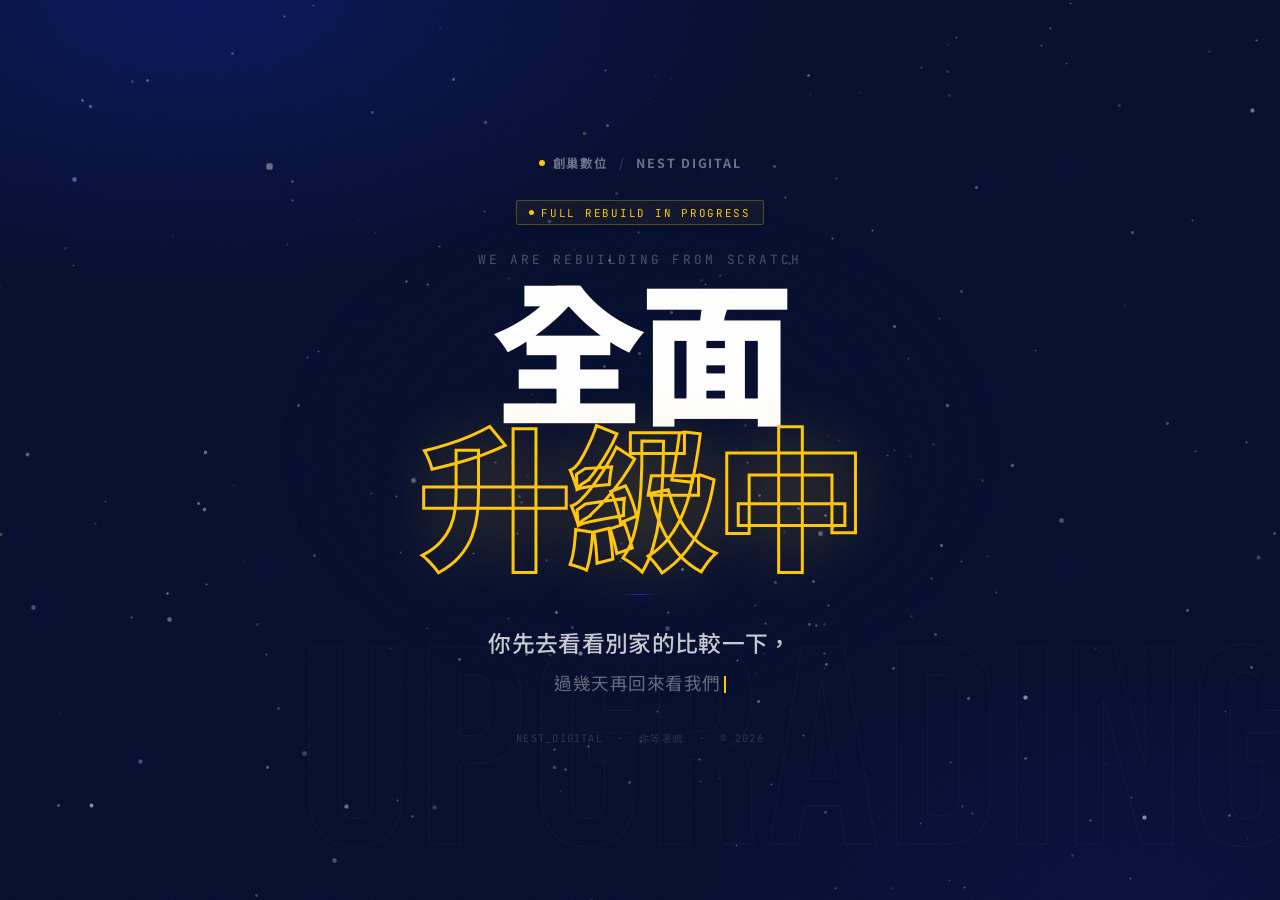
<file: index.html>
<!DOCTYPE html>
<html lang="zh-TW">
<head>
    <meta charset="UTF-8">
    <meta name="viewport" content="width=device-width, initial-scale=1.0">
    <meta http-equiv="refresh" content="0; url=maintenance.html">
    <title>創巢數位 | 你的技術副駕</title>
    
    <link rel="stylesheet" href="https://cdnjs.cloudflare.com/ajax/libs/font-awesome/6.4.0/css/all.min.css">
    <link rel="icon" href="image/icon.png" sizes="16x16">
    <link rel="apple-touch-icon" href="image/icon.png">
    <meta name="msapplication-TileImage" content="image/icon.png">
    <link rel="preconnect" href="https://fonts.googleapis.com">
    <link rel="preconnect" href="https://fonts.gstatic.com" crossorigin>
    <link href="https://fonts.googleapis.com/css2?family=Noto+Sans+TC:wght@400;500;900&display=swap" rel="stylesheet">
    <link rel="stylesheet" href="CSS/index.css">
    <script type="application/ld+json">
        {
        "@context": "https://schema.org",
        "@type": "Organization",
        "name": "NestX Media",
        "url": "https://www.nestxmedia.com",
        "logo": "https://www.nestxmedia.com/images/logo.png",
        "description": "創巢數位行銷，專業媒體製作與數位方案開發",
        "contactPoint": {
            "@type": "ContactPoint",
            "telephone": "+886-xxx-xxx-xxx",
            "contactType": "customer service"
            }
        }
    </script>
</head>
<body>

    <div class="bento-container">
        
        <div class="card hero-card">
            <div class="hero-text-content">
                <span class="tag">nestxmedia.com</span>
                <h1>創巢數位<br><span>你的技術副駕</span></h1>
                <p>
                    我們幫你處理那些「知道該做、卻沒時間碰」的技術難題。<br>
                    從網站、品牌經營到自動化系統，一次搞定。
                </p>
            </div>
            <div style="height: 100%;">
                <img src="image/logo.webp" alt="創巢太空人" class="main-mascot">
            </div>
        </div>

        <div class="card services-card">
            <div class="services-title">
                <h3>我們的專業服務</h3>
            </div>
            
            <div class="services-grid">
                
                <a href="social.html" class="service-item">
                    <div class="icon-box">
                        <i class="default-icon fas fa-mobile-alt"></i>
                        <i class="hover-icon fas fa-money-bill-wave"></i>
                    </div>
                    <h4>社群經營</h4>
                </a>

                <a href="virtual.html" class="service-item">
                    <div class="icon-box">
                        <i class="default-icon fas fa-robot"></i>
                        <i class="hover-icon fas fa-user-astronaut"></i>
                    </div>
                    <h4>虛擬網紅</h4>
                </a>

                <a href="website.html" class="service-item">
                    <div class="icon-box">
                        <i class="default-icon fas fa-laptop"></i>
                        <i class="hover-icon fas fa-window-maximize"></i>
                    </div>
                    <h4>一鍵式網站</h4>
                </a>

                <a href="system.html" class="service-item">
                    <div class="icon-box">
                        <i class="default-icon fas fa-cog"></i>
                        <i class="hover-icon fas fa-cogs"></i>
                    </div>
                    <h4>自動化系統</h4>
                </a>

            </div>
            
            <a href="services.html" class="btn-view-more">查看更多服務 <i class="fas fa-arrow-right"></i></a>
        </div>

        <div class="card about-card">
            <h3>關於創巢</h3>
            <p>成立於 2024，從不正常人類開發轉型而來。<br>我們是一人創業者的最佳後盾。</p>
            <a href="about.html" class="btn-circle"><i class="fas fa-arrow-right"></i></a>
        </div>

        <div class="card contact-cta-card">
            <h3>立即開始</h3>
            <p style="color:#333; font-weight:600;">想要打造你的數位品牌？<br>點擊這裡預約諮詢。</p>
            <a href="https://line.me/R/ti/p/@604vqsva" class="btn-circle" style="background:#1736F5; color:#fff;">
                <i class="fas fa-plus"></i>
            </a>
        </div>

        <div class="card footer-contact">
            <img src="image/astronaut_07.png" alt="創巢太空人操作電腦" class="corner-astronaut">

            <div class="footer-content-wrapper">
                
                <div class="footer-text-group">
                    <h3 style="color:var(--accent-yellow); margin-bottom: 8px;">聯絡資訊</h3>
                    <p style="opacity: 0.8; margin-bottom: 20px; font-size: 0.95rem;">隨時準備好為您的下一個專案提供支援。</p>
                    
                    <ul class="contact-list">
                        <li>
                            <i class="fas fa-map-marker-alt"></i> 
                            <span>桃園市中壢區中央西路二段268號5樓</span>
                        </li>
                        <li>
                            <i class="fas fa-phone-alt"></i> 
                            <a href="tel:03-4912872">03-4912872</a>
                        </li>
                        <li>
                            <i class="fas fa-envelope"></i> 
                            <a href="mailto:crazyfunlife8@gmail.com">crazyfunlife8@gmail.com</a>
                        </li>
                    </ul>
                </div>

                <div class="footer-social-group">
                    <h4 style="font-weight: 500; font-size: 0.9rem; color: var(--accent-yellow); margin-bottom: 10px; display:block;">追蹤我們</h4>
                    <div class="social-links">
                        <a href="https://www.facebook.com/nest.x.24/" target="_blank" class="social-btn fb" title="Facebook">
                            <i class="fab fa-facebook-f"></i>
                        </a>
                        <a href="https://www.instagram.com/e04boss_/" target="_blank" class="social-btn ig" title="Instagram">
                            <i class="fab fa-instagram"></i>
                        </a>
                        <a href="https://line.me/R/ti/p/@604vqsva" target="_blank" class="social-btn line" title="LINE">
                            <i class="fab fa-line"></i>
                        </a>
                    </div>
                </div>

            </div>
        </div>

    </div>

    <nav class="dock-nav">
        <a href="index.html" class="active">首頁</a>
        
        <a href="about.html">關於我們</a>
        <a href="services.html">服務項目</a>
        <a href="news.html">最新消息</a>
        <a href="contact.html">聯絡我們</a>
    </nav>

</body>
</html>
</file>
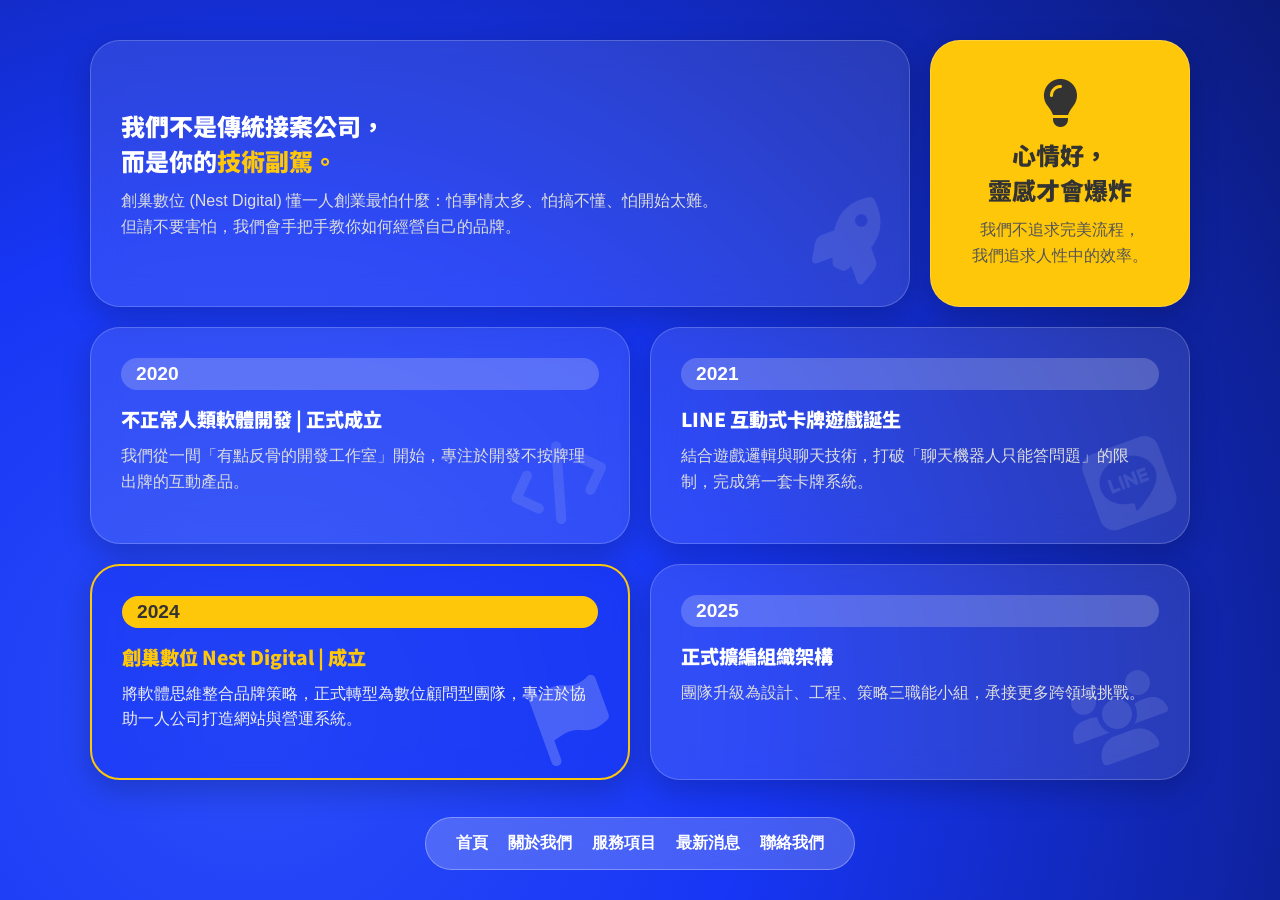
<file: about.html>
<!DOCTYPE html>
<html lang="zh-TW">
<head>
    <meta charset="UTF-8">
    <meta name="viewport" content="width=device-width, initial-scale=1.0">
    <title>關於創巢 | Nest Digital</title>
    
    <link rel="stylesheet" href="https://cdnjs.cloudflare.com/ajax/libs/font-awesome/6.4.0/css/all.min.css">
    <link rel="icon" href="image/icon.png" sizes="16x16">
    <link rel="icon" href="image/icon.png" type="image/x-icon">
    <link rel="apple-touch-icon" href="image/icon.png">
    <meta name="msapplication-TileImage" content="image/icon.png">
    <link rel="preconnect" href="https://fonts.googleapis.com">
    <link rel="preconnect" href="https://fonts.gstatic.com" crossorigin>
    <link href="https://fonts.googleapis.com/css2?family=Noto+Sans+TC:wght@900&display=swap" rel="stylesheet">
    <link rel="stylesheet" href="CSS/about.css">
</head>
<body>

    <div class="container">

        <div class="card intro-card">
            <h2 style="color:var(--text-white)">我們不是傳統接案公司，<br>而是你的<span style="color:var(--accent-yellow)">技術副駕。</span></h2>
            <p>
                創巢數位 (Nest Digital) 懂一人創業最怕什麼：怕事情太多、怕搞不懂、怕開始太難。<br>
                但請不要害怕，我們會手把手教你如何經營自己的品牌。
            </p>
            <i class="fas fa-rocket bg-icon"></i>
        </div>

        <div class="card philosophy-card">
            <i class="fas fa-lightbulb" style="font-size:3rem; margin-bottom:10px;"></i>
            <h3>心情好，<br>靈感才會爆炸</h3>
            <p>我們不追求完美流程，<br>我們追求人性中的效率。</p>
        </div>

        <div class="card year-card">
            <span class="year-badge">2020</span>
            <h3>不正常人類軟體開發 | 正式成立</h3>
            <p>我們從一間「有點反骨的開發工作室」開始，專注於開發不按牌理出牌的互動產品。</p>
            <i class="fas fa-code bg-icon"></i>
        </div>

        <div class="card year-card">
            <span class="year-badge">2021</span>
            <h3>LINE 互動式卡牌遊戲誕生</h3>
            <p>結合遊戲邏輯與聊天技術，打破「聊天機器人只能答問題」的限制，完成第一套卡牌系統。</p>
            <i class="fab fa-line bg-icon"></i>
        </div>

        <div class="card year-card highlight">
            <span class="year-badge">2024</span>
            <h3 style="color:var(--accent-yellow)">創巢數位 Nest Digital | 成立</h3>
            <p style="color:#eee">將軟體思維整合品牌策略，正式轉型為數位顧問型團隊，專注於協助一人公司打造網站與營運系統。</p>
            <i class="fas fa-flag bg-icon" style="opacity:0.2; color:#fff;"></i>
        </div>

        <div class="card year-card">
            <span class="year-badge">2025</span>
            <h3>正式擴編組織架構</h3>
            <p>團隊升級為設計、工程、策略三職能小組，承接更多跨領域挑戰。</p>
            <i class="fas fa-users bg-icon"></i>
        </div>

    </div>

   <nav class="dock-nav">
        <a href="index.html">首頁</a>       
        <a href="about.html" class="active">關於我們</a>
        <a href="services.html">服務項目</a>
        <a href="news.html">最新消息</a>
        <a href="contact.html">聯絡我們</a>
    </nav>

</body>
</html>
</file>
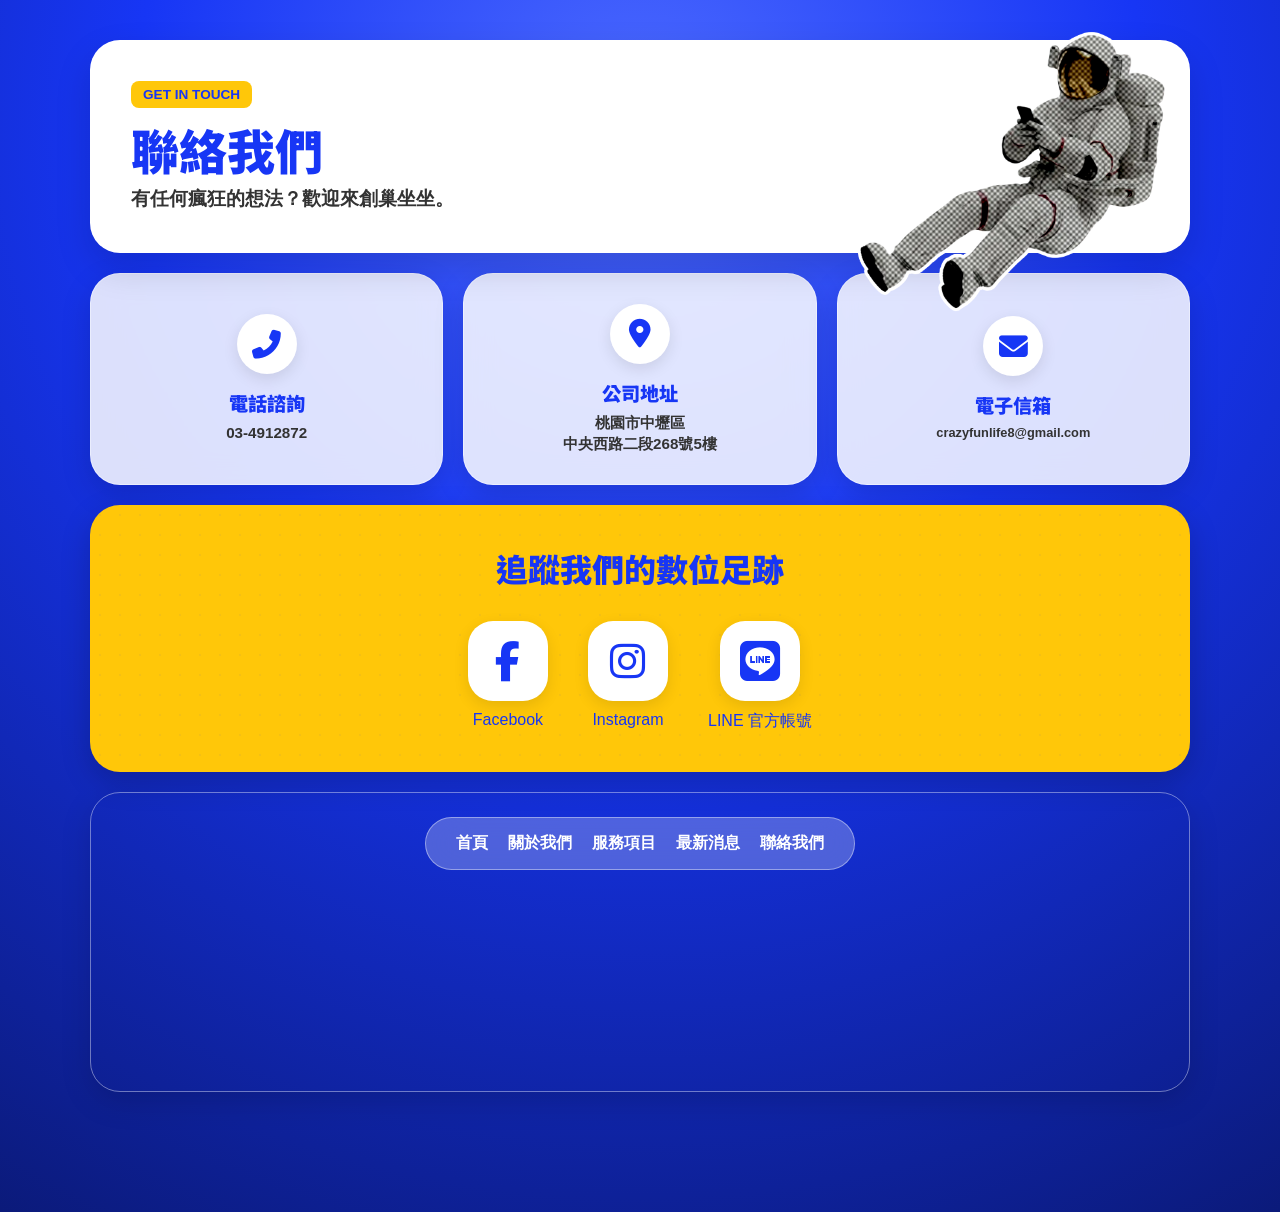
<file: contact.html>
<!DOCTYPE html>
<html lang="zh-TW">
<head>
    <meta charset="UTF-8">
    <meta name="viewport" content="width=device-width, initial-scale=1.0">
    <title>聯絡我們 | Nest Digital</title>
    
    <link rel="stylesheet" href="https://cdnjs.cloudflare.com/ajax/libs/font-awesome/6.4.0/css/all.min.css">
    <link rel="icon" href="image/icon.png" sizes="16x16">
    <link rel="icon" href="image/icon.png" type="image/x-icon">
    <link rel="apple-touch-icon" href="image/icon.png">
    <meta name="msapplication-TileImage" content="image/icon.png">
    <link rel="preconnect" href="https://fonts.googleapis.com">
    <link rel="preconnect" href="https://fonts.gstatic.com" crossorigin>
    <link href="https://fonts.googleapis.com/css2?family=Noto+Sans+TC:wght@900&display=swap" rel="stylesheet">
    <link rel="stylesheet" href="CSS/contact.css">
</head>
<body>

    <div class="container">

        <div class="header-card">
            <div class="header-content">
                <span class="header-tag">GET IN TOUCH</span>
                <h1>聯絡我們</h1>
                <p>有任何瘋狂的想法？歡迎來創巢坐坐。</p>
            </div>
            <img src="image/astronaut_08.png" alt="漂浮太空人" class="floating-mascot">
        </div>

        <a href="tel:03-4912872" class="info-card">
            <div class="info-icon"><i class="fas fa-phone-alt"></i></div>
            <h3>電話諮詢</h3>
            <p>03-4912872</p>
        </a>

        <a href="https://www.google.com/maps/place/%E4%BC%81%E6%A5%AD%E5%AF%B6%E5%BA%A7/@24.9610213,121.2087869,17z/data=!3m1!4b1!4m6!3m5!1s0x346823ca1c4efe27:0x54fcbb4bdd3fea54!8m2!3d24.9610165!4d121.2113618!16s%2Fg%2F11h1_0j8tj?hl=zh-TW&entry=ttu&g_ep=EgoyMDI2MDMwOC4wIKXMDSoASAFQAw%3D%3D" target="_blank" class="info-card">
            <div class="info-icon"><i class="fas fa-map-marker-alt"></i></div>
            <h3>公司地址</h3>
            <p>桃園市中壢區<br>中央西路二段268號5樓</p>
        </a>

        <a href="mailto:crazyfunlife8@gmail.com" class="info-card">
            <div class="info-icon"><i class="fas fa-envelope"></i></div>
            <h3>電子信箱</h3>
            <p style="font-size:0.8rem;">crazyfunlife8@gmail.com</p>
        </a>

        <div class="social-card">
            <div class="social-content">
                <h2>追蹤我們的數位足跡</h2>
                <div class="social-grid">
                    <a href="https://www.facebook.com/nest.x.24/" target="_blank" class="social-btn fb">
                        <div class="social-icon-box"><i class="fab fa-facebook-f"></i></div>
                        <span>Facebook</span>
                    </a>
                    
                    <a href="https://www.instagram.com/e04boss_/" target="_blank" class="social-btn ig">
                        <div class="social-icon-box"><i class="fab fa-instagram"></i></div>
                        <span>Instagram</span>
                    </a>
                    
                    <a href="https://line.me/R/ti/p/@604vqsva?ts=01261611&oat_content=url" target="_blank" class="social-btn line">
                        <div class="social-icon-box"><i class="fab fa-line"></i></div>
                        <span>LINE 官方帳號</span>
                    </a>
                </div>
            </div>
        </div>

        <div class="map-card">
            <iframe class="map-frame" 
                src="https://www.google.com/maps/embed?pb=!1m18!1m12!1m3!1d3616.9247648347895!2d121.21639897595393!3d24.968673840924972!2m3!1f0!2f0!3f0!3m2!1i1024!2i768!4f13.1!3m3!1m2!1s0x346823c1878f7e83%3A0x62947e276233527!2zMzIw5qGD5ZyS5biC5Lit5aOi5Y2A5Lit5aSu6KW_6Lev5LqM5q61MjY46JmfNU!5e0!3m2!1szh-TW!2stw!4v1709620000000!5m2!1szh-TW!2stw" 
                allowfullscreen="" loading="lazy">
            </iframe>
        </div>

    </div>

    <nav class="dock-nav">

        <a href="index.html">首頁</a>
        <a href="about.html">關於我們</a>
        <a href="services.html">服務項目</a>
        <a href="news.html">最新消息</a>
        <a href="contact.html" class="active">聯絡我們</a>

    </nav>

</body>
</html>
</file>
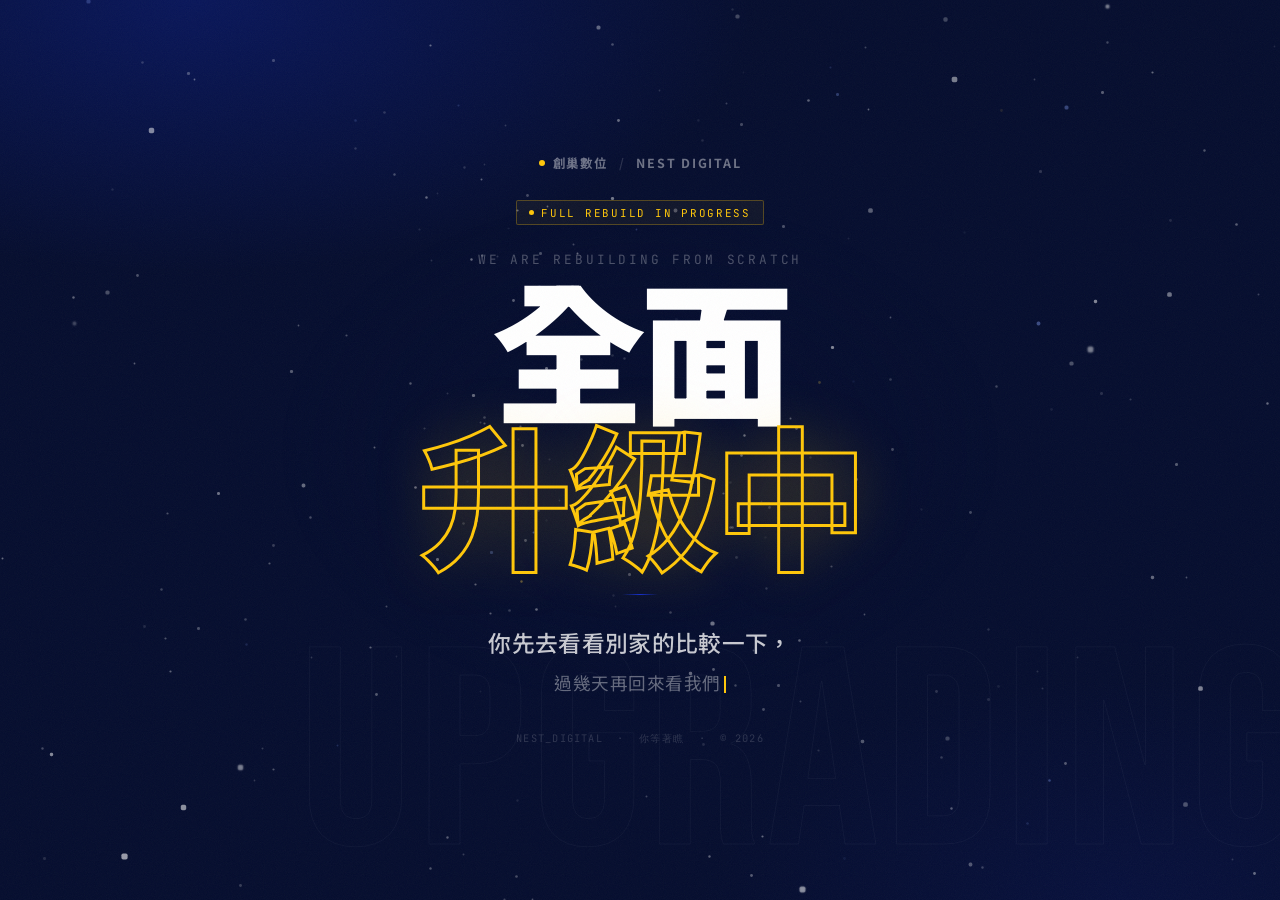
<file: maintenance.html>
<!DOCTYPE html>
<html lang="zh-TW">
<head>
    <meta charset="UTF-8">
    <meta name="viewport" content="width=device-width, initial-scale=1.0">
    <title>升級中 — 創巢數位 Nest Digital</title>
    <meta name="robots" content="noindex, nofollow">
    <link rel="preconnect" href="https://fonts.googleapis.com">
    <link rel="preconnect" href="https://fonts.gstatic.com" crossorigin>
    <link href="https://fonts.googleapis.com/css2?family=Bebas+Neue&family=Noto+Sans+TC:wght@400;700;900&family=JetBrains+Mono:wght@400&display=swap" rel="stylesheet">
    <style>
        *, *::before, *::after { box-sizing: border-box; margin: 0; padding: 0; }

        :root {
            --black:  #050d2e;
            --blue:   #1736f5;
            --yellow: #FFC709;
            --muted:  rgba(255,255,255,0.42);
        }

        html, body { height: 100%; }

        body {
            font-family: 'Noto Sans TC', sans-serif;
            background:
                radial-gradient(ellipse 80% 55% at 15%   0%, rgba(23,54,245,0.22) 0%, transparent 55%),
                radial-gradient(ellipse 60% 45% at 88% 100%, rgba(10,20,80, 0.42) 0%, transparent 55%),
                var(--black);
            color: #fff;
            min-height: 100vh;
            display: flex;
            flex-direction: column;
            align-items: center;
            justify-content: center;
            overflow: hidden;
            position: relative;
        }

        /* ── Grain texture ── */
        body::after {
            content: '';
            position: fixed; inset: 0;
            pointer-events: none; z-index: 9999; opacity: 0.045;
            background-image: url("data:image/svg+xml,%3Csvg xmlns='http://www.w3.org/2000/svg' width='256' height='256'%3E%3Cfilter id='n'%3E%3CfeTurbulence type='fractalNoise' baseFrequency='0.85' numOctaves='4' stitchTiles='stitch'/%3E%3C/filter%3E%3Crect width='100%25' height='100%25' filter='url(%23n)'/%3E%3C/svg%3E");
            background-size: 200px 200px;
        }

        /* ── CSS 星空 ── */
        #starfield {
            position: fixed; inset: 0;
            pointer-events: none; z-index: 0; overflow: hidden;
        }

        #starfield::before {
            content: '';
            position: absolute; inset: 0;
            background: radial-gradient(
                ellipse 40% 40% at 50% 50%,
                rgba(5,13,46,0.85) 0%,
                rgba(5,13,46,0.40) 38%,
                transparent 70%
            );
        }

        .stars {
            position: absolute; inset: -15%;
            width: 130%; height: 130%;
            will-change: transform;
        }
        .stars--s { animation: drift-s 140s linear infinite; opacity: 0.75; }
        .stars--m { animation: drift-m 200s linear infinite; opacity: 0.70; }
        .stars--l { animation: drift-l 260s linear infinite; opacity: 0.65; }

        @keyframes drift-s {
            from { transform: translate(0,0) rotate(0deg); }
            to   { transform: translate(70px,45px) rotate(1.0deg); }
        }
        @keyframes drift-m {
            from { transform: translate(0,0) rotate(0deg); }
            to   { transform: translate(-50px,38px) rotate(-0.7deg); }
        }
        @keyframes drift-l {
            from { transform: translate(0,0) rotate(0deg); }
            to   { transform: translate(22px,-80px) rotate(1.3deg); }
        }

        /* ── 裝飾背景大字 ── */
        .bg-text {
            position: fixed;
            font-family: 'Bebas Neue', sans-serif;
            font-size: clamp(8rem, 22vw, 22rem);
            color: transparent;
            -webkit-text-stroke: 1px rgba(255,255,255,0.04);
            white-space: nowrap;
            user-select: none; pointer-events: none;
            bottom: -0.1em; right: -2%;
            z-index: 1;
            letter-spacing: 0.02em;
        }

        /* ── 主內容 ── */
        .page {
            position: relative; z-index: 10;
            display: flex; flex-direction: column;
            align-items: center; text-align: center;
            padding: 2rem 2.5rem;
            gap: 1.8rem;
            max-width: 860px;
            animation: page-in 1.1s cubic-bezier(0.16,1,0.3,1) both;
        }

        @keyframes page-in {
            from { opacity: 0; transform: translateY(32px); }
            to   { opacity: 1; transform: translateY(0); }
        }

        /* 品牌標記 */
        .brand {
            display: flex; align-items: center; gap: 0.5rem;
            font-size: 0.78rem; font-weight: 700;
            letter-spacing: 0.14em; color: var(--muted);
            text-transform: uppercase;
        }
        .brand__dot {
            width: 6px; height: 6px; border-radius: 50%;
            background: var(--yellow);
            animation: pulse-dot 2.5s ease-in-out infinite;
        }
        @keyframes pulse-dot {
            0%,100% { opacity:1; transform:scale(1); }
            50%      { opacity:.4; transform:scale(1.6); }
        }

        /* 狀態徽章 */
        .badge {
            display: inline-flex; align-items: center; gap: 0.45rem;
            font-family: 'JetBrains Mono', monospace;
            font-size: 0.68rem; letter-spacing: 0.16em;
            color: var(--yellow);
            border: 1px solid rgba(255,199,9,0.28);
            padding: 0.28rem 0.75rem; border-radius: 2px;
            background: rgba(255,199,9,0.05);
            animation: page-in 1.1s 0.1s cubic-bezier(0.16,1,0.3,1) both;
        }
        .badge__dot {
            width: 5px; height: 5px; border-radius: 50%;
            background: var(--yellow);
            animation: blink 1.2s ease-in-out infinite;
        }
        @keyframes blink { 0%,100%{opacity:1} 50%{opacity:0.08} }

        /* 主標題 */
        .title {
            font-weight: 900;
            font-size: clamp(4rem, 12vw, 10rem);
            line-height: 0.95;
            letter-spacing: -0.04em;
            animation: page-in 1.1s 0.15s cubic-bezier(0.16,1,0.3,1) both;
        }

        /* 標題前置小字：給大字提供敘事脈絡 */
        .title-pre {
            display: block;
            font-family: 'JetBrains Mono', monospace;
            font-size: clamp(0.65rem, 1.2vw, 0.8rem);
            font-weight: 400;
            letter-spacing: 0.22em;
            color: rgba(255,255,255,0.28);
            margin-bottom: 0.55em;
            text-transform: uppercase;
        }

        .title .accent {
            color: transparent;
            -webkit-text-stroke: 3px var(--yellow);
            display: block;
            text-shadow: 0 0 60px rgba(255,199,9,0.18);
        }

        /* 分隔線 */
        .divider {
            width: 36px; height: 1px;
            background: linear-gradient(90deg, transparent, rgba(23,54,245,0.8), transparent);
            animation: page-in 1.1s 0.25s cubic-bezier(0.16,1,0.3,1) both;
        }

        /* 文案容器 */
        .message {
            display: flex; flex-direction: column;
            gap: 0.45em;
            max-width: 540px;
            animation: page-in 1.1s 0.3s cubic-bezier(0.16,1,0.3,1) both;
        }

        /* 主句：大、亮、有重量 */
        .msg-q {
            font-size: clamp(1.05rem, 2.8vw, 1.42rem);
            font-weight: 500;
            color: rgba(255,255,255,0.78);
            line-height: 1.7;
            letter-spacing: 0.015em;
        }

        /* 收尾句：小一號、稍暗、帶游標 — 是結論，不是補充 */
        .msg-close {
            font-size: clamp(0.88rem, 2vw, 1.1rem);
            font-weight: 400;
            color: rgba(255,255,255,0.38);
            letter-spacing: 0.03em;
        }

        .cursor {
            display: inline-block;
            width: 2px; height: 0.95em;
            background: var(--yellow);
            vertical-align: middle; margin-left: 3px;
            animation: blink 0.85s step-end infinite;
        }

        /* 底部資訊 */
        .meta {
            font-family: 'JetBrains Mono', monospace;
            font-size: 0.65rem;
            color: rgba(255,255,255,0.16);
            letter-spacing: 0.12em;
            margin-top: 0.5rem;
            animation: page-in 1.1s 0.45s cubic-bezier(0.16,1,0.3,1) both;
        }

        /* ── RWD ── */
        @media (max-width: 540px) {
            .title .accent {
                -webkit-text-stroke: 0;
                color: var(--yellow);
            }
            .bg-text { font-size: clamp(5rem, 28vw, 10rem); }
        }
    </style>
</head>
<body>

    <div id="starfield" aria-hidden="true">
        <div class="stars stars--s"></div>
        <div class="stars stars--m"></div>
        <div class="stars stars--l"></div>
    </div>

    <div class="bg-text" aria-hidden="true">UPGRADING</div>

    <main class="page">

        <div class="brand">
            <span class="brand__dot"></span>
            <span>創巢數位</span>
            <span style="opacity:.35;margin:0 3px">/</span>
            <span>Nest Digital</span>
        </div>

        <div class="badge">
            <span class="badge__dot"></span>
            FULL REBUILD IN PROGRESS
        </div>

        <h1 class="title">
            <span class="title-pre">we are rebuilding from scratch</span>
            全面
            <span class="accent">升級中</span>
        </h1>

        <div class="divider"></div>

        <div class="message">
            <p class="msg-q">你先去看看別家的比較一下，</p>
            <p class="msg-close">過幾天再回來看我們<span class="cursor"></span></p>
        </div>

        <p class="meta">NEST_DIGITAL &nbsp;·&nbsp; 你等著瞧 &nbsp;·&nbsp; © 2026</p>

    </main>

    <script>
        /* ── 輻射分布星空（與主站一致）── */
        (function () {
            const VW = window.innerWidth  || 1440;
            const VH = window.innerHeight || 900;
            const CX   = Math.round(VW * 0.65);
            const CY   = Math.round(VH * 0.65);
            const RMAX = Math.round(Math.sqrt(CX * CX + CY * CY) * 1.15);

            const layers = [
                { sel: '.stars--s', count: 320,
                  getR: () => 90 + Math.pow(Math.random(), 1.2) * RMAX * 0.72,
                  sMin: 0.4, sMax: 1.0, oMin: 0.08, oMax: 0.52, glow: 0.0 },
                { sel: '.stars--m', count: 100,
                  getR: () => 160 + Math.pow(Math.random(), 0.85) * RMAX * 0.85,
                  sMin: 1.0, sMax: 1.8, oMin: 0.30, oMax: 0.78, glow: 0.06 },
                { sel: '.stars--l', count: 25,
                  getR: () => RMAX * 0.38 + Math.random() * RMAX * 0.68,
                  sMin: 1.5, sMax: 2.8, oMin: 0.60, oMax: 1.00, glow: 0.45 },
            ];

            layers.forEach(({ sel, count, getR, sMin, sMax, oMin, oMax, glow }) => {
                const el = document.querySelector(sel);
                if (!el) return;
                el.style.cssText += 'width:1px;height:1px;border-radius:50%;background:transparent;';
                const shadows = [];
                for (let i = 0; i < count; i++) {
                    const angle = Math.random() * Math.PI * 2;
                    const r     = getR();
                    const x     = Math.round(CX + Math.cos(angle) * r);
                    const y     = Math.round(CY + Math.sin(angle) * r);
                    const size  = +(sMin + Math.random() * (sMax - sMin)).toFixed(1);
                    const op    = +(oMin + Math.random() * (oMax - oMin)).toFixed(2);
                    const rnd   = Math.random();
                    const color = rnd < 0.03 ? `rgba(255,210,80,${op})`
                                : rnd < 0.10 ? `rgba(140,170,255,${op})`
                                : `rgba(255,255,255,${op})`;
                    const blur  = Math.random() < glow ? +(1 + Math.random()).toFixed(1) : 0;
                    shadows.push(`${x}px ${y}px ${blur}px ${size}px ${color}`);
                }
                el.style.boxShadow = shadows.join(',');
            });
        })();
    </script>

</body>
</html>
</file>
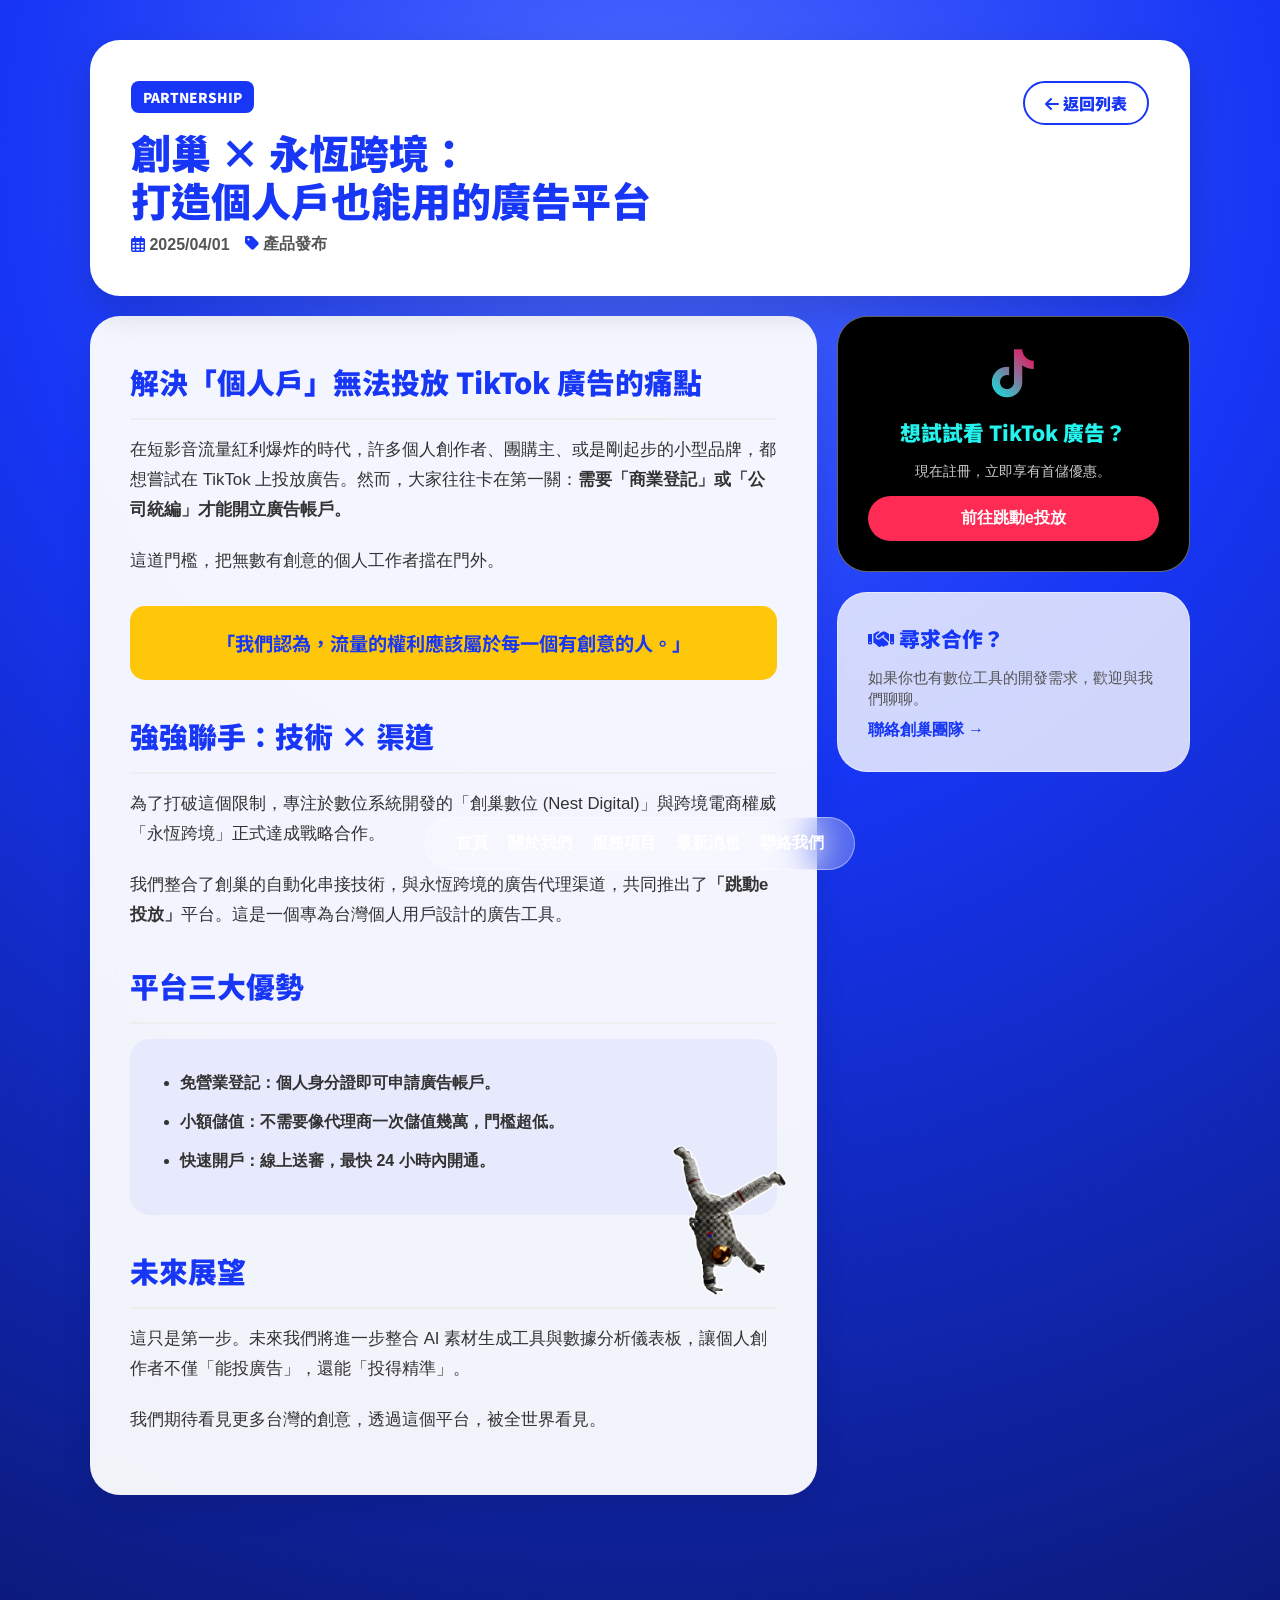
<file: news-collaboration.html>
<!DOCTYPE html>
<html lang="zh-TW">
<head>
    <meta charset="UTF-8">
    <meta name="viewport" content="width=device-width, initial-scale=1.0">
    <title>創巢 × 永恆跨境 | Nest Digital</title>
    
    <link rel="stylesheet" href="https://cdnjs.cloudflare.com/ajax/libs/font-awesome/6.4.0/css/all.min.css">
    <link rel="icon" href="image/icon.png" sizes="16x16">
    <link rel="icon" href="image/icon.png" type="image/x-icon">
    <link rel="apple-touch-icon" href="image/icon.png">
    <meta name="msapplication-TileImage" content="image/icon.png">
    <link rel="preconnect" href="https://fonts.googleapis.com">
    <link rel="preconnect" href="https://fonts.gstatic.com" crossorigin>
    <link href="https://fonts.googleapis.com/css2?family=Noto+Sans+TC:wght@400;700;900&display=swap" rel="stylesheet">
    <link rel="stylesheet" href="CSS/news-collaboration.css">
</head>
<body>

    <div class="container">

        <div class="header-card">
            <a href="news.html" class="back-link"><i class="fas fa-arrow-left"></i> 返回列表</a>
            <div class="header-content">
                <span class="header-tag">PARTNERSHIP</span>
                <h1>創巢 × 永恆跨境：<br>打造個人戶也能用的廣告平台</h1>
                <div class="meta-info">
                    <span><i class="far fa-calendar-alt"></i> 2025/04/01</span>
                    <span><i class="fas fa-tag"></i> 產品發布</span>
                </div>
            </div>
        </div>

        <div class="article-card">
            <div class="article-content">
                <h2>解決「個人戶」無法投放 TikTok 廣告的痛點</h2>
                <p>在短影音流量紅利爆炸的時代，許多個人創作者、團購主、或是剛起步的小型品牌，都想嘗試在 TikTok 上投放廣告。然而，大家往往卡在第一關：<strong>需要「商業登記」或「公司統編」才能開立廣告帳戶。</strong></p>
                <p>這道門檻，把無數有創意的個人工作者擋在門外。</p>
                
                <div class="highlight-box">
                    「我們認為，流量的權利應該屬於每一個有創意的人。」
                </div>

                <h2>強強聯手：技術 × 渠道</h2>
                <p>為了打破這個限制，專注於數位系統開發的「創巢數位 (Nest Digital)」與跨境電商權威「永恆跨境」正式達成戰略合作。</p>
                <p>我們整合了創巢的自動化串接技術，與永恆跨境的廣告代理渠道，共同推出了<strong>「跳動e投放」</strong>平台。這是一個專為台灣個人用戶設計的廣告工具。</p>

                <h2>平台三大優勢</h2>
                <ul>
                    <li>免營業登記：個人身分證即可申請廣告帳戶。</li>
                    <li>小額儲值：不需要像代理商一次儲值幾萬，門檻超低。</li>
                    <li>快速開戶：線上送審，最快 24 小時內開通。</li>
                </ul>

                <h2>未來展望</h2>
                <p>這只是第一步。未來我們將進一步整合 AI 素材生成工具與數據分析儀表板，讓個人創作者不僅「能投廣告」，還能「投得精準」。</p>
                <p>我們期待看見更多台灣的創意，透過這個平台，被全世界看見。</p>
            </div>
            
            <img src="image/astronaut_03.png" class="small-mascot" alt="Decor">
        </div>

        <div class="sidebar-card">
            
            <div class="info-box cta-box">
                <div class="cta-icon"><i class="fab fa-tiktok"></i></div>
                <h3>想試試看 TikTok 廣告？</h3>
                <p style="font-size:0.9rem; color:#ccc;">現在註冊，立即享有首儲優惠。</p>
                <a href="https://ads.nest-creation.com/Login" class="cta-btn">前往跳動e投放</a>
            </div>

            <div class="info-box">
		<h3 style="color: var(--brand-blue);"><i class="fas fa-handshake"></i> 尋求合作？</h3>
    		<p style="font-size:0.95rem; color:#555;">如果你也有數位工具的開發需求，歡迎與我們聊聊。</p>
    		<a href="contact.html" style="color:var(--brand-blue); font-weight:bold; text-decoration:none; margin-top:10px; display:inline-block;">
        聯絡創巢團隊 &rarr;
    </a>
	</div>

        </div>

    </div>

   <nav class="dock-nav">
        <a href="index.html">首頁</a>
        <a href="about.html">關於我們</a>
        <a href="services.html">服務項目</a>       
        <a href="news.html" class="active">最新消息</a>
        <a href="contact.html">聯絡我們</a>
    </nav>

</body>
</html>
</file>
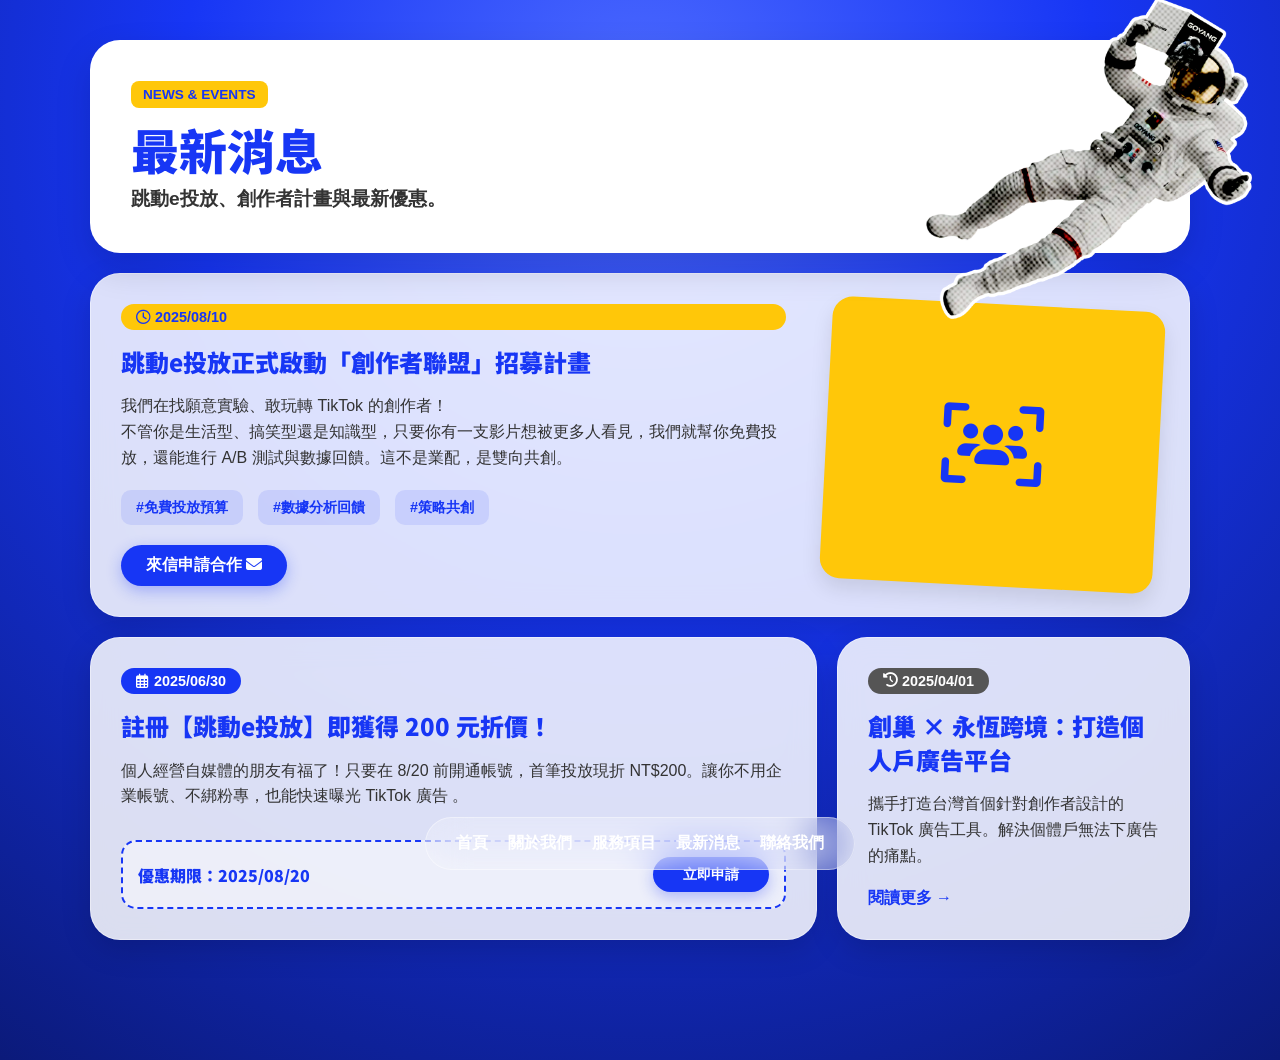
<file: news.html>
<!DOCTYPE html>
<html lang="zh-TW">
<head>
    <meta charset="UTF-8">
    <meta name="viewport" content="width=device-width, initial-scale=1.0">
    <title>最新消息 | Nest Digital</title>
    
    <link rel="stylesheet" href="https://cdnjs.cloudflare.com/ajax/libs/font-awesome/6.4.0/css/all.min.css">
    <link rel="icon" href="image/icon.png" sizes="16x16">
    <link rel="apple-touch-icon" href="image/icon.png">
    <meta name="msapplication-TileImage" content="image/icon.png">
    <link rel="preconnect" href="https://fonts.googleapis.com">
    <link rel="preconnect" href="https://fonts.gstatic.com" crossorigin>
    <link href="https://fonts.googleapis.com/css2?family=Noto+Sans+TC:wght@900&display=swap" rel="stylesheet">
    <link rel="stylesheet" href="CSS/news.css">
</head>
<body>

    <div class="container">

        <div class="header-card">
            <div class="header-content">
                <span class="header-tag">NEWS & EVENTS</span>
                <h1>最新消息</h1>
                <p>跳動e投放、創作者計畫與最新優惠。</p>
            </div>
            <img src="image/astronaut_09.png" alt="漂浮太空人" class="floating-mascot">
        </div>

        <div class="news-card hero-news">
            <div class="hero-content">
                <div class="date-badge new"><i class="far fa-clock"></i> 2025/08/10</div>
                <h2 class="news-title">跳動e投放正式啟動「創作者聯盟」招募計畫</h2>
                <p class="news-desc">
                    我們在找願意實驗、敢玩轉 TikTok 的創作者！<br>
                    不管你是生活型、搞笑型還是知識型，只要你有一支影片想被更多人看見，我們就幫你免費投放，還能進行 A/B 測試與數據回饋。這不是業配，是雙向共創。
                </p>
                <div class="highlight-list">
                    <span class="highlight-item">#免費投放預算</span>
                    <span class="highlight-item">#數據分析回饋</span>
                    <span class="highlight-item">#策略共創</span>
                </div>
                <a href="mailto:crazyfunlife8@gmail.com?subject=創作者合作" class="action-btn">
                    來信申請合作 <i class="fas fa-envelope"></i>
                </a>
            </div>
            <div class="hero-visual">
                <i class="fas fa-users-viewfinder"></i>
            </div>
        </div>

        <div class="news-card promo-card">
            <div class="date-badge"><i class="far fa-calendar-alt"></i> 2025/06/30</div>
            <h3 class="news-title">註冊【跳動e投放】即獲得 200 元折價！</h3>
            <p class="news-desc">
                個人經營自媒體的朋友有福了！只要在 8/20 前開通帳號，首筆投放現折 NT$200。讓你不用企業帳號、不綁粉專，也能快速曝光 TikTok 廣告 。
            </p>
            <div class="promo-code-box">
                <div class="promo-text">優惠期限：2025/08/20</div>
                <a href="https://ads.nest-creation.com/Login" class="action-btn" style="padding: 8px 30px; font-size: 0.9rem;">立即申請</a>
            </div>
        </div>

        <div class="news-card info-card">
            <div class="date-badge" style="background:#555;"><i class="fas fa-history"></i> 2025/04/01</div>
            <h3 class="news-title">創巢 × 永恆跨境：打造個人戶廣告平台</h3>
            <p class="news-desc">
                攜手打造台灣首個針對創作者設計的 TikTok 廣告工具。解決個體戶無法下廣告的痛點。
            </p>
            <a href="news-collaboration.html" style="color:var(--brand-blue); font-weight:bold; text-decoration:none;">閱讀更多 &rarr;</a>
        </div>

    </div>

    <nav class="dock-nav">
        <a href="index.html">首頁</a>
        <a href="about.html">關於我們</a>
        <a href="services.html">服務項目</a>        
        <a href="news.html" class="active">最新消息</a>
        <a href="contact.html">聯絡我們</a>
    </nav>

</body>
</html>
</file>
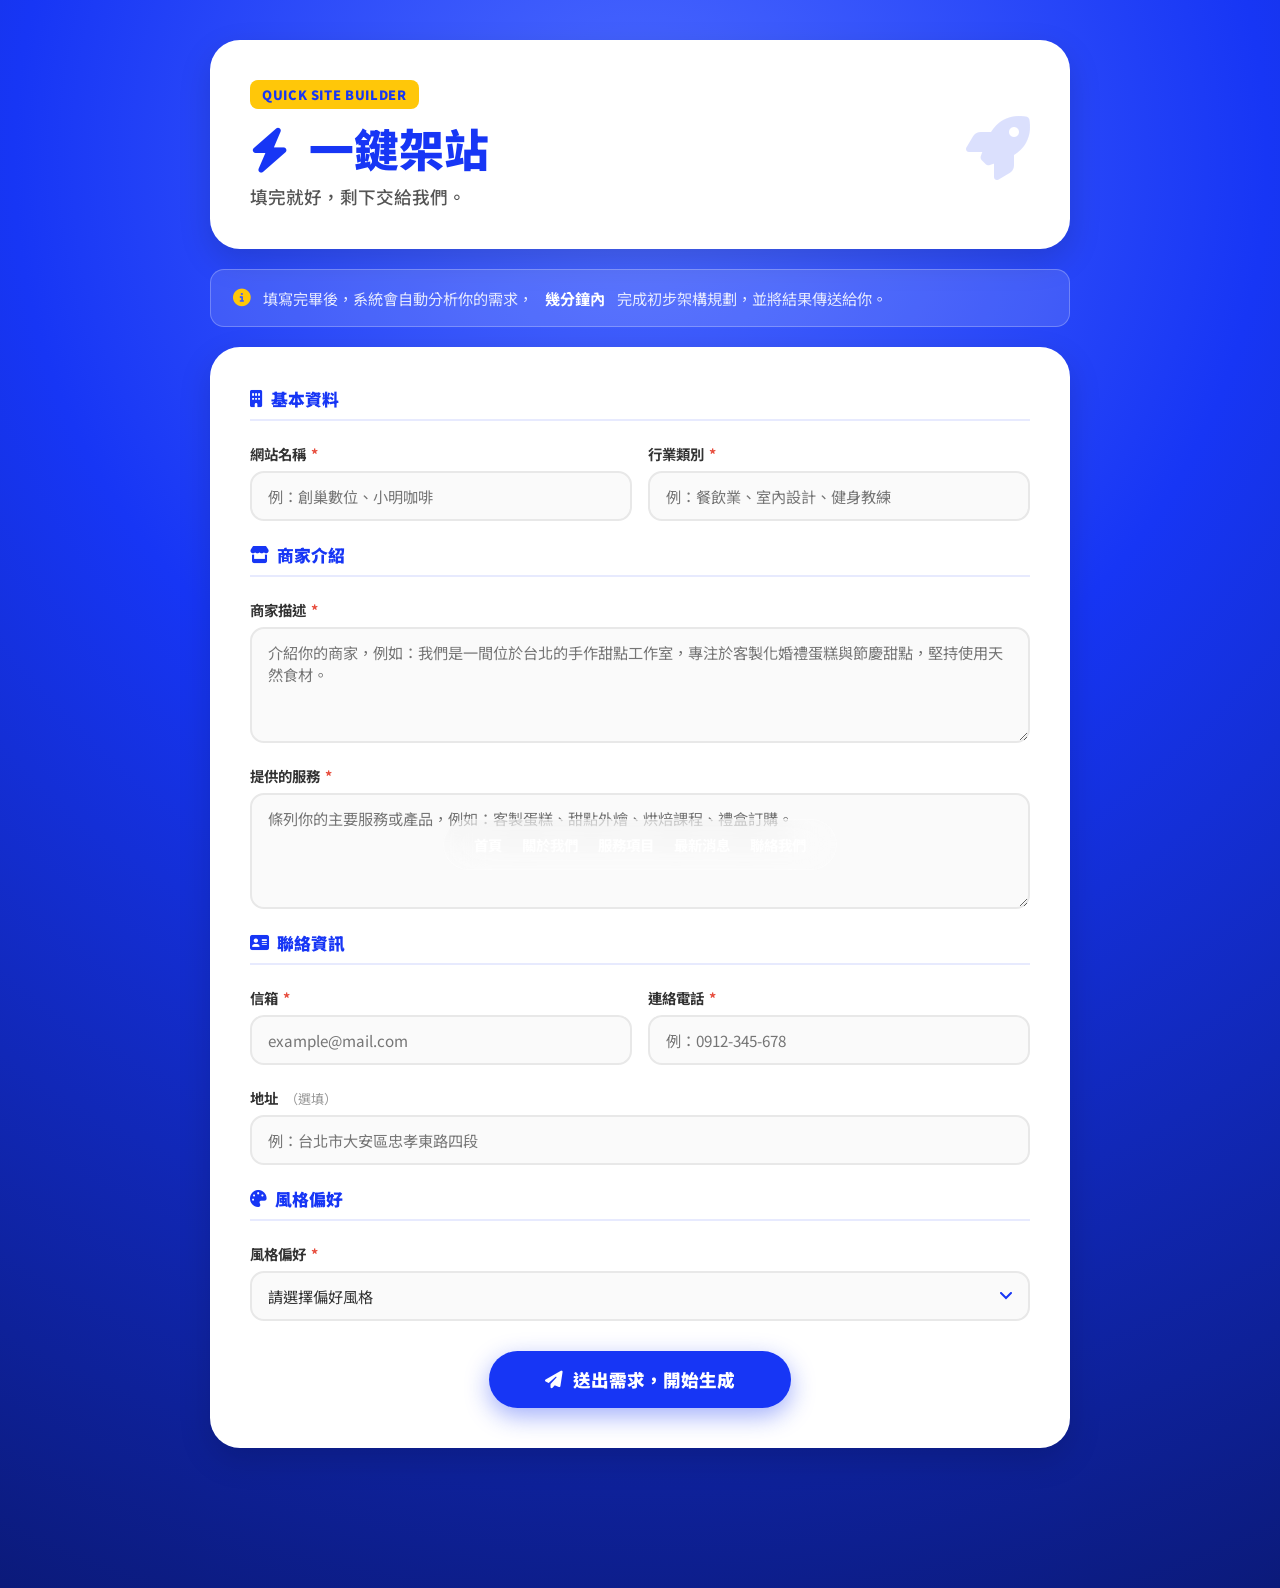
<file: quick-site.html>
<!DOCTYPE html>
<html lang="zh-TW">
<head>
    <meta charset="UTF-8">
    <meta name="viewport" content="width=device-width, initial-scale=1.0">
    <title>一鍵架站 | Nest Digital</title>

    <link rel="stylesheet" href="https://cdnjs.cloudflare.com/ajax/libs/font-awesome/6.4.0/css/all.min.css">
    <link rel="icon" href="image/icon.png" sizes="16x16">
    <link rel="apple-touch-icon" href="image/icon.png">
    <meta name="msapplication-TileImage" content="image/icon.png">
    <link rel="preconnect" href="https://fonts.googleapis.com">
    <link rel="preconnect" href="https://fonts.gstatic.com" crossorigin>
    <link href="https://fonts.googleapis.com/css2?family=Noto+Sans+TC:wght@400;500;700;900&family=JetBrains+Mono:wght@400&display=swap" rel="stylesheet">
    <link rel="stylesheet" href="CSS/quick-site.css">
</head>
<body>

    <!-- ── 主內容 ── -->
    <div class="container" id="mainContent">

        <div class="header-card">
            <div class="header-content">
                <span class="header-tag">QUICK SITE BUILDER</span>
                <h1><i class="fas fa-bolt"></i> 一鍵架站</h1>
                <p>填完就好，剩下交給我們。</p>
            </div>
            <div class="header-icon">
                <i class="fas fa-rocket"></i>
            </div>
        </div>

        <div class="info-card">
            <i class="fas fa-info-circle"></i>
            填寫完畢後，系統會自動分析你的需求，<strong>幾分鐘內</strong>完成初步架構規劃，並將結果傳送給你。
        </div>

        <form id="siteForm" class="form-card" novalidate>

            <div class="form-section-title">
                <i class="fas fa-building"></i> 基本資料
            </div>

            <div class="field-row">
                <div class="field-group">
                    <label for="siteName">網站名稱 <span class="required">*</span></label>
                    <input type="text" id="siteName" name="siteName" placeholder="例：創巢數位、小明咖啡" required>
                    <span class="field-error">請填寫網站名稱</span>
                </div>
                <div class="field-group">
                    <label for="industry">行業類別 <span class="required">*</span></label>
                    <input type="text" id="industry" name="industry" placeholder="例：餐飲業、室內設計、健身教練" required>
                    <span class="field-error">請填寫行業類別</span>
                </div>
            </div>

            <div class="form-section-title">
                <i class="fas fa-store"></i> 商家介紹
            </div>

            <div class="field-group">
                <label for="businessDesc">商家描述 <span class="required">*</span></label>
                <textarea id="businessDesc" name="businessDesc" rows="4"
                    placeholder="介紹你的商家，例如：我們是一間位於台北的手作甜點工作室，專注於客製化婚禮蛋糕與節慶甜點，堅持使用天然食材。" required></textarea>
                <span class="field-error">請填寫商家描述</span>
            </div>

            <div class="field-group">
                <label for="services">提供的服務 <span class="required">*</span></label>
                <textarea id="services" name="services" rows="4"
                    placeholder="條列你的主要服務或產品，例如：客製蛋糕、甜點外燴、烘焙課程、禮盒訂購。" required></textarea>
                <span class="field-error">請填寫提供的服務</span>
            </div>

            <div class="form-section-title">
                <i class="fas fa-address-card"></i> 聯絡資訊
            </div>

            <div class="field-row">
                <div class="field-group">
                    <label for="email">信箱 <span class="required">*</span></label>
                    <input type="email" id="email" name="email" placeholder="example@mail.com" required>
                    <span class="field-error">請填寫有效的電子信箱</span>
                </div>
                <div class="field-group">
                    <label for="phone">連絡電話 <span class="required">*</span></label>
                    <input type="tel" id="phone" name="phone" placeholder="例：0912-345-678" required>
                    <span class="field-error">請填寫連絡電話</span>
                </div>
            </div>

            <div class="field-group">
                <label for="address">地址 <span class="hint">（選填）</span></label>
                <input type="text" id="address" name="address" placeholder="例：台北市大安區忠孝東路四段">
            </div>

            <div class="form-section-title">
                <i class="fas fa-palette"></i> 風格偏好
            </div>

            <div class="field-group">
                <label for="stylePrefs">風格偏好 <span class="required">*</span></label>
                <select id="stylePrefs" name="stylePrefs" required>
                    <option value="" disabled selected>請選擇偏好風格</option>
                    <option value="依行業特性判斷">依行業特性判斷</option>
                    <option value="現代簡約">現代簡約</option>
                    <option value="專業商務">專業商務</option>
                    <option value="活潑亮麗">活潑亮麗</option>
                    <option value="溫馨自然">溫馨自然</option>
                    <option value="科技未來">科技未來</option>
                    <option value="優雅奢華">優雅奢華</option>
                    <option value="可愛俏皮">可愛俏皮</option>
                    <option value="復古懷舊">復古懷舊</option>
                </select>
                <span class="field-error">請選擇風格偏好</span>
            </div>

            <div class="submit-area">
                <button type="submit" class="submit-btn" id="submitBtn">
                    <i class="fas fa-paper-plane"></i> 送出需求，開始生成
                </button>
            </div>

        </form>

    </div><!-- /container -->


    <!-- ── 等待 Overlay ── -->
    <div class="loading-overlay" id="loadingOverlay">
        <div class="loading-box">

            <div class="loading-brand">
                <span class="loading-dot"></span>
                Nest Digital
            </div>

            <!-- 第一階段：n8n 處理中 -->
            <div id="phaseProcess">
                <div class="loading-title">正在處理你的需求</div>
                <div class="loading-sub">請保持此頁面開啟，完成後會自動顯示結果</div>

                <div class="loading-spinner">
                    <div class="spinner-ring"></div>
                    <div class="spinner-core"><i class="fas fa-bolt"></i></div>
                </div>

                <ul class="loading-steps">
                    <li class="step step--done" id="step1">
                        <span class="step-icon"><i class="fas fa-check"></i></span>
                        <span>接收需求資料</span>
                    </li>
                    <li class="step step--active" id="step2">
                        <span class="step-icon"><i class="fas fa-spinner fa-spin"></i></span>
                        <span>AI 分析品牌定位</span>
                    </li>
                    <li class="step step--pending" id="step3">
                        <span class="step-icon"><i class="fas fa-circle"></i></span>
                        <span>規劃網站架構</span>
                    </li>
                    <li class="step step--pending" id="step4">
                        <span class="step-icon"><i class="fas fa-circle"></i></span>
                        <span>生成頁面內容</span>
                    </li>
                    <li class="step step--pending" id="step5">
                        <span class="step-icon"><i class="fas fa-circle"></i></span>
                        <span>完成準備</span>
                    </li>
                </ul>
            </div>

            <!-- 第二階段：GitHub Pages 部署中 -->
            <div id="phaseDeploy" style="display:none;">
                <div class="loading-title">GitHub Pages 部署中</div>
                <div class="loading-sub">網站正在上線，完成後將自動開啟結果</div>

                <div class="countdown-wrap">
                    <svg class="countdown-ring" viewBox="0 0 120 120">
                        <circle class="countdown-ring__bg" cx="60" cy="60" r="52"/>
                        <circle class="countdown-ring__bar" id="countdownBar" cx="60" cy="60" r="52"/>
                    </svg>
                    <div class="countdown-number" id="countdownNumber">0%</div>
                </div>

                <div class="deploy-hint">
                    <i class="fas fa-info-circle"></i> 請保持此頁面開啟
                </div>
            </div>

        </div>
    </div>


    <!-- ── 結果頁面 ── -->
    <div class="result-overlay" id="resultOverlay">
        <div class="container">

            <div class="result-header-card">
                <div class="result-badge">
                    <i class="fas fa-check-circle"></i> 架設完成
                </div>
                <h2>你的網站已建好了！</h2>
                <p>點擊下方連結前往查看，首次部署需要稍等片刻。</p>
            </div>

            <!-- 網站 URL 卡片 -->
            <div class="result-url-card" id="resultUrlCard">
                <div class="result-url-label">
                    <i class="fas fa-globe"></i> 你的網站網址
                </div>
                <a id="resultSiteUrl" href="#" target="_blank" class="result-url-link">
                    <span id="resultUrlText">—</span>
                    <i class="fas fa-external-link-alt"></i>
                </a>
            </div>

            <!-- 失敗提示（success: false 時顯示）-->
            <div class="result-fail-card" id="resultFailCard" style="display:none;">
                <i class="fas fa-exclamation-circle"></i>
                <p id="resultFailMsg">架設過程發生問題，請聯絡我們處理。</p>
            </div>

            <div class="result-cta-card">
                <p>想進一步討論或調整？</p>
                <a href="https://line.me/R/ti/p/@604vqsva?ts=01261611&oat_content=url" target="_blank" class="cta-btn">
                    <i class="fab fa-line"></i> 聯絡我們繼續聊
                </a>
                <button class="back-btn" onclick="resetPage()">
                    <i class="fas fa-redo"></i> 重新填寫
                </button>
            </div>

        </div>
    </div>


    <!-- ── 錯誤 Toast ── -->
    <div class="toast" id="errorToast">
        <i class="fas fa-exclamation-triangle"></i>
        <span id="toastMsg">送出失敗，請稍後再試。</span>
    </div>


    <nav class="dock-nav">
        <a href="index.html">首頁</a>
        <a href="about.html">關於我們</a>
        <a href="services.html">服務項目</a>
        <a href="news.html">最新消息</a>
        <a href="contact.html">聯絡我們</a>
    </nav>


    <script>
        // ── 串接設定（之後換成實際 URL）──
        const WEBHOOK_URL = 'https://crazyhousepet.app.n8n.cloud/webhook/website-builder';

        // ── 表單送出 ──
        document.getElementById('siteForm').addEventListener('submit', async function (e) {
            e.preventDefault();
            if (!validateForm()) return;

            const payload = collectFormData();
            showLoading();
            startStepAnimation();

            try {
                const response = await fetch(WEBHOOK_URL, {
                    method: 'POST',
                    headers: { 'Content-Type': 'application/json' },
                    body: JSON.stringify(payload)
                });

                if (!response.ok) throw new Error(`HTTP ${response.status}`);

                const result = await response.json();
                finishSteps(() => showResult(result));

            } catch (err) {
                console.error(err);
                hideLoading();
                showToast('送出失敗，請檢查網路後再試。');
            }
        });

        // ── 收集表單資料 ──
        function collectFormData() {
            return {
                '公司名稱':   document.getElementById('siteName').value.trim(),
                '行業類別':   document.getElementById('industry').value.trim(),
                '商家描述':   document.getElementById('businessDesc').value.trim(),
                '提供的服務': document.getElementById('services').value.trim(),
                '聯絡 Email': document.getElementById('email').value.trim(),
                '聯絡電話':   document.getElementById('phone').value.trim(),
                '地址':       document.getElementById('address').value.trim(),
                '風格偏好':   document.getElementById('stylePrefs').value,
            };
        }

        // ── 表單驗證 ──
        function validateForm() {
            const textRequired = ['siteName', 'industry', 'businessDesc', 'services', 'phone'];
            let valid = true;

            textRequired.forEach(id => {
                const el = document.getElementById(id);
                const group = el.closest('.field-group');
                if (!el.value.trim()) {
                    group.classList.add('has-error');
                    valid = false;
                } else {
                    group.classList.remove('has-error');
                }
            });

            // email 驗證
            const emailEl = document.getElementById('email');
            const emailGroup = emailEl.closest('.field-group');
            const emailValid = /^[^\s@]+@[^\s@]+\.[^\s@]+$/.test(emailEl.value.trim());
            if (!emailEl.value.trim() || !emailValid) {
                emailGroup.classList.add('has-error');
                valid = false;
            } else {
                emailGroup.classList.remove('has-error');
            }

            // 風格偏好驗證
            const styleEl = document.getElementById('stylePrefs');
            const styleGroup = styleEl.closest('.field-group');
            if (!styleEl.value) {
                styleGroup.classList.add('has-error');
                valid = false;
            } else {
                styleGroup.classList.remove('has-error');
            }

            if (!valid) {
                const firstError = document.querySelector('.field-group.has-error');
                firstError?.scrollIntoView({ behavior: 'smooth', block: 'center' });
            }
            return valid;
        }

        // ── 清除錯誤狀態 ──
        document.querySelectorAll('#siteForm input, #siteForm select, #siteForm textarea')
            .forEach(el => el.addEventListener('input', () => {
                el.closest('.field-group')?.classList.remove('has-error');
            }));

        // ── 步驟動畫 ──
        const STEP_DELAYS = [1800, 3500, 5500, 7500]; // ms
        let stepTimers = [];

        function startStepAnimation() {
            const steps = ['step2','step3','step4','step5'];
            steps.forEach((id, i) => {
                const t = setTimeout(() => advanceStep(id), STEP_DELAYS[i]);
                stepTimers.push(t);
            });
        }

        function advanceStep(activeId) {
            const el = document.getElementById(activeId);
            if (!el) return;
            const prev = el.previousElementSibling;
            if (prev) {
                prev.className = 'step step--done';
                prev.querySelector('.step-icon').innerHTML = '<i class="fas fa-check"></i>';
            }
            el.className = 'step step--active';
            el.querySelector('.step-icon').innerHTML = '<i class="fas fa-spinner fa-spin"></i>';
        }

        function finishSteps(callback) {
            stepTimers.forEach(clearTimeout);
            ['step2','step3','step4','step5'].forEach(id => {
                const el = document.getElementById(id);
                if (!el) return;
                el.className = 'step step--done';
                el.querySelector('.step-icon').innerHTML = '<i class="fas fa-check"></i>';
            });
            setTimeout(callback, 600);
        }

        // ── 顯示 / 隱藏等待畫面 ──
        function showLoading() {
            document.getElementById('loadingOverlay').classList.add('visible');
            document.body.style.overflow = 'hidden';
        }

        function hideLoading() {
            document.getElementById('loadingOverlay').classList.remove('visible');
            document.body.style.overflow = '';
        }

        // ── 顯示結果 ──
        function showResult(data) {
            if (data.success && data.site_url) {
                // 先填好結果內容，再進入部署倒數
                prepareResult(data);
                finishSteps(() => startDeployCountdown());
            } else {
                // 失敗直接顯示錯誤
                finishSteps(() => {
                    hideLoading();
                    prepareResult(data);
                    document.getElementById('resultOverlay').classList.add('visible');
                    document.body.style.overflow = '';
                });
            }
        }

        // ── 填入結果卡片內容（不顯示畫面）──
        function prepareResult(data) {
            const urlCard  = document.getElementById('resultUrlCard');
            const failCard = document.getElementById('resultFailCard');

            if (data.success && data.site_url) {
                document.getElementById('resultSiteUrl').href = data.site_url;
                document.getElementById('resultUrlText').textContent = data.site_url;
                urlCard.style.display  = '';
                failCard.style.display = 'none';
            } else {
                urlCard.style.display  = 'none';
                failCard.style.display = '';
                document.getElementById('resultFailMsg').textContent =
                    data.message || '架設過程發生問題，請聯絡我們處理。';
            }
        }

        // ── GitHub Pages 部署進度 ──
        const CIRCUMFERENCE = 2 * Math.PI * 52; // r=52

        function startDeployCountdown() {
            document.getElementById('phaseProcess').style.display = 'none';
            document.getElementById('phaseDeploy').style.display  = '';

            const bar    = document.getElementById('countdownBar');
            const number = document.getElementById('countdownNumber');

            bar.style.strokeDasharray  = CIRCUMFERENCE;
            bar.style.strokeDashoffset = CIRCUMFERENCE; // 從空開始

            // 總時長隨機 180 ~ 300 秒
            const totalMs = (180 + Math.random() * 120) * 1000;
            const startTime = performance.now();
            let currentPct = 0;

            function tick() {
                const elapsed = performance.now() - startTime;
                const naturalPct = Math.min(elapsed / totalMs, 1) * 100;

                // 隨機停頓：20% 機率這一幀不推進
                const stall = Math.random() < 0.20;
                if (!stall) {
                    // 隨機速度：0.5x ~ 2x 自然進度，但不超過自然進度太多
                    const speed = 0.5 + Math.random() * 1.5;
                    const target = Math.min(naturalPct * speed, naturalPct + 8, 99);
                    currentPct = Math.max(currentPct, target);
                }

                number.textContent = `${Math.floor(currentPct)}%`;
                bar.style.strokeDashoffset = CIRCUMFERENCE * (1 - currentPct / 100);

                if (elapsed >= totalMs) {
                    // 時間到：跑到 100% 後切換畫面
                    number.textContent = '100%';
                    bar.style.strokeDashoffset = 0;
                    setTimeout(revealResult, 400);
                    return;
                }

                // 下一幀間隔隨機 200 ~ 800ms，模擬不規律推進
                setTimeout(tick, 200 + Math.random() * 600);
            }

            tick();
        }

        function revealResult() {
            hideLoading();
            document.getElementById('resultOverlay').classList.add('visible');
            document.body.style.overflow = '';
            window.scrollTo({ top: 0, behavior: 'smooth' });
        }

        function escapeHtml(str) {
            return String(str)
                .replace(/&/g, '&amp;')
                .replace(/</g, '&lt;')
                .replace(/>/g, '&gt;')
                .replace(/"/g, '&quot;')
                .replace(/\n/g, '<br>');
        }

        // ── 重設頁面 ──
        function resetPage() {
            document.getElementById('resultOverlay').classList.remove('visible');
            document.getElementById('siteForm').reset();

            // 重置步驟狀態
            document.getElementById('step1').className = 'step step--done';
            ['step2','step3','step4','step5'].forEach(id => {
                const el = document.getElementById(id);
                el.className = 'step step--pending';
                el.querySelector('.step-icon').innerHTML = '<i class="fas fa-circle"></i>';
            });
            stepTimers = [];

            // 重置兩個階段
            document.getElementById('phaseProcess').style.display = '';
            document.getElementById('phaseDeploy').style.display  = 'none';
            document.getElementById('countdownNumber').textContent = '0%';
            document.getElementById('countdownBar').style.strokeDashoffset = CIRCUMFERENCE;

            window.scrollTo({ top: 0, behavior: 'smooth' });
        }

        // ── Toast ──
        function showToast(msg) {
            const toast = document.getElementById('errorToast');
            document.getElementById('toastMsg').textContent = msg;
            toast.classList.add('visible');
            setTimeout(() => toast.classList.remove('visible'), 4000);
        }
    </script>

</body>
</html>
</file>
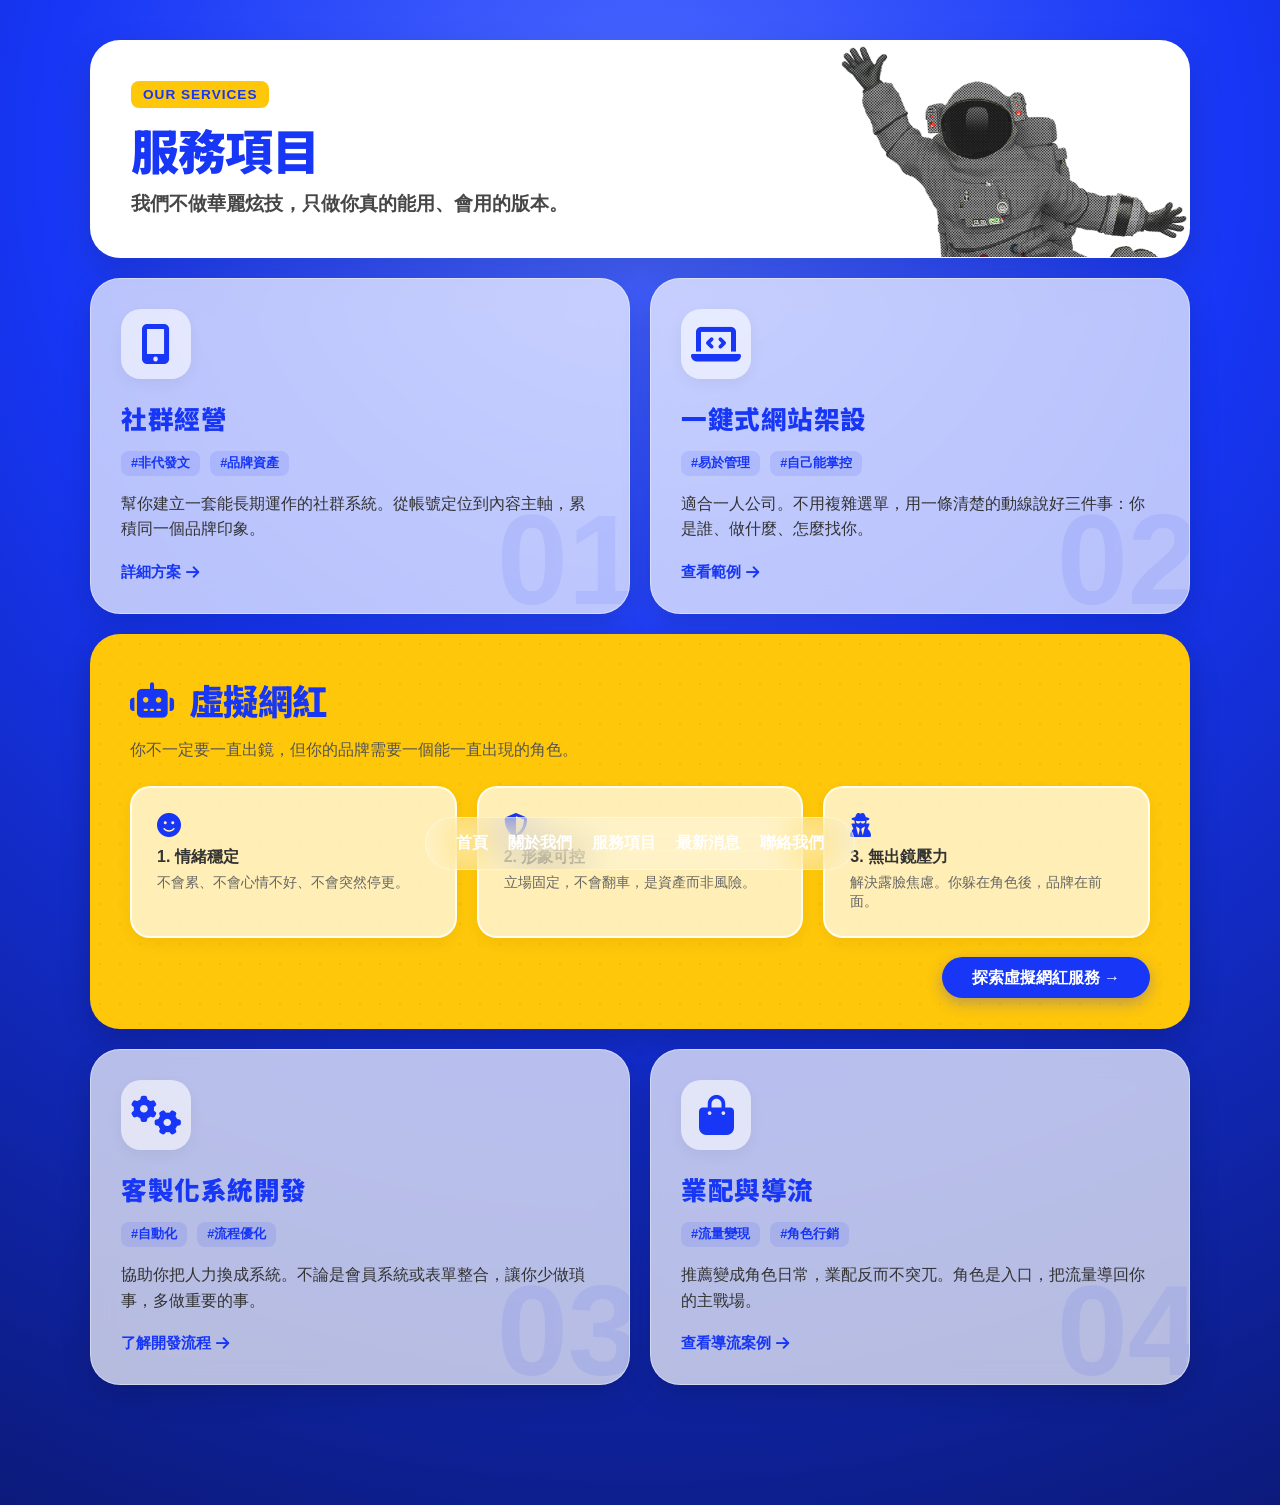
<file: services.html>
<!DOCTYPE html>
<html lang="zh-TW">
<head>
    <meta charset="UTF-8">
    <meta name="viewport" content="width=device-width, initial-scale=1.0">
    <title>服務項目 | Nest Digital</title>
    
    <link rel="stylesheet" href="https://cdnjs.cloudflare.com/ajax/libs/font-awesome/6.4.0/css/all.min.css">
    <link rel="icon" href="image/icon.png" sizes="16x16">
    <link rel="apple-touch-icon" href="image/icon.png">
    <meta name="msapplication-TileImage" content="image/icon.png">
    <link rel="preconnect" href="https://fonts.googleapis.com">
    <link rel="preconnect" href="https://fonts.gstatic.com" crossorigin>
    <link href="https://fonts.googleapis.com/css2?family=Noto+Sans+TC:wght@900&display=swap" rel="stylesheet">
    <link rel="stylesheet" href="CSS/services.css">
</head>
<body>

    <div class="container">

        <div class="header-card">
            <div class="header-content">
                <span class="header-tag">OUR SERVICES</span>
                <h1>服務項目</h1>
                <p>我們不做華麗炫技，只做你真的能用、會用的版本。</p>
            </div>
            <div class="header-deco">
                <img src="image/astronaut_02.png" alt="Services Astronaut">
            </div>
        </div>

        <div class="service-card">
            <div class="bg-number">01</div>
            <div class="icon-box">
                <i class="fas fa-mobile-alt card-icon"></i>
            </div>
            <h3>社群經營</h3>
            <div class="tag-row">
                <span class="tag-text">#非代發文</span>
                <span class="tag-text">#品牌資產</span>
            </div>
            <p>幫你建立一套能長期運作的社群系統。從帳號定位到內容主軸，累積同一個品牌印象。</p>
            <a href="social.html" class="read-more">詳細方案 <i class="fas fa-arrow-right"></i></a>
        </div>

        <div class="service-card">
            <div class="bg-number">02</div>
            <div class="icon-box">
                <i class="fas fa-laptop-code card-icon"></i>
            </div>
            <h3>一鍵式網站架設</h3>
            <div class="tag-row">
                <span class="tag-text">#易於管理</span>
                <span class="tag-text">#自己能掌控</span>
            </div>
            <p>適合一人公司。不用複雜選單，用一條清楚的動線說好三件事：你是誰、做什麼、怎麼找你。</p>
            <a href="website.html" class="read-more">查看範例 <i class="fas fa-arrow-right"></i></a>
        </div>

        <div class="highlight-card">
            <div class="highlight-content">
                <h2><i class="fas fa-robot"></i> 虛擬網紅</h2>
                <p style="color:#555; max-width: 600px;">你不一定要一直出鏡，但你的品牌需要一個能一直出現的角色。</p>
                
                <div class="detail-grid">
                    <div class="detail-item">
                        <i class="fas fa-smile detail-icon"></i>
                        <strong>1. 情緒穩定</strong>
                        <div style="font-size:0.9rem; margin-top:5px; color:#666;">不會累、不會心情不好、不會突然停更。</div>
                    </div>
                    <div class="detail-item">
                        <i class="fas fa-shield-alt detail-icon"></i>
                        <strong>2. 形象可控</strong>
                        <div style="font-size:0.9rem; margin-top:5px; color:#666;">立場固定，不會翻車，是資產而非風險。</div>
                    </div>
                    <div class="detail-item">
                        <i class="fas fa-user-secret detail-icon"></i>
                        <strong>3. 無出鏡壓力</strong>
                        <div style="font-size:0.9rem; margin-top:5px; color:#666;">解決露臉焦慮。你躲在角色後，品牌在前面。</div>
                    </div>
                </div>
                
                <div class="service-btn" style="margin-top: 30px;">
                    <a href="virtual.html" style="background:var(--brand-blue); color:#fff; padding:12px 30px; border-radius:30px; text-decoration:none; font-weight:bold; box-shadow: 0 5px 15px rgba(23,54,245,0.3); transition:0.3s;">
                        探索虛擬網紅服務 &rarr;
                    </a>
                </div>
            </div>
        </div>

        <div class="service-card">
            <div class="bg-number">03</div>
            <div class="icon-box">
                <i class="fas fa-cogs card-icon"></i>
            </div>
            <h3>客製化系統開發</h3>
            <div class="tag-row">
                <span class="tag-text">#自動化</span>
                <span class="tag-text">#流程優化</span>
            </div>
            <p>協助你把人力換成系統。不論是會員系統或表單整合，讓你少做瑣事，多做重要的事。</p>
            <a href="system.html" class="read-more">了解開發流程 <i class="fas fa-arrow-right"></i></a>
        </div>

        <div class="service-card">
            <div class="bg-number">04</div>
            <div class="icon-box">
                <i class="fas fa-shopping-bag card-icon"></i>
            </div>
            <h3>業配與導流</h3>
            <div class="tag-row">
                <span class="tag-text">#流量變現</span>
                <span class="tag-text">#角色行銷</span>
            </div>
            <p>推薦變成角色日常，業配反而不突兀。角色是入口，把流量導回你的主戰場。</p>
            <a href="traffic.html" class="read-more">查看導流案例 <i class="fas fa-arrow-right"></i></a>
        </div>

    </div>

   <nav class="dock-nav">
        <a href="index.html">首頁</a>
        <a href="about.html">關於我們</a>
        <a href="services.html" class="active">服務項目</a>
        <a href="news.html">最新消息</a>
        <a href="contact.html">聯絡我們</a>
    </nav>

</body>
</html>
</file>
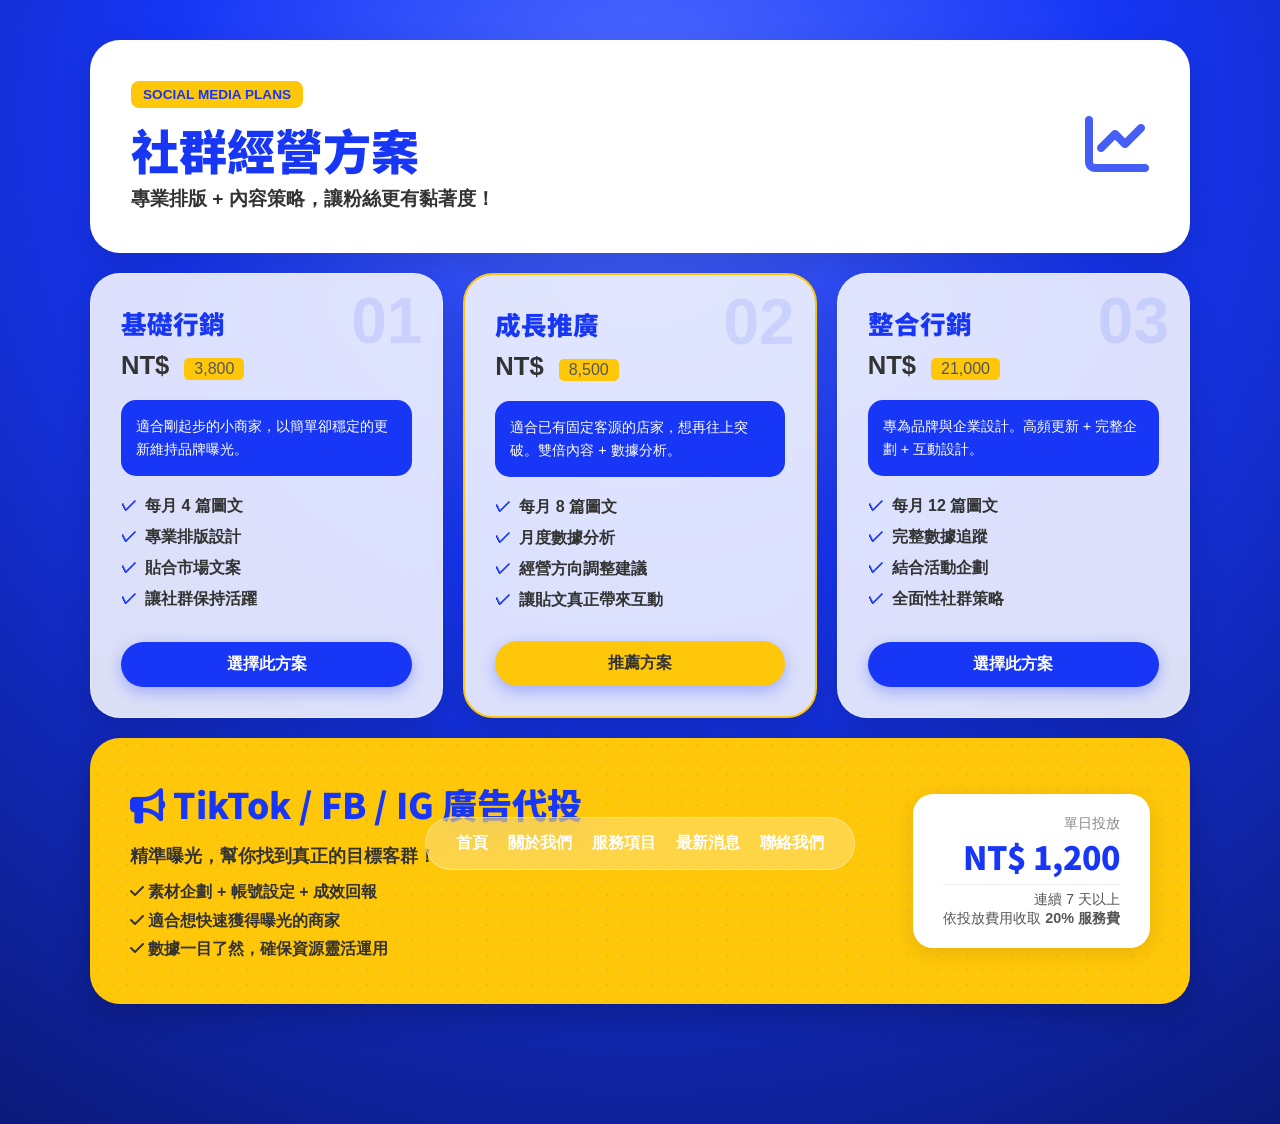
<file: social.html>
<!DOCTYPE html>
<html lang="zh-TW">
<head>
    <meta charset="UTF-8">
    <meta name="viewport" content="width=device-width, initial-scale=1.0">
    <title>社群經營方案 | Nest Digital</title>
    
    <link rel="stylesheet" href="https://cdnjs.cloudflare.com/ajax/libs/font-awesome/6.4.0/css/all.min.css">
    <link rel="icon" href="image/icon.png" sizes="16x16">
    <link rel="apple-touch-icon" href="image/icon.png">
    <meta name="msapplication-TileImage" content="image/icon.png">
    <link rel="preconnect" href="https://fonts.googleapis.com">
    <link rel="preconnect" href="https://fonts.gstatic.com" crossorigin>
    <link href="https://fonts.googleapis.com/css2?family=Noto+Sans+TC:wght@900&display=swap" rel="stylesheet">
    <link rel="stylesheet" href="CSS/social.css">
</head>
<body>

    <div class="container">

        <div class="header-card">
            <div class="header-content">
                <span class="header-tag">SOCIAL MEDIA PLANS</span>
                <h1>社群經營方案</h1>
                <p>專業排版 + 內容策略，讓粉絲更有黏著度！</p>
            </div>
            <div style="font-size: 4rem; color:var(--brand-blue); opacity:0.8;">
                <i class="fas fa-chart-line"></i>
            </div>
        </div>

        <div class="plan-card">
            <div class="plan-number">01</div>
            <div class="plan-title">基礎行銷</div>
            <div class="plan-price">NT$ <span class="price-tag">3,800</span></div>
            
            <div class="plan-desc">
                適合剛起步的小商家，以簡單卻穩定的更新維持品牌曝光。
            </div>

            <ul class="plan-features">
                <li>每月 4 篇圖文</li>
                <li>專業排版設計</li>
                <li>貼合市場文案</li>
                <li>讓社群保持活躍</li>
            </ul>

            <a href="https://line.me/R/ti/p/@604vqsva?ts=01261611&oat_content=url" target="_blank" class="cta-btn">選擇此方案</a>
        </div>

        <div class="plan-card" style="border: 2px solid var(--accent-yellow);">
            <div class="plan-number">02</div>
            <div class="plan-title">成長推廣</div>
            <div class="plan-price">NT$ <span class="price-tag">8,500</span></div>
            
            <div class="plan-desc">
                適合已有固定客源的店家，想再往上突破。雙倍內容 + 數據分析。
            </div>

            <ul class="plan-features">
                <li>每月 8 篇圖文</li>
                <li>月度數據分析</li>
                <li>經營方向調整建議</li>
                <li>讓貼文真正帶來互動</li>
            </ul>

            <a href="https://line.me/R/ti/p/@604vqsva?ts=01261611&oat_content=url" target="_blank" class="cta-btn" style="background:var(--accent-yellow); color:#333;">推薦方案</a>
        </div>

        <div class="plan-card">
            <div class="plan-number">03</div>
            <div class="plan-title">整合行銷</div>
            <div class="plan-price">NT$ <span class="price-tag">21,000</span></div>
            
            <div class="plan-desc">
                專為品牌與企業設計。高頻更新 + 完整企劃 + 互動設計。
            </div>

            <ul class="plan-features">
                <li>每月 12 篇圖文</li>
                <li>完整數據追蹤</li>
                <li>結合活動企劃</li>
                <li>全面性社群策略</li>
            </ul>

            <a href="https://line.me/R/ti/p/@604vqsva?ts=01261611&oat_content=url" target="_blank" class="cta-btn">選擇此方案</a>
        </div>

        <div class="ad-card">
            <div class="ad-content">
                <h2><i class="fas fa-bullhorn"></i> TikTok / FB / IG 廣告代投</h2>
                <p>精準曝光，幫你找到真正的目標客群！</p>
                <ul style="margin-top:10px; list-style:none; line-height:1.8; color:#333; font-weight:600;">
                    <li><i class="fas fa-check"></i> 素材企劃 + 帳號設定 + 成效回報</li>
                    <li><i class="fas fa-check"></i> 適合想快速獲得曝光的商家</li>
                    <li><i class="fas fa-check"></i> 數據一目了然，確保資源靈活運用</li>
                </ul>
            </div>
            
            <div class="ad-price-box">
                <div style="font-size:0.9rem; color:#888;">單日投放</div>
                <div style="font-size:2rem; font-weight:900; color:var(--brand-blue); font-family: 'Noto Sans TC', sans-serif;">NT$ 1,200</div>
                <div style="font-size:0.9rem; color:#555; margin-top:5px; border-top:1px solid #eee; padding-top:5px;">
                    連續 7 天以上<br>依投放費用收取 <strong>20% 服務費</strong>
                </div>
            </div>
        </div>

    </div>

    <nav class="dock-nav">
        <a href="index.html" class="active">首頁</a>
        <a href="about.html">關於我們</a>
        <a href="services.html">服務項目</a>
        <a href="news.html">最新消息</a>
        <a href="contact.html">聯絡我們</a>
    </nav>

</body>
</html>
</file>
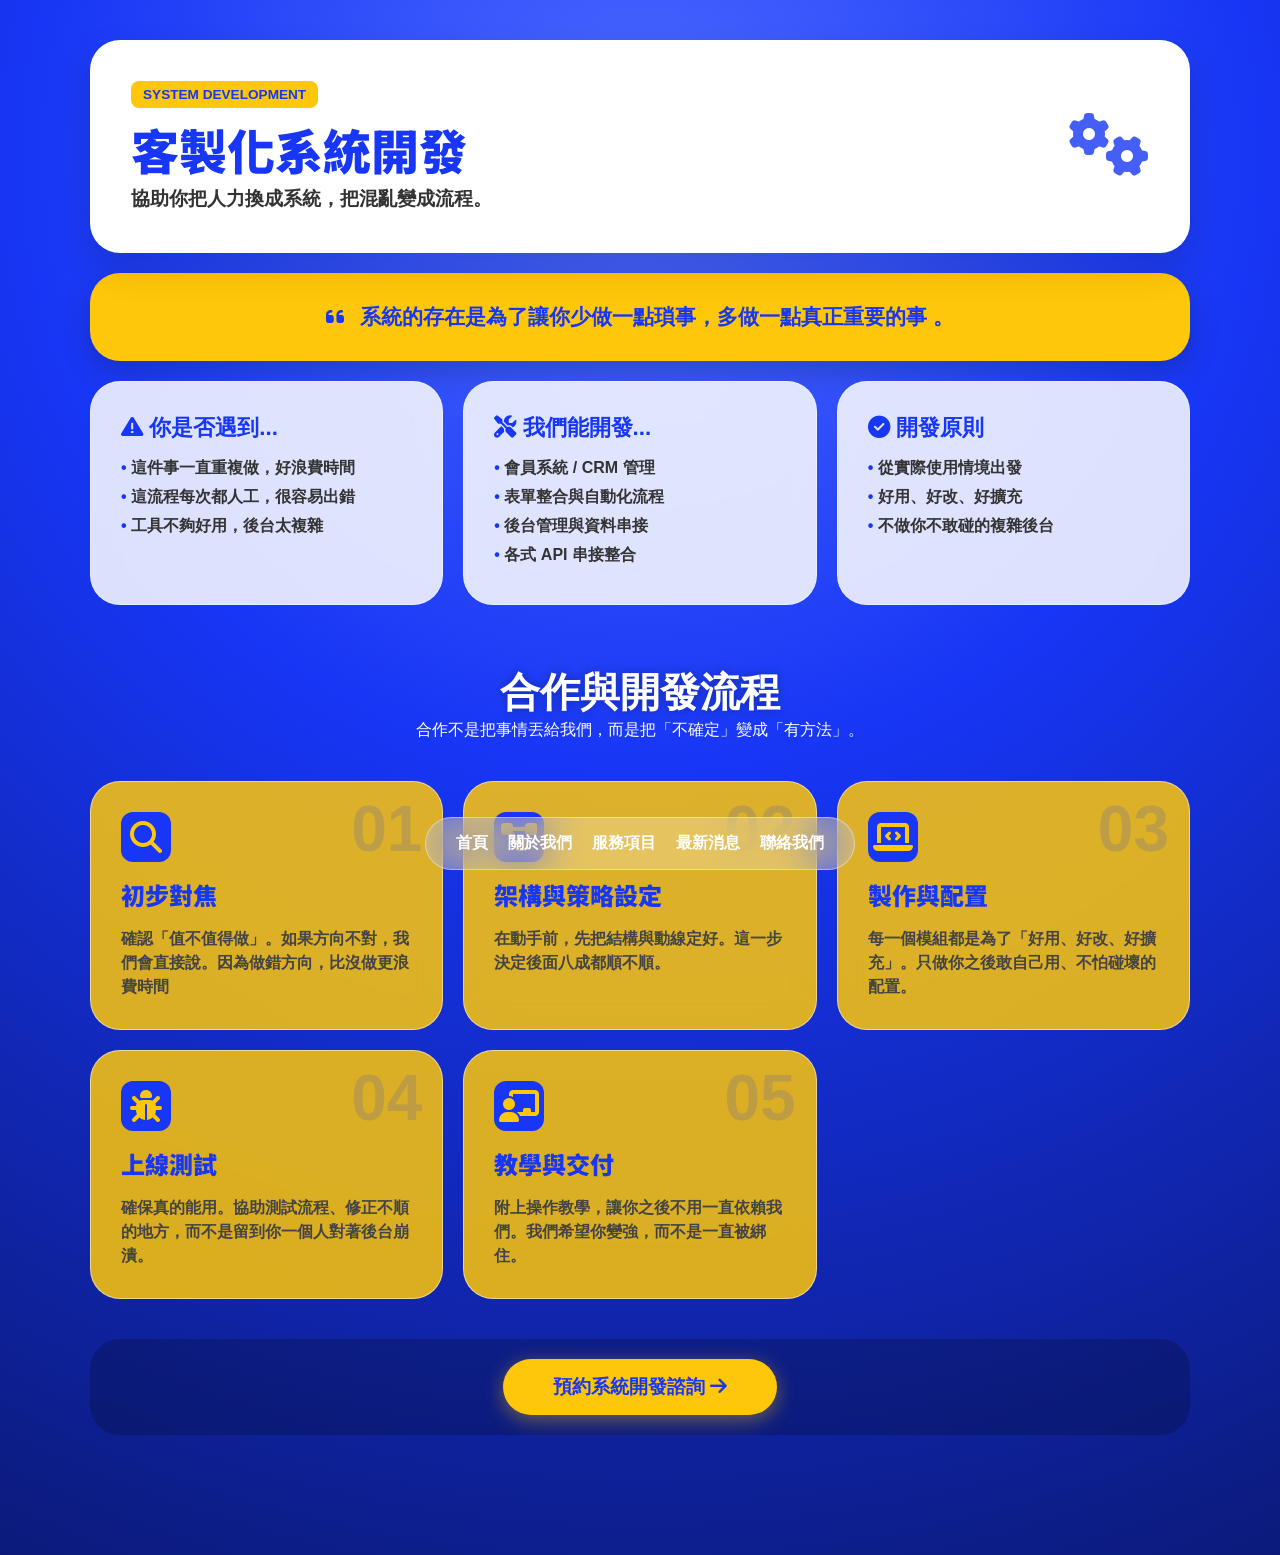
<file: system.html>
<!DOCTYPE html>
<html lang="zh-TW">
<head>
    <meta charset="UTF-8">
    <meta name="viewport" content="width=device-width, initial-scale=1.0">
    <title>客製化系統開發 | Nest Digital</title>
    
    <link rel="stylesheet" href="https://cdnjs.cloudflare.com/ajax/libs/font-awesome/6.4.0/css/all.min.css">
    <link rel="icon" href="image/icon.png" sizes="16x16">
    <link rel="apple-touch-icon" href="image/icon.png">
    <meta name="msapplication-TileImage" content="image/icon.png">
    <link rel="preconnect" href="https://fonts.googleapis.com">
    <link rel="preconnect" href="https://fonts.gstatic.com" crossorigin>
    <link href="https://fonts.googleapis.com/css2?family=Noto+Sans+TC:wght@900&display=swap" rel="stylesheet">
    <link rel="stylesheet" href="CSS/system.css">
</head>
<body>

    <div class="container">

        <div class="header-card">
            <div class="header-content">
                <span class="header-tag">SYSTEM DEVELOPMENT</span>
                <h1>客製化<br class="mobile-break">系統開發</h1>
                <p>協助你把人力換成系統，把混亂變成流程。</p>
            </div>
            <div style="font-size: 4rem; color:var(--brand-blue); opacity:0.8;">
                <i class="fas fa-cogs"></i>
            </div>
        </div>

        <div class="value-card">
            <i class="fas fa-quote-left"></i>
            系統的存在是為了讓你少做一點瑣事，多做一點真正重要的事 。
        </div>

        <div class="scope-card">
            <h3><i class="fas fa-exclamation-triangle"></i> 你是否遇到...</h3>
            <ul class="scope-list">
                <li>這件事一直重複做，好浪費時間</li>
                <li>這流程每次都人工，很容易出錯</li>
                <li>工具不夠好用，後台太複雜</li>
            </ul>
        </div>

        <div class="scope-card">
            <h3><i class="fas fa-tools"></i> 我們能開發...</h3>
            <ul class="scope-list">
                <li>會員系統 / CRM 管理 </li>
                <li>表單整合與自動化流程 </li>
                <li>後台管理與資料串接 </li>
                <li>各式 API 串接整合 </li>
            </ul>
        </div>

        <div class="scope-card">
            <h3><i class="fas fa-check-circle"></i> 開發原則</h3>
            <ul class="scope-list">
                <li>從實際使用情境出發 </li>
                <li>好用、好改、好擴充 </li>
                <li>不做你不敢碰的複雜後台 </li>
            </ul>
        </div>

        <div class="process-title-card">
            <h2>合作與開發流程</h2>
            <p>合作不是把事情丟給我們，而是把「不確定」變成「有方法」。</p>
        </div>

        <div class="step-card">
            <div class="step-num">01</div>
            <div class="step-icon"><i class="fas fa-search"></i></div>
            <h3>初步對焦</h3>
            <p>確認「值不值得做」。如果方向不對，我們會直接說。因為做錯方向，比沒做更浪費時間</p>
        </div>

        <div class="step-card">
            <div class="step-num">02</div>
            <div class="step-icon"><i class="fas fa-project-diagram"></i></div>
            <h3>架構與策略設定</h3>
            <p>在動手前，先把結構與動線定好。這一步決定後面八成都順不順。</p>
        </div>

        <div class="step-card">
            <div class="step-num">03</div>
            <div class="step-icon"><i class="fas fa-laptop-code"></i></div>
            <h3>製作與配置</h3>
            <p>每一個模組都是為了「好用、好改、好擴充」。只做你之後敢自己用、不怕碰壞的配置。</p>
        </div>

        <div class="step-card">
            <div class="step-num">04</div>
            <div class="step-icon"><i class="fas fa-bug"></i></div>
            <h3>上線測試</h3>
            <p>確保真的能用。協助測試流程、修正不順的地方，而不是留到你一個人對著後台崩潰。</p>
        </div>

        <div class="step-card">
            <div class="step-num">05</div>
            <div class="step-icon"><i class="fas fa-chalkboard-teacher"></i></div>
            <h3>教學與交付</h3>
            <p>附上操作教學，讓你之後不用一直依賴我們。我們希望你變強，而不是一直被綁住。</p>
        </div>

        <div class="cta-card">
            <a href="https://line.me/R/ti/p/@604vqsva?ts=01261611&oat_content=url" target="_blank" class="cta-btn">
                預約系統開發諮詢 <i class="fas fa-arrow-right"></i>
            </a>
        </div>

    </div>

    <nav class="dock-nav">
        <a href="index.html" class="active">首頁</a>
        <a href="about.html">關於我們</a>
        <a href="services.html">服務項目</a>
        <a href="news.html">最新消息</a>
        <a href="contact.html">聯絡我們</a>
    </nav>

</body>
</html>
</file>
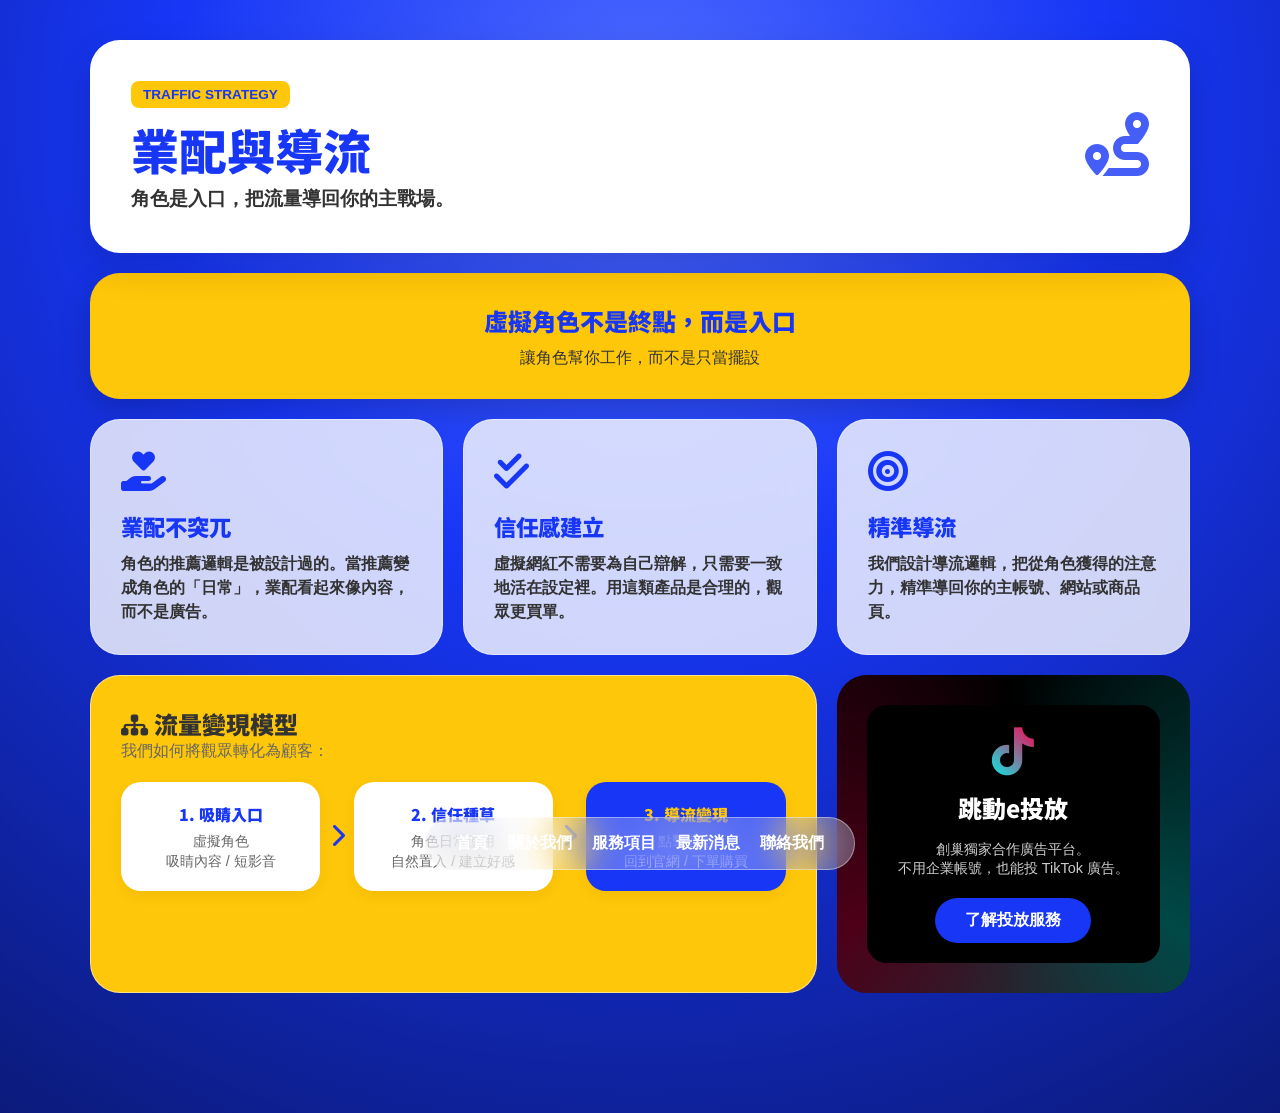
<file: traffic.html>
<!DOCTYPE html>
<html lang="zh-TW">
<head>
    <meta charset="UTF-8">
    <meta name="viewport" content="width=device-width, initial-scale=1.0">
    <title>業配與導流 | Nest Digital</title>
    
    <link rel="stylesheet" href="https://cdnjs.cloudflare.com/ajax/libs/font-awesome/6.4.0/css/all.min.css">
    <link rel="icon" href="image/icon.png" sizes="16x16">
    <link rel="apple-touch-icon" href="image/icon.png">
    <meta name="msapplication-TileImage" content="image/icon.png">
    <link rel="preconnect" href="https://fonts.googleapis.com">
    <link rel="preconnect" href="https://fonts.gstatic.com" crossorigin>
    <link href="https://fonts.googleapis.com/css2?family=Noto+Sans+TC:wght@900&display=swap" rel="stylesheet">
    <link rel="stylesheet" href="CSS/traffic.css">
</head>
<body>

    <div class="container">

        <div class="header-card">
            <div class="header-content">
                <span class="header-tag">TRAFFIC STRATEGY</span>
                <h1>業配與導流</h1>
                <p>角色是入口，把流量導回你的主戰場。</p>
            </div>
            <div style="font-size: 4rem; color:var(--brand-blue); opacity:0.8;">
                <i class="fas fa-route"></i>
            </div>
        </div>

        <div class="core-concept-card">
            <div>虛擬角色不是終點，而是入口</div>
            <small>讓角色幫你工作，而不是只當擺設</small>
        </div>

        <div class="feature-card">
            <div class="feature-icon"><i class="fas fa-hand-holding-heart"></i></div>
            <h3>業配不突兀</h3>
            <p>角色的推薦邏輯是被設計過的。當推薦變成角色的「日常」，業配看起來像內容，而不是廣告。</p>
        </div>

        <div class="feature-card">
            <div class="feature-icon"><i class="fas fa-check-double"></i></div>
            <h3>信任感建立</h3>
            <p>虛擬網紅不需要為自己辯解，只需要一致地活在設定裡。用這類產品是合理的，觀眾更買單。</p>
        </div>

        <div class="feature-card">
            <div class="feature-icon"><i class="fas fa-bullseye"></i></div>
            <h3>精準導流</h3>
            <p>我們設計導流邏輯，把從角色獲得的注意力，精準導回你的主帳號、網站或商品頁。</p>
        </div>

        <div class="model-card">
            <h3><i class="fas fa-sitemap"></i> 流量變現模型</h3>
            <p style="color:#666; margin-bottom:15px;">我們如何將觀眾轉化為顧客：</p>
            
            <div class="model-steps">
                <div class="step-box">
                    <h4>1. 吸睛入口</h4>
                    <p>虛擬角色<br>吸睛內容 / 短影音</p>
                </div>
                <div class="step-arrow"><i class="fas fa-chevron-right"></i></div>
                <div class="step-box">
                    <h4>2. 信任種草</h4>
                    <p>角色日常使用<br>自然置入 / 建立好感</p>
                </div>
                <div class="step-arrow"><i class="fas fa-chevron-right"></i></div>
                <div class="step-box" style="background:var(--brand-blue); color:#fff;">
                    <h4 style="color:var(--accent-yellow);">3. 導流變現</h4>
                    <p style="color:#eee;">點擊連結<br>回到官網 / 下單購買</p>
                </div>
            </div>
        </div>

        <div class="tool-card">
            <div class="tool-content">
                <div class="tool-icon"><i class="fab fa-tiktok"></i></div>
                <h3>跳動e投放</h3>
                <p style="color:#ccc; font-size:0.9rem; margin-top:10px;">
                    創巢獨家合作廣告平台。<br>
                    不用企業帳號，也能投 TikTok 廣告。
                </p>
                <a href="https://line.me/R/ti/p/@604vqsva?ts=01261611&oat_content=url" target="_blank" class="cta-btn">
                    了解投放服務
                </a>
            </div>
        </div>

    </div>

    <nav class="dock-nav">
        <a href="index.html" class="active">首頁</a>
        <a href="about.html">關於我們</a>
        <a href="services.html">服務項目</a>
        <a href="news.html">最新消息</a>
        <a href="contact.html">聯絡我們</a>
    </nav>

</body>
</html>
</file>
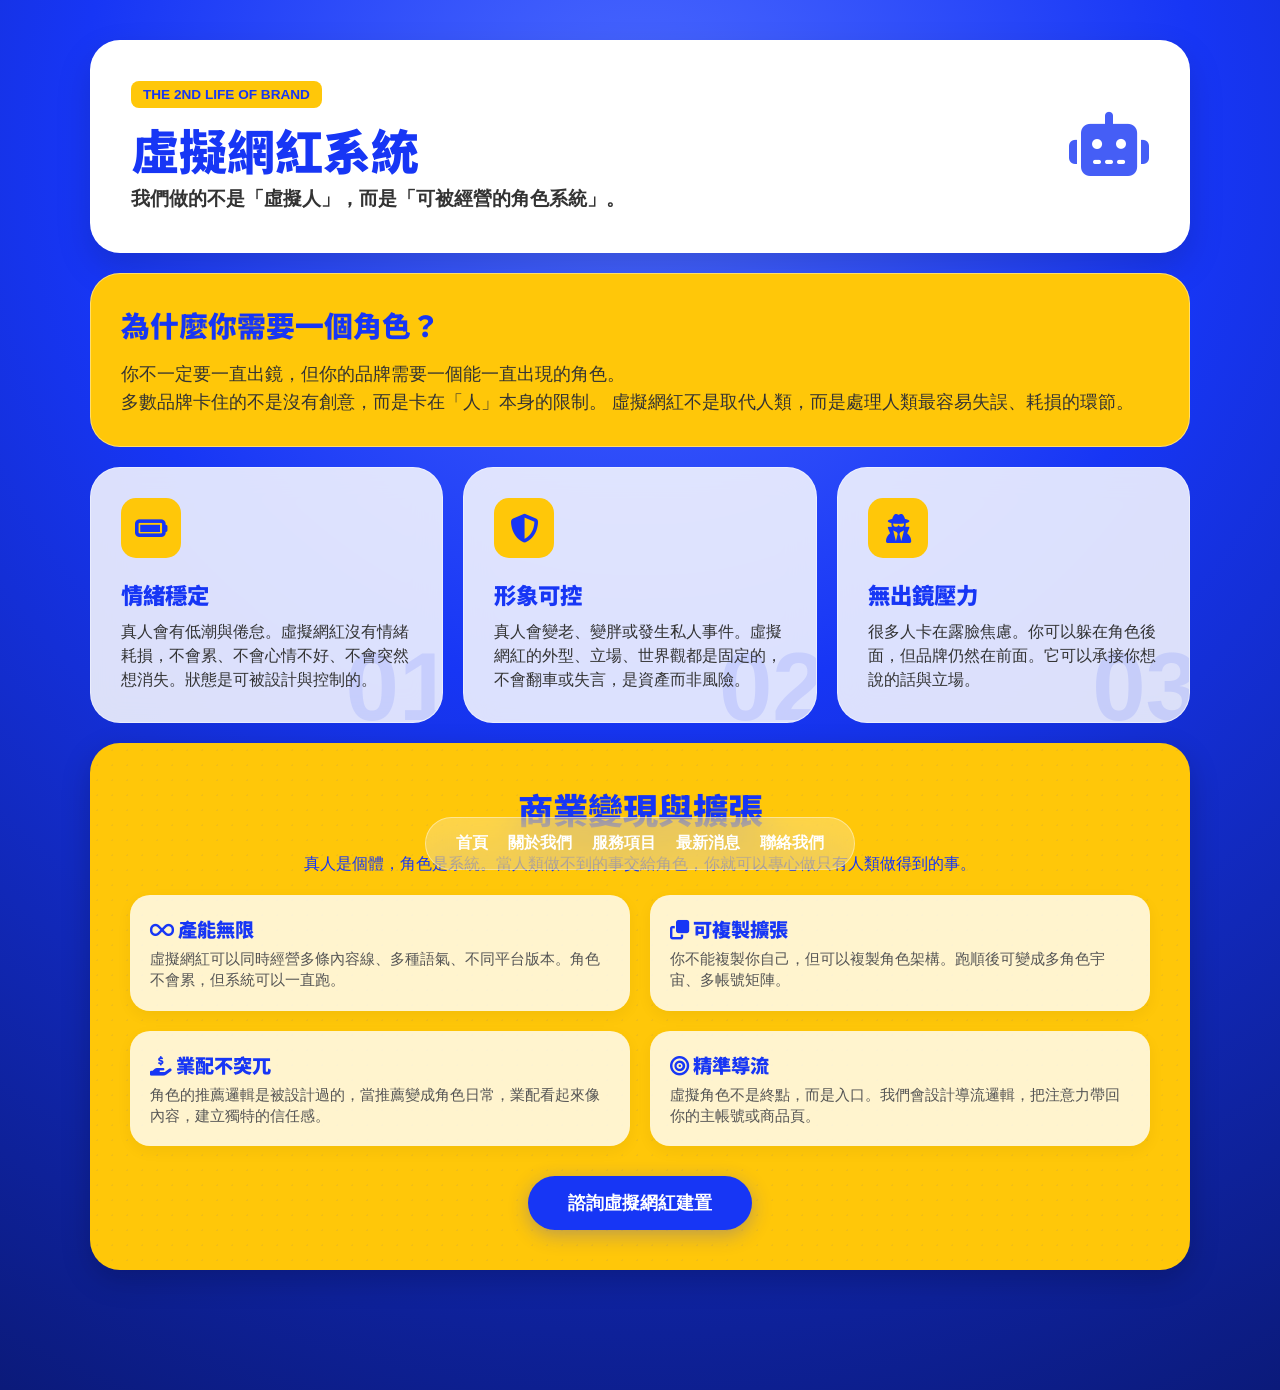
<file: virtual.html>
<!DOCTYPE html>
<html lang="zh-TW">
<head>
    <meta charset="UTF-8">
    <meta name="viewport" content="width=device-width, initial-scale=1.0">
    <title>虛擬網紅服務 | Nest Digital</title>
    
    <link rel="stylesheet" href="https://cdnjs.cloudflare.com/ajax/libs/font-awesome/6.4.0/css/all.min.css">
    <link rel="icon" href="image/icon.png" sizes="16x16">
    <link rel="apple-touch-icon" href="image/icon.png">
    <meta name="msapplication-TileImage" content="image/icon.png">
    <link rel="preconnect" href="https://fonts.googleapis.com">
    <link rel="preconnect" href="https://fonts.gstatic.com" crossorigin>
    <link href="https://fonts.googleapis.com/css2?family=Noto+Sans+TC:wght@900&display=swap" rel="stylesheet">
    <link rel="stylesheet" href="CSS/virtual.css">
</head>
<body>

    <div class="container">

        <div class="header-card">
            <div class="header-content">
                <span class="header-tag">THE 2ND LIFE OF BRAND</span>
                <h1>虛擬網紅系統</h1>
                <p>我們做的不是「虛擬人」，而是「可被經營的角色系統」。</p>
            </div>
            <div style="font-size: 4rem; color:var(--brand-blue); opacity:0.8;">
                <i class="fas fa-robot"></i>
            </div>
        </div>

        <div class="concept-card">
            <div class="concept-text">
                <h2>為什麼你需要一個角色？</h2>
                <p>
                    你不一定要一直出鏡，但你的品牌需要一個能一直出現的角色。<br>
                    多數品牌卡住的不是沒有創意，而是卡在「人」本身的限制。
                    虛擬網紅不是取代人類，而是處理人類最容易失誤、耗損的環節。
                </p>
            </div>
        </div>

        <div class="benefit-card">
            <div class="bg-number">01</div>
            <div class="icon-box"><i class="fas fa-battery-full"></i></div>
            <h3>情緒穩定</h3>
            <p>真人會有低潮與倦怠。虛擬網紅沒有情緒耗損，不會累、不會心情不好、不會突然想消失。狀態是可被設計與控制的。</p>
        </div>

        <div class="benefit-card">
            <div class="bg-number">02</div>
            <div class="icon-box"><i class="fas fa-shield-alt"></i></div>
            <h3>形象可控</h3>
            <p>真人會變老、變胖或發生私人事件。虛擬網紅的外型、立場、世界觀都是固定的，不會翻車或失言，是資產而非風險。</p>
        </div>

        <div class="benefit-card">
            <div class="bg-number">03</div>
            <div class="icon-box"><i class="fas fa-user-secret"></i></div>
            <h3>無出鏡壓力</h3>
            <p>很多人卡在露臉焦慮。你可以躲在角色後面，但品牌仍然在前面。它可以承接你想說的話與立場。</p>
        </div>

        <div class="value-card">
            <div class="value-content">
                <h2>商業變現與擴張</h2>
                <p>真人是個體，角色是系統。當人類做不到的事交給角色，你就可以專心做只有人類做得到的事。</p>
                
                <div class="value-grid">
                    <div class="value-item">
                        <h4><i class="fas fa-infinity"></i> 產能無限</h4>
                        <p>虛擬網紅可以同時經營多條內容線、多種語氣、不同平台版本。角色不會累，但系統可以一直跑。</p>
                    </div>
                    <div class="value-item">
                        <h4><i class="fas fa-clone"></i> 可複製擴張</h4>
                        <p>你不能複製你自己，但可以複製角色架構。跑順後可變成多角色宇宙、多帳號矩陣。</p>
                    </div>
                    <div class="value-item">
                        <h4><i class="fas fa-hand-holding-usd"></i> 業配不突兀</h4>
                        <p>角色的推薦邏輯是被設計過的，當推薦變成角色日常，業配看起來像內容，建立獨特的信任感。</p>
                    </div>
                    <div class="value-item">
                        <h4><i class="fas fa-bullseye"></i> 精準導流</h4>
                        <p>虛擬角色不是終點，而是入口。我們會設計導流邏輯，把注意力帶回你的主帳號或商品頁。</p>
                    </div>
                </div>

                <a href="https://line.me/R/ti/p/@604vqsva?ts=01261611&oat_content=url" target="_blank" class="cta-btn">
                    諮詢虛擬網紅建置
                </a>
            </div>
        </div>

    </div>

    <nav class="dock-nav">
        <a href="index.html" class="active">首頁</a>
        <a href="about.html">關於我們</a>
        <a href="services.html">服務項目</a>
        <a href="news.html">最新消息</a>
        <a href="contact.html">聯絡我們</a>
    </nav>

</body>
</html>
</file>
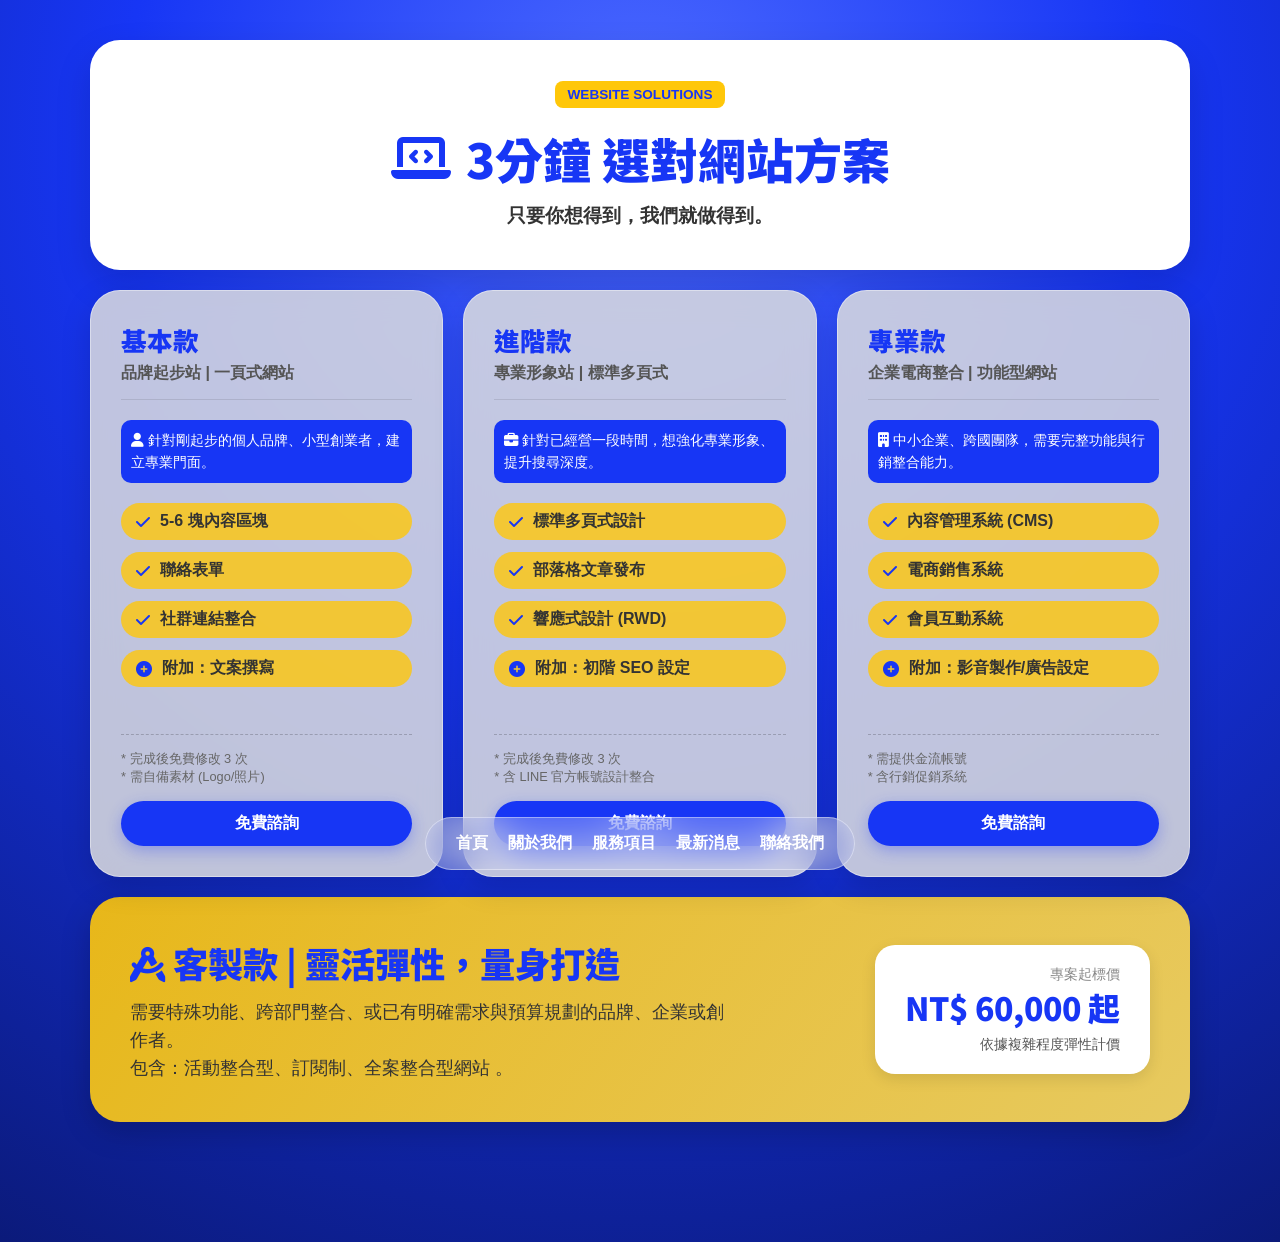
<file: website.html>
<!DOCTYPE html>
<html lang="zh-TW">
<head>
    <meta charset="UTF-8">
    <meta name="viewport" content="width=device-width, initial-scale=1.0">
    <title>網站建置方案 | Nest Digital</title>
    
    <link rel="stylesheet" href="https://cdnjs.cloudflare.com/ajax/libs/font-awesome/6.4.0/css/all.min.css">
    <link rel="icon" href="image/icon.png" sizes="16x16">
    <link rel="apple-touch-icon" href="image/icon.png">
    <meta name="msapplication-TileImage" content="image/icon.png">
    <link rel="preconnect" href="https://fonts.googleapis.com">
    <link rel="preconnect" href="https://fonts.gstatic.com" crossorigin>
    <link href="https://fonts.googleapis.com/css2?family=Noto+Sans+TC:wght@900&display=swap" rel="stylesheet">
    <link rel="stylesheet" href="CSS/website.css">
</head>
<body>

    <div class="container">

        <div class="header-card">
            <div class="header-content">
                <span class="header-tag">WEBSITE SOLUTIONS</span>
                <h1>
                    <i class="fas fa-laptop-code"></i>
                    3分鐘 選對網站方案
                </h1>
                <p>只要你想得到，我們就做得到。</p>
            </div>
        </div>

        <div class="plan-card">
            <div class="plan-header">
                <div class="plan-title">基本款</div>
                <div class="plan-subtitle">品牌起步站 | 一頁式網站</div>
            </div>
            
            <div class="plan-target">
                <i class="fas fa-user"></i> 針對剛起步的個人品牌、小型創業者，建立專業門面。
            </div>

            <ul class="plan-features">
                <li><i class="fas fa-check"></i> 5-6 塊內容區塊</li>
                <li><i class="fas fa-check"></i> 聯絡表單</li>
                <li><i class="fas fa-check"></i> 社群連結整合</li>
                <li><i class="fas fa-plus-circle"></i> 附加：文案撰寫</li>
            </ul>

            <div class="note-box">
                * 完成後免費修改 3 次<br>
                * 需自備素材 (Logo/照片)
            </div>

            <a href="https://line.me/R/ti/p/@604vqsva?ts=01261611&oat_content=url" target="_blank" class="cta-btn">免費諮詢</a>
        </div>

        <div class="plan-card">
            <div class="plan-header">
                <div class="plan-title">進階款</div>
                <div class="plan-subtitle">專業形象站 | 標準多頁式</div>
            </div>
            
            <div class="plan-target">
                <i class="fas fa-briefcase"></i> 針對已經營一段時間，想強化專業形象、提升搜尋深度。
            </div>

            <ul class="plan-features">
                <li><i class="fas fa-check"></i> 標準多頁式設計</li>
                <li><i class="fas fa-check"></i> 部落格文章發布</li>
                <li><i class="fas fa-check"></i> 響應式設計 (RWD)</li>
                <li><i class="fas fa-plus-circle"></i> 附加：初階 SEO 設定</li>
            </ul>

            <div class="note-box">
                * 完成後免費修改 3 次<br>
                * 含 LINE 官方帳號設計整合
            </div>

            <a href="https://line.me/R/ti/p/@604vqsva?ts=01261611&oat_content=url" target="_blank" class="cta-btn">免費諮詢</a>
        </div>

        <div class="plan-card">
            <div class="plan-header">
                <div class="plan-title">專業款</div>
                <div class="plan-subtitle">企業電商整合 | 功能型網站</div>
            </div>
            
            <div class="plan-target">
                <i class="fas fa-building"></i> 中小企業、跨國團隊，需要完整功能與行銷整合能力。
            </div>

            <ul class="plan-features">
                <li><i class="fas fa-check"></i> 內容管理系統 (CMS)</li>
                <li><i class="fas fa-check"></i> 電商銷售系統</li>
                <li><i class="fas fa-check"></i> 會員互動系統</li>
                <li><i class="fas fa-plus-circle"></i> 附加：影音製作/廣告設定</li>
            </ul>

            <div class="note-box">
                * 需提供金流帳號<br>
                * 含行銷促銷系統
            </div>

            <a href="https://line.me/R/ti/p/@604vqsva?ts=01261611&oat_content=url" target="_blank" class="cta-btn">免費諮詢</a>
        </div>

        <div class="custom-card">
            <div class="custom-content">
                <h2><i class="fas fa-drafting-compass"></i> 客製款 | 靈活彈性，量身打造</h2>
                <p>需要特殊功能、跨部門整合、或已有明確需求與預算規劃的品牌、企業或創作者。<br>
                包含：活動整合型、訂閱制、全案整合型網站 。</p>
            </div>
            
            <div class="custom-price">
                <div style="font-size:0.9rem; color:#888; ">專案起標價</div>
                <div style="font-size:2rem; font-weight:900; color:var(--brand-blue); font-family: 'Noto Sans TC', sans-serif;">NT$ 60,000 起</div>
                <div style="font-size:0.9rem; color:#555; margin-top:5px;">依據複雜程度彈性計價 </div>
            </div>
        </div>

    </div>

    <nav class="dock-nav">
        <a href="index.html" class="active">首頁</a>
        <a href="about.html">關於我們</a>
        <a href="services.html">服務項目</a>
        <a href="news.html">最新消息</a>
        <a href="contact.html">聯絡我們</a>
    </nav>

</body>
</html>
</file>
<file: CSS/index.css>
/* --- 1. 核心設定 --- */
:root {
    --brand-blue: #1736F5;      /* 你的品牌藍 */
    --brand-dark: #0b1a7a;      /* 深藍陰影用 */
    --accent-yellow: #FFC709;   /* 你的品牌黃 */
    --card-bg: rgba(255, 255, 255, 0.1); /* 玻璃質感背景 */
    --card-border: rgba(255, 255, 255, 0.2);
    --text-white: #ffffff;
    --text-gray: #DEDEDE;
}

* { box-sizing: border-box; margin: 0; padding: 0; }

body {
    background-color: var(--brand-blue);
    background-image: radial-gradient(circle at 80% 20%, #2a4df8 0%, var(--brand-blue) 40%, var(--brand-dark) 100%);
    font-family: 'PingFang TC', 'Microsoft JhengHei', sans-serif;
    color: var(--text-white);
    min-height: 100vh;
    padding: 20px;
    display: flex;
    justify-content: center;
    align-items: flex-start;
    padding-bottom: 120px; 
    overflow-x: hidden; 
}

/* --- 2. Bento Grid 佈局 --- */
.bento-container {
    display: grid;
    grid-template-columns: repeat(4, 1fr); 
    grid-auto-rows: minmax(180px, auto);
    gap: 20px;
    width: 100%;
    max-width: 1100px;
    margin-top: 20px;
}

.card {
    background: var(--card-bg);
    backdrop-filter: blur(15px);
    -webkit-backdrop-filter: blur(15px);
    border: 1px solid var(--card-border);
    border-radius: 30px;
    padding: 30px;
    position: relative;
    overflow: hidden; 
    box-shadow: 0 10px 30px rgba(0,0,0,0.2);
    transition: transform 0.3s, box-shadow 0.3s;
}

.card:hover { 
    transform: translateY(-5px);
    box-shadow: 0 15px 35px rgba(0,0,0,0.3);
}

/* --- 3. 個別區塊設定 --- */
.hero-card {
    grid-column: span 4;
    display: flex;
    justify-content: space-between;
    align-items: center;
    padding-right: 0;
    overflow: visible; 
    /* min-height: 400px; */
}

.hero-text-content {
    flex: 1;
    padding-right: 20px;
    z-index: 2;
}

.services-card {
    grid-column: span 4;
    display: flex;
    flex-direction: column;
    align-items: center;
    gap: 20px;
}

/* [修改] 標題區塊設定：增加下方間距，讓 icon 往下移 */
.services-title {
    width: 100%;
    text-align: left;
    margin-bottom: 40px; /* 從 10px 增加到 40px */
}

/* [修改] 服務項目網格設定：改用 Grid 以便對齊 */
.services-grid {
    display: grid; /* 改用 Grid */
    grid-template-columns: repeat(4, 1fr); /* 強制 4 欄等寬 */
    gap: 20px;
    width: 100%;
    justify-content: center; /* 讓整個網格置中 */
    align-items: flex-start;
    margin-bottom: 30px; /* 增加底部間距，與按鈕分開 */
}

.about-card { grid-column: span 2; }
.contact-cta-card { 
    grid-column: span 2; 
    background: var(--accent-yellow); 
    color: #333; 
    border: none;
}

/* --- 4. 動畫與圖片 --- */
@keyframes subtle-float {
    0%, 100% { transform: translateY(0) rotate(0deg); }
    50% { transform: translateY(-15px) rotate(1deg); }
}

.main-mascot {
    flex: 1;
    max-width: 50%;
    height: 120%;
    object-fit: contain;
    object-position: center right;
    transform-origin: center center;
    animation: subtle-float 6s ease-in-out infinite;
    pointer-events: none;
    margin-right: -5%; 
    margin-top: -5%;
}

/* --- 5. 字體設定 (重點修改區) --- */

/* H1 主標題 (維持特粗) */
h1 { 
    font-family: 'Noto Sans TC', sans-serif; 
    font-weight: 900; 
    font-size: 3rem; 
    line-height: 1.2; 
    text-shadow: 0 5px 15px rgba(0,0,0,0.3); 
    margin: 15px 0; 
    letter-spacing: -1px; 
}
h1 span { color: var(--accent-yellow); }

/* H3 區塊標題 (維持特粗) */
h3 { 
    font-family: 'Noto Sans TC', sans-serif; 
    font-weight: 900;
    font-size: 1.5rem; 
    margin-bottom: 15px; 
    letter-spacing: 0.5px;
}

/* H4 小標題 (服務項目：社群/網紅/網站/系統) - 修改為不粗 */
h4 {
    font-family: 'Noto Sans TC', sans-serif;
    font-weight: 500; /* 改成 500 (中等) 或 400 (一般) */
    letter-spacing: 1px; /* 增加一點字距讓細字更有質感 */
}

p { line-height: 1.6; opacity: 0.9; font-size: 1rem; }

.tag {
    background: var(--accent-yellow);
    color: #000;
    padding: 5px 15px;
    border-radius: 20px;
    font-weight: bold;
    font-size: 0.9rem;
    display: inline-block;
}

/* 圓形按鈕 */
.btn-circle {
    width: 50px; height: 50px;
    border-radius: 50%;
    background: #fff;
    color: var(--brand-blue);
    display: flex;
    align-items: center;
    justify-content: center;
    font-size: 1.5rem;
    text-decoration: none;
    position: absolute;
    bottom: 25px;
    right: 25px;
    box-shadow: 0 5px 15px rgba(0,0,0,0.2);
    transition: transform 0.3s;
}
.btn-circle i { display: block; line-height: inherit; }
.btn-circle:hover { transform: scale(1.1); }


/* --- 服務項目 Icon 切換特效 --- */
/* [修改] 項目設定：填滿格子並置中 */
.service-item {
    text-align: center;
    cursor: pointer;
    width: 100%;      /* 填滿 Grid 的一格 */
    display: flex;    /* 彈性盒模型 */
    flex-direction: column; /* 垂直排列 (圖在上字在下) */
    align-items: center;    /* 水平置中 */
    text-decoration: none;  /* 移除超連結底線 */
    color: inherit;         /* 繼承文字顏色 */
}

.icon-box {
    font-size: 2.5rem;
    margin-bottom: 15px;
    height: 50px;
    display: flex;
    align-items: center;
    justify-content: center;
    position: relative;
    color: var(--accent-yellow);
    transition: all 0.3s ease;
}
.icon-box i {
    position: absolute;
    transition: all 0.4s cubic-bezier(0.175, 0.885, 0.32, 1.275);
}

.icon-box .hover-icon { opacity: 0; transform: scale(0.5) rotate(-30deg); }
.icon-box .default-icon { opacity: 1; transform: scale(1) rotate(0deg); }

.service-item:hover .icon-box .hover-icon { opacity: 1; transform: scale(1.1) rotate(0deg); color: #fff; }
.service-item:hover .icon-box .default-icon { opacity: 0; transform: scale(0.5) rotate(30deg); }
.service-item:hover h4 { color: var(--accent-yellow); }

.service-item h4 { transition: color 0.3s; }

.btn-view-more {
    margin-top: 10px;
    padding: 10px 30px;
    background: rgba(255,255,255,0.1);
    border: 1px solid var(--accent-yellow);
    color: var(--accent-yellow);
    border-radius: 25px;
    text-decoration: none;
    font-weight: bold;
    transition: all 0.3s;
    display: inline-flex;
    align-items: center;
    gap: 8px;
}
.btn-view-more:hover {
    background: var(--accent-yellow);
    color: var(--brand-blue);
}

/* --- 6. 底部聯絡資訊區塊 --- */
.footer-contact {
    grid-column: span 4;
    background: rgba(11, 26, 122, 0.8);
    border: 1px solid rgba(255, 255, 255, 0.15);
    position: relative; 
    overflow: visible; 
    display: flex;
    justify-content: flex-end; 
    align-items: center;
    padding: 0; 
    min-height: 280px; 
}

.corner-astronaut {
    position: absolute;
    left: -5%;    
    bottom: -15%; 
    height: 135%; 
    width: auto;
    object-fit: contain;
    z-index: 2;    
    animation: subtle-float 6s ease-in-out infinite;
}

.footer-content-wrapper {
    width: 50%; 
    padding: 40px 50px 40px 0; 
    z-index: 3; 
    display: flex;
    flex-direction: column;
    align-items: flex-start; 
    justify-content: center;
    gap: 25px; 
}

.footer-text-group {
    display: flex;
    flex-direction: column;
    align-items: flex-start;
    width: 100%;
}

.contact-list {
    list-style: none;
    width: 100%;
    margin-top: 0; 
}

.contact-list li {
    margin-bottom: 15px;
    display: flex;
    align-items: center;
    font-size: 1.1rem;
    color: var(--text-white);
}

.contact-list i {
    color: var(--accent-yellow);
    width: 30px; 
    text-align: center;
    font-size: 1.2rem;
    margin-right: 15px;
}

.contact-list a { 
    color: var(--text-white); 
    text-decoration: none; 
    transition: 0.3s; 
    border-bottom: 1px solid transparent;
}
.contact-list a:hover { 
    color: var(--accent-yellow); 
    border-color: var(--accent-yellow);
}

.footer-social-group {
    padding-top: 0; 
    width: 100%;
}

.social-links { 
    display: flex; 
    gap: 20px; 
    justify-content: flex-start;
}

.social-btn {
    width: 50px; height: 50px;
    border-radius: 12px;
    background: rgba(255,255,255,0.08);
    color: #fff;
    display: flex; justify-content: center; align-items: center;
    font-size: 1.5rem;
    text-decoration: none;
    border: 1px solid rgba(255,255,255,0.2);
    transition: all 0.3s ease;
}
.social-btn:hover { transform: translateY(-5px); }
.social-btn.fb:hover { background: #1877F2; border-color: #1877F2; box-shadow: 0 0 15px rgba(24, 119, 242, 0.6); }
.social-btn.ig:hover { background: linear-gradient(45deg, #f09433 0%,#e6683c 25%,#dc2743 50%,#cc2366 75%,#bc1888 100%); border-color: transparent; box-shadow: 0 0 15px rgba(220, 39, 67, 0.6); }
.social-btn.line:hover { background: #00C300; border-color: #00C300; box-shadow: 0 0 15px rgba(0, 195, 0, 0.6); }

/* --- 導覽列 --- */
.dock-nav {
    position: fixed;
    bottom: 30px;
    left: 50%;
    transform: translateX(-50%);
    background: rgba(11, 26, 122, 0.6);
    backdrop-filter: blur(20px);
    padding: 12px 40px;
    border-radius: 50px;
    display: flex;
    gap: 30px;
    border: 1px solid rgba(255,255,255,0.2);
    z-index: 100;
    box-shadow: 0 10px 20px rgba(0,0,0,0.2);
}
.dock-nav a { 
    text-decoration: none; 
    color: var(--text-gray); 
    font-weight: 500; 
    transition: all 0.3s; 
    font-size: 0.95rem;
    position: relative;
}
.dock-nav a:hover, .dock-nav a.active { color: var(--text-white); }
.dock-nav a::after {
    content: '';
    position: absolute;
    bottom: -5px;
    left: 50%;
    width: 0;
    height: 2px;
    background: var(--accent-yellow);
    transition: all 0.3s ease-out;
    transform: translateX(-50%);
}
.dock-nav a:hover::after { width: 80%; }


/* --- RWD 手機版調整 --- */
@media (max-width: 768px) {
    body { padding-bottom: 100px; align-items: flex-start; }
    .bento-container { grid-template-columns: 1fr; grid-auto-rows: auto; gap: 15px; }
    
    .hero-card { 
        /* grid-column: span 1;  */
        flex-direction: column-reverse; 
        text-align: center; 
        padding: 30px 20px;
        /* min-height: auto; */
    }
    .hero-text-content { padding-right: 0; }
    .main-mascot { 
        max-width: 70%; 
        height: auto; 
        margin: 0 0 20px 0; 
        object-position: center;
    }
    h1 { font-size: 2.2rem; }

    .services-card { padding: 25px; }
    
    /* [修改] 手機版服務網格：改成 2x2 */
    .services-grid { 
        grid-template-columns: repeat(2, 1fr); 
        gap: 30px; 
    }
    .service-item { width: 100%; } /* 確保手機版也填滿 */

    .about-card, .contact-cta-card { grid-column: span 4; min-height: 200px; }

    /* 手機版 Footer 調整 */
    .footer-contact {
        flex-direction: column;
        min-height: auto;
        padding-bottom: 0;
        overflow: visible; 
    }

    .corner-astronaut {
        position: relative;
        width: 90%;
        height: auto;
        left: auto;
        bottom: auto;
        margin-top: -30px; 
        margin-bottom: 10px;
        animation: subtle-float 6s ease-in-out infinite;
    }

    .footer-content-wrapper {
        width: 100%;
        padding: 20px 30px 40px 30px;
        align-items: flex-start;
    }
    
    .contact-list li { font-size: 1rem; }

    .dock-nav { 
        width: 90%; 
        justify-content: space-between; 
        padding: 12px 20px; 
        gap: 10px;
        bottom: 20px;
    }
    .dock-nav a { font-size: 0.85rem; }
}

@media (max-width: 363px) {
    .dock-nav a {
        font-size: 12px;
    }
}

@media (max-width: 331px) {
    .dock-nav a {
        font-size: 10px;
    }
}
</file>
<file: CSS/about.css>
/* --- 1. 核心設定 --- */
        :root {
            --brand-blue: #1736F5;
            --brand-dark: #0b1a7a;
            --accent-yellow: #FFC709;
            --card-bg: rgba(255, 255, 255, 0.1);
            --card-border: rgba(255, 255, 255, 0.2);
            --text-white: #ffffff;
            --text-gray: #DEDEDE;
        }

        * { box-sizing: border-box; margin: 0; padding: 0; }

        body {
            background-color: var(--brand-blue);
            background-image: radial-gradient(circle at 20% 80%, #2a4df8 0%, var(--brand-blue) 40%, var(--brand-dark) 100%);
            font-family: 'PingFang TC', 'Microsoft JhengHei', sans-serif;
            color: var(--text-white);
            min-height: 100vh;
            padding: 40px 20px 120px 20px; 
            display: flex;
            justify-content: center;
        }

        /* --- 2. 排版系統 --- */
        .container {
            width: 100%;
            max-width: 1100px;
            display: grid;
            grid-template-columns: repeat(4, 1fr);
            gap: 20px;
        }

        /* --- 3. 卡片樣式 --- */
        .card {
            background: var(--card-bg);
            backdrop-filter: blur(15px);
            -webkit-backdrop-filter: blur(15px);
            border: 1px solid var(--card-border);
            border-radius: 30px;
            padding: 30px;
            position: relative;
            box-shadow: 0 10px 30px rgba(0,0,0,0.2);
            transition: transform 0.3s;
            display: flex;
            flex-direction: column;
        }
        .card:hover { transform: translateY(-5px); border-color: rgba(255,255,255,0.4); }

        /* --- 4. 關於我們專屬區塊 --- */
        
        /* [標題區] Intro */
        .intro-card {
            grid-column: span 3;
            justify-content: center;
        }

        /* [哲學區] Philosophy (黃色強調) */
        .philosophy-card {
            grid-column: span 1;
            background: var(--accent-yellow);
            color: #333;
            justify-content: center;
            align-items: center;
            text-align: center;
        }

        /* [歷程區] Timeline Cards */
        .year-card {
            grid-column: span 2; 
            min-height: 200px;
        }

        /* 讓 2024 (成立年) 更顯眼 */
        .year-card.highlight {
            border: 2px solid var(--accent-yellow);
            background: rgba(23, 54, 245, 0.4);
        }

        /* [文字設定 - 重點修改] */
        h1 { 
            /* 指定特粗黑體 */
            font-family: 'Noto Sans TC', sans-serif;
            font-weight: 900;
            font-size: 2.5rem; 
            margin-bottom: 20px; 
            line-height: 1.2; 
        }
        
        h2 { 
            /* 指定特粗黑體 */
            font-family: 'Noto Sans TC', sans-serif;
            font-weight: 900;
            
            font-size: 1.5rem; 
            margin-bottom: 10px; 
            color: var(--accent-yellow); 
        }
        
        h3 { 
            /* 指定特粗黑體 */
            font-family: 'Noto Sans TC', sans-serif;
            font-weight: 900;
            
            font-size: 1.2rem; 
            margin-bottom: 10px; 
        }
        
        p { color: var(--text-gray); line-height: 1.6; }
        
        .philosophy-card h3 { 
            /* 指定特粗黑體 */
            font-family: 'Noto Sans TC', sans-serif;
            font-weight: 900;
            
            font-size: 1.5rem; 
            color: #333; 
            margin: 0; 
        }
        .philosophy-card p { color: #555; margin-top: 10px; font-weight: 500; }

        .year-badge {
            display: inline-block;
            background: rgba(255,255,255,0.2);
            padding: 5px 15px;
            border-radius: 20px;
            font-weight: bold;
            margin-bottom: 15px;
            font-size: 1.2rem;
        }
        
        /* 強調年的 Badge 顏色 */
        .highlight .year-badge { background: var(--accent-yellow); color: #333; }

        /* --- 5. 導覽列 (與首頁一致) --- */
        .dock-nav {
            position: fixed;
            bottom: 30px;
            left: 50%;
            transform: translateX(-50%);
            background: rgba(255,255,255,0.2);
            backdrop-filter: blur(20px);
            padding: 15px 30px;
            border-radius: 50px;
            display: flex;
            gap: 20px;
            border: 1px solid rgba(255,255,255,0.3);
            z-index: 100;
        }
        .dock-nav a { text-decoration: none; color: #fff; font-weight: bold; transition: 0.2s; }
        .dock-nav a:hover { color: var(--accent-yellow); transform: translateY(-3px); }

        /* --- 6. RWD --- */
        @media (max-width: 768px) {
            .container { grid-template-columns: 1fr; }
            .intro-card, .philosophy-card, .year-card { grid-column: span 1; }
            h1 { font-size: 2rem; }
            .dock-nav { 
                width: 90%; 
                justify-content: space-between; 
                padding: 12px 20px; 
                gap: 10px;
                bottom: 20px;
            }
            .dock-nav a { font-size: 0.85rem; }
        }
        
        /* 裝飾用漂浮元素 */
        .bg-icon {
            position: absolute;
            right: 20px;
            bottom: 20px;
            font-size: 5rem;
            opacity: 0.1;
            transform: rotate(-20deg);
        }
</file>
<file: CSS/contact.css>
/* --- 1. 核心設定 --- */
        :root {
            --brand-blue: #1736F5;
            --brand-dark: #0b1a7a;
            --accent-yellow: #FFC709;
            --text-dark: #333333;
        }

        * { box-sizing: border-box; margin: 0; padding: 0; }

        body {
            background-color: var(--brand-blue);
            background-image: radial-gradient(circle at 50% 10%, #4c6aff 0%, var(--brand-blue) 40%, var(--brand-dark) 100%);
            font-family: 'PingFang TC', 'Microsoft JhengHei', sans-serif;
            min-height: 100vh;
            padding: 40px 20px 120px 20px;
            display: flex;
            justify-content: center;
            color: #fff;
            overflow-x: hidden; /* 防止漂浮圖片超出邊界 */
        }

        .container {
            width: 100%;
            max-width: 1100px;
            display: grid;
            grid-template-columns: repeat(3, 1fr);
            gap: 20px;
        }

        /* --- 2. 標題區 (透明度 0.8) --- */
        .header-card {
            grid-column: span 3;
            background: rgba(255, 255, 255, 1);
            backdrop-filter: blur(15px);
            -webkit-backdrop-filter: blur(15px);
            border: 1px solid rgba(255, 255, 255, 0.8);
            border-radius: 30px;
            padding: 40px;
            text-align: left;
            position: relative;
            /* overflow: hidden; [修改] 移除 hidden 讓圖片可以超出 */
            box-shadow: 0 15px 35px rgba(0,0,0,0.15);
            display: flex;
            justify-content: space-between;
            align-items: center;
            /* [新增] 提高層級，避免被下方卡片遮住漂浮圖片 */
            z-index: 20; 
        }

        /* [修改] 大標題加粗 */
        .header-content h1 { 
            /* 指定特粗黑體 */
            font-family: 'Noto Sans TC', sans-serif;
            font-weight: 900;
            
            font-size: 3rem; 
            margin-bottom: 10px; 
            color: var(--brand-blue); 
            line-height: 1.1;
        }
        
        .header-content p { 
            font-size: 1.2rem; 
            color: #333; 
            font-weight: 600;
        }

        .header-tag {
            background: var(--accent-yellow);
            color: var(--brand-blue);
            font-weight: 900;
            padding: 6px 12px;
            border-radius: 8px;
            font-size: 0.85rem;
            display: inline-block;
            margin-bottom: 15px;
        }
        
        /* [新增] 漂浮圖片樣式與動畫 */
        @keyframes float {
            0%, 100% { transform: translateY(0px) rotate(0deg); }
            50% { transform: translateY(-20px) rotate(2deg); }
        }

        .floating-mascot {
            position: absolute;
            right: 0px; /* 調整位置讓它超出邊框 */
            top: -50px;  /* 調整位置讓它超出邊框 */
            width: 350px; /* 調整圖片大小 */
            height: auto;
            z-index: 10;
            animation: float 6s ease-in-out infinite; 
            pointer-events: none; 
        }


        /* --- 3. 聯絡資訊小卡 (透明度 0.5) --- */
        .info-card {
            grid-column: span 1;
            background: rgba(255, 255, 255, 0.85);
            backdrop-filter: blur(15px);
            -webkit-backdrop-filter: blur(15px);
            border-radius: 30px;
            padding: 30px;
            border: 1px solid rgba(255, 255, 255, 0.4);
            box-shadow: 0 10px 30px rgba(0,0,0,0.15);
            transition: all 0.3s ease;
            display: flex;
            flex-direction: column;
            justify-content: center;
            align-items: center;
            text-align: center;
            text-decoration: none; 
            color: #333;
            min-height: 200px;
        }

        .info-card:hover {
            background: rgba(255, 255, 255, 1);
            transform: translateY(-10px);
            box-shadow: 0 20px 40px rgba(0,0,0,0.2);
        }

        .info-icon {
            width: 60px; height: 60px;
            background: #fff;
            border-radius: 50%;
            display: flex; align-items: center; justify-content: center;
            font-size: 1.8rem;
            color: var(--brand-blue);
            margin-bottom: 15px;
            box-shadow: 0 5px 15px rgba(0,0,0,0.1);
            transition: 0.3s;
        }
        .info-card:hover .info-icon { background: var(--brand-blue); color: #fff; transform: scale(1.1); }

        /* [修改] 聯絡小卡標題加粗 */
        .info-card h3 { 
            /* 指定特粗黑體 */
            font-family: 'Noto Sans TC', sans-serif;
            font-weight: 900;
            
            margin-bottom: 5px; 
            font-size: 1.2rem; 
            color: var(--brand-blue); 
        }
        
        .info-card p { font-size: 0.95rem; font-weight: 600; line-height: 1.4; word-break: break-all; }


        /* --- 4. 社群聚落 (黃色強調區) --- */
        .social-card {
            grid-column: span 3;
            background: var(--accent-yellow);
            color: var(--brand-blue);
            border-radius: 30px;
            padding: 40px;
            display: flex;
            flex-direction: column;
            align-items: center;
            text-align: center;
            box-shadow: 0 10px 30px rgba(0,0,0,0.2);
            position: relative;
            overflow: hidden;
        }

        .social-card::before {
            content: ''; position: absolute; top: 0; left: 0; width: 100%; height: 100%;
            background-image: radial-gradient(rgba(23, 54, 245, 0.1) 1px, transparent 1px);
            background-size: 20px 20px; opacity: 0.5;
        }

        .social-content { position: relative; z-index: 2; width: 100%; }
        
        /* [修改] 社群標題加粗 */
        .social-content h2 { 
            /* 指定特粗黑體 */
            font-family: 'Noto Sans TC', sans-serif;
            font-weight: 900;
            
            font-size: 2rem; 
            margin-bottom: 30px; 
        }

        .social-grid {
            display: flex;
            justify-content: center;
            gap: 40px;
            flex-wrap: wrap;
        }

        .social-btn {
            display: flex;
            flex-direction: column;
            align-items: center;
            text-decoration: none;
            color: var(--brand-blue);
            transition: 0.3s;
        }
        
        .social-icon-box {
            width: 80px; height: 80px;
            background: #fff;
            border-radius: 25px;
            display: flex; align-items: center; justify-content: center;
            font-size: 2.5rem;
            margin-bottom: 10px;
            box-shadow: 0 5px 15px rgba(0,0,0,0.1);
            transition: 0.3s;
        }

        /* 個別品牌色 Hover */
        .social-btn:hover .social-icon-box { transform: translateY(-10px) rotate(-5deg); color: #fff; }
        .social-btn:hover span { font-weight: 900; }
        
        .social-btn.fb:hover .social-icon-box { background: #1877F2; }
        .social-btn.ig:hover .social-icon-box { background: #E4405F; }
        .social-btn.line:hover .social-icon-box { background: #00C300; }


        /* --- 5. 地圖卡片 (視覺化) --- */
        .map-card {
            grid-column: span 3;
            height: 300px;
            border-radius: 30px;
            overflow: hidden;
            border: 1px solid rgba(255, 255, 255, 0.4);
            box-shadow: 0 10px 30px rgba(0,0,0,0.15);
            position: relative;
        }
        
        .map-frame {
            width: 100%;
            height: 100%;
            border: 0;
            filter: grayscale(0.2) contrast(1.1); /* 讓地圖風格稍微冷一點配合網頁 */
        }

        /* --- 導覽列 --- */
        .dock-nav {
            position: fixed;
            bottom: 30px;
            left: 50%;
            transform: translateX(-50%);
            background: rgba(255,255,255,0.25);
            backdrop-filter: blur(20px);
            padding: 15px 30px;
            border-radius: 50px;
            display: flex;
            gap: 20px;
            border: 1px solid rgba(255,255,255,0.4);
            z-index: 100;
        }
        .dock-nav a { text-decoration: none; color: #fff; font-weight: bold; transition: 0.2s; }
        .dock-nav a:hover { color: var(--accent-yellow); transform: translateY(-3px); }

        /* RWD */
        @media (max-width: 900px) {
            .container { grid-template-columns: 1fr; }
            .header-card, .info-card, .social-card, .map-card { 
                grid-column: span 1; 
                overflow: hidden;
            }
            .social-grid { 
                gap: 20px; 
            }
            .dock-nav { 
                width: 90%; 
                justify-content: space-between; 
                padding: 12px 20px; 
                gap: 10px;
                bottom: 20px;
            }
            .dock-nav a { font-size: 0.85rem; }
            
            /* 手機版調整漂浮圖片位置 */
            .floating-mascot {
                width: 250px;
                right: -50px;
                top: -30px;
                z-index: -1;
                filter: blur(2px);
                opacity: 0.5;
            }
        }
</file>
<file: CSS/news-collaboration.css>
/* --- 1. 核心設定 --- */
:root {
    --brand-blue: #1736F5;
    --brand-dark: #0b1a7a;
    --accent-yellow: #FFC709;
    --text-dark: #333333;
}

* { box-sizing: border-box; margin: 0; padding: 0; }

body {
    background-color: var(--brand-blue);
    background-image: radial-gradient(circle at 50% 10%, #4c6aff 0%, var(--brand-blue) 40%, var(--brand-dark) 100%);
    font-family: 'PingFang TC', 'Microsoft JhengHei', sans-serif;
    min-height: 100vh;
    padding: 40px 20px 120px 20px;
    display: flex;
    justify-content: center;
    color: #fff;
    overflow-x: hidden;
}

.container {
    width: 100%;
    max-width: 1100px;
    display: grid;
    grid-template-columns: repeat(3, 1fr);
    gap: 20px;
}

/* --- 2. 標題區 --- */
.header-card {
    grid-column: span 3;
    background: rgba(255, 255, 255, 1);
    backdrop-filter: blur(15px);
    border: 1px solid rgba(255, 255, 255, 0.6);
    border-radius: 30px;
    padding: 40px;
    text-align: left;
    position: relative;
    box-shadow: 0 15px 35px rgba(0,0,0,0.15);
    z-index: 20;
}

.header-tag {
    background: var(--brand-blue);
    color: #fff;
    font-weight: 900;
    padding: 6px 12px;
    border-radius: 8px;
    font-size: 0.85rem;
    display: inline-block;
    margin-bottom: 15px;
    font-family: 'Noto Sans TC', sans-serif;
}

.header-content h1 { 
    font-family: 'Noto Sans TC', sans-serif;
    font-weight: 900;
    font-size: 2.5rem; 
    margin-bottom: 10px; 
    color: var(--brand-blue); 
    line-height: 1.2;
}

.meta-info {
    color: #555;
    font-weight: bold;
    display: flex;
    gap: 15px;
    align-items: center;
}
.meta-info i { color: var(--brand-blue); }

/* 回上一頁按鈕 */
.back-link {
    position: absolute;
    top: 40px;
    right: 40px;
    text-decoration: none;
    color: var(--brand-blue);
    font-weight: 900;
    font-family: 'Noto Sans TC', sans-serif;
    border: 2px solid var(--brand-blue);
    padding: 8px 20px;
    border-radius: 50px;
    transition: 0.3s;
    z-index: 30;
}
.back-link:hover { background: var(--brand-blue); color: #fff; }

/* --- 3. 文章內容區 --- */
.article-card {
    grid-column: span 2;
    background: rgba(255, 255, 255, 0.95); /* 提高不透明度以利閱讀 */
    backdrop-filter: blur(15px);
    border-radius: 30px;
    padding: 40px;
    color: #333;
    line-height: 1.8;
    box-shadow: 0 10px 30px rgba(0,0,0,0.1);
}

.article-content h2 {
    font-family: 'Noto Sans TC', sans-serif;
    font-weight: 900;
    color: var(--brand-blue);
    font-size: 1.8rem;
    margin-top: 30px;
    margin-bottom: 15px;
    padding-bottom: 10px;
    border-bottom: 2px solid #eee;
}
.article-content h2:first-child { margin-top: 0; }

.article-content p { margin-bottom: 20px; font-size: 1.05rem; }

.article-content ul {
    background: rgba(23, 54, 245, 0.05);
    padding: 30px 30px 30px 50px;
    border-radius: 20px;
    margin-bottom: 30px;
}
.article-content li { margin-bottom: 10px; font-weight: bold; }

.highlight-box {
    background: var(--accent-yellow);
    color: var(--brand-blue);
    padding: 20px;
    border-radius: 15px;
    font-weight: bold;
    text-align: center;
    margin: 30px 0;
    font-family: 'Noto Sans TC', sans-serif;
    font-size: 1.2rem;
}

/* --- 4. 側邊欄 (相關資訊/CTA) --- */
.sidebar-card {
    grid-column: span 1;
    display: flex;
    flex-direction: column;
    gap: 20px;
}

.info-box {
    background: rgba(255, 255, 255, 0.8);
    border-radius: 30px;
    padding: 30px;
    border: 1px solid rgba(255, 255, 255, 0.4);
}

.info-box h3 {
    font-family: 'Noto Sans TC', sans-serif;
    font-weight: 900;
    color: #25F4EE;
    margin-bottom: 15px;
    font-size: 1.3rem;
}

.cta-box {
    background: #000;
    color: #fff;
    text-align: center;
    display: flex;
    flex-direction: column;
    align-items: center;
    justify-content: center;
}

.cta-icon {
    font-size: 3rem;
    margin-bottom: 15px;
    background: -webkit-linear-gradient(45deg, #00f2ea, #ff0050);
    -webkit-background-clip: text;
    -webkit-text-fill-color: transparent;
}

.cta-btn {
    background: #FE2C55;
    color: #fff;
    padding: 12px 30px;
    border-radius: 50px;
    text-decoration: none;
    font-weight: bold;
    margin-top: 15px;
    display: inline-block;
    transition: 0.3s;
    width: 100%;
}
.cta-btn:hover { background: #FFFFFF; color: #000000; }

/* --- 5. 漂浮圖片 (小太空人) --- */
@keyframes float {
    0%, 100% { transform: translateY(0px) rotate(0deg); }
    50% { transform: translateY(-10px) rotate(5deg); }
}
.small-mascot {
    position: absolute;
    right: 20px;
    bottom: 200px;
    width: 150px;
    animation: float 5s ease-in-out infinite;
    z-index: 1;
    opacity: 1; /* 讓它變成背景裝飾，不搶戲 */
}

/* --- 6. 導覽列 --- */
.dock-nav {
    position: fixed;
    bottom: 30px;
    left: 50%;
    transform: translateX(-50%);
    background: rgba(255,255,255,0.25);
    backdrop-filter: blur(20px);
    padding: 15px 30px;
    border-radius: 50px;
    display: flex;
    gap: 20px;
    border: 1px solid rgba(255,255,255,0.4);
    z-index: 100;
}
.dock-nav a { text-decoration: none; color: #fff; font-weight: bold; transition: 0.2s; }
.dock-nav a:hover { color: var(--accent-yellow); transform: translateY(-3px); }

/* RWD */
@media (max-width: 900px) {
    .container { grid-template-columns: 1fr; }
    .header-card, .article-card, .sidebar-card { grid-column: span 1; }
    .back-link { position: relative; top: 0; right: 0; display: inline-block; margin-bottom: 20px; text-align: center;}
    .header-card { display: flex; flex-direction: column-reverse; align-items: flex-start; }
    .dock-nav { 
        width: 90%; 
        justify-content: space-between; 
        padding: 12px 20px; 
        gap: 10px;
        bottom: 20px;
    }
    .dock-nav a { font-size: 0.85rem; }
}

@media (max-width: 560px) {
    .small-mascot {
        /* z-index: -1; */
        filter: blur(0.7px);
        opacity: 0.6;
        bottom: 220px;
    }
}
</file>
<file: CSS/news.css>
/* --- 1. 核心設定 --- */
:root {
    --brand-blue: #1736F5;
    --brand-dark: #0b1a7a;
    --accent-yellow: #FFC709;
    --text-dark: #333333;
}

* { box-sizing: border-box; margin: 0; padding: 0; }

body {
    background-color: var(--brand-blue);
    background-image: radial-gradient(circle at 50% 10%, #4c6aff 0%, var(--brand-blue) 40%, var(--brand-dark) 100%);
    font-family: 'PingFang TC', 'Microsoft JhengHei', sans-serif;
    min-height: 100vh;
    padding: 40px 20px 120px 20px;
    display: flex;
    justify-content: center;
    color: #fff;
    overflow-x: hidden;
}

.container {
    width: 100%;
    max-width: 1100px;
    display: grid;
    grid-template-columns: repeat(3, 1fr);
    gap: 20px;
}

/* --- 2. 標題區 (透明度 0.8) --- */
.header-card {
    grid-column: span 3;
    background: rgba(255, 255, 255, 1);
    backdrop-filter: blur(15px);
    -webkit-backdrop-filter: blur(15px);
    border: 1px solid rgba(255, 255, 255, 0.8);
    border-radius: 30px;
    padding: 40px;
    text-align: left;
    position: relative;
    /* overflow: hidden; [已移除] 讓圖片可以超出 */
    box-shadow: 0 15px 35px rgba(0,0,0,0.15);
    display: flex;
    justify-content: space-between;
    align-items: center;
    /* [新增] 提高這個卡片的層級，確保裡面的漂浮圖片不會被下方的卡片遮住 */
    z-index: 20; 
}

/* 大標題加粗 */
.header-content h1 { 
    font-family: 'Noto Sans TC', sans-serif;
    font-weight: 900;
    
    font-size: 3rem; 
    margin-bottom: 10px; 
    color: var(--brand-blue); 
    line-height: 1.1;
}

.header-content p { 
    font-size: 1.2rem; 
    color: #333; 
    font-weight: 600;
}

.header-tag {
    background: var(--accent-yellow);
    color: var(--brand-blue);
    font-weight: 900;
    padding: 6px 12px;
    border-radius: 8px;
    font-size: 0.85rem;
    display: inline-block;
    margin-bottom: 15px;
}

/* 漂浮圖片樣式與動畫 */
@keyframes float {
    0%, 100% { transform: translateY(0px) rotate(0deg); }
    50% { transform: translateY(-20px) rotate(2deg); }
}

.floating-mascot {
    position: absolute;
    right: -80px; 
    top: -60px;  
    width: 350px; 
    height: auto;
    z-index: 10; /* 這個 z-index 是相對於 header-card 的 */
    animation: float 6s ease-in-out infinite;
    pointer-events: none; 
}


/* --- 3. 通用新聞卡片 (透明度 0.5) --- */
.news-card {
    background: rgba(255, 255, 255, 0.85);
    backdrop-filter: blur(15px);
    -webkit-backdrop-filter: blur(15px);
    border-radius: 30px;
    padding: 30px;
    border: 1px solid rgba(255, 255, 255, 0.4);
    box-shadow: 0 10px 30px rgba(0,0,0,0.15);
    transition: all 0.3s ease;
    position: relative;
    overflow: hidden;
    display: flex;
    flex-direction: column;
}

.news-card:hover {
    background: rgba(255, 255, 255, 1);
    transform: translateY(-5px);
    box-shadow: 0 20px 40px rgba(0,0,0,0.2);
}

/* 日期標籤 */
.date-badge {
    background: var(--brand-blue);
    color: #fff;
    padding: 5px 15px;
    border-radius: 20px;
    font-size: 0.9rem;
    font-weight: bold;
    align-self: flex-start;
    margin-bottom: 15px;
    display: flex;
    align-items: center;
    gap: 5px;
}

.date-badge.new { background: var(--accent-yellow); color: var(--brand-blue); }

/* 新聞標題加粗 */
.news-title {
    font-family: 'Noto Sans TC', sans-serif;
    font-weight: 900;
    
    color: var(--brand-blue); 
    font-size: 1.5rem; 
    margin-bottom: 15px; 
    line-height: 1.4; 
}

.news-desc {
    color: #333;
    font-size: 1rem;
    line-height: 1.6;
    margin-bottom: 20px;
    flex-grow: 1; 
}

/* --- 4. 個別卡片設定 --- */

/* [News 1] 創作者聯盟 (全寬 Hero News) */
.hero-news {
    grid-column: span 3;
    flex-direction: row; 
    align-items: center;
    gap: 40px;
    background: rgba(255, 255, 255, 0.85); 
}

.hero-content { flex: 2; }

.hero-visual {
    flex: 1;
    background: var(--accent-yellow);
    height: 100%;
    min-height: 250px;
    border-radius: 20px;
    display: flex;
    align-items: center;
    justify-content: center;
    font-size: 5rem;
    color: var(--brand-blue);
    transform: rotate(3deg);
    box-shadow: 0 10px 20px rgba(0,0,0,0.1);
}

.highlight-list {
    display: flex;
    gap: 15px;
    margin-bottom: 20px;
    flex-wrap: wrap;
}
.highlight-item {
    background: rgba(23, 54, 245, 0.1);
    color: var(--brand-blue);
    padding: 8px 15px;
    border-radius: 10px;
    font-weight: bold;
    font-size: 0.9rem;
}

/* [News 2] 優惠活動 (佔2格) */
.promo-card {
    grid-column: span 2;
}
.promo-code-box {
    border: 2px dashed var(--brand-blue);
    padding: 15px;
    border-radius: 15px;
    background: rgba(255,255,255,0.5);
    margin-top: auto;
    display: flex;
    justify-content: space-between;
    align-items: center;
}
/* 優惠期限文字加粗 */
.promo-text { 
    color: var(--brand-blue); 
    font-family: 'Noto Sans TC', sans-serif;
    font-weight: 900;
}

/* [News 3] 合作發布 (佔1格) */
.info-card {
    grid-column: span 1;
}

/* 按鈕樣式 */
.action-btn {
    display: inline-block;
    background: var(--brand-blue);
    color: #fff;
    padding: 10px 25px;
    border-radius: 50px;
    text-decoration: none;
    font-weight: bold;
    transition: 0.3s;
    box-shadow: 0 5px 15px rgba(23, 54, 245, 0.3);
}
.action-btn:hover { background: var(--accent-yellow); color: var(--brand-blue); }

/* --- 導覽列 --- */
.dock-nav {
    position: fixed;
    bottom: 30px;
    left: 50%;
    transform: translateX(-50%);
    background: rgba(255,255,255,0.25);
    backdrop-filter: blur(20px);
    padding: 15px 30px;
    border-radius: 50px;
    display: flex;
    gap: 20px;
    border: 1px solid rgba(255,255,255,0.4);
    z-index: 100;
}
.dock-nav a { text-decoration: none; color: #fff; font-weight: bold; transition: 0.2s; }
.dock-nav a:hover { color: var(--accent-yellow); transform: translateY(-3px); }

/* RWD */
@media (max-width: 900px) {
    .container { grid-template-columns: 1fr; }
    .header-card, .hero-news, .promo-card, .info-card { 
        grid-column: span 1; 
        overflow: hidden;
    }
    .hero-news { flex-direction: column-reverse; text-align: left; }
    .hero-visual { width: 100%; min-height: 150px; transform: rotate(0); }
    .dock-nav { 
        width: 90%; 
        justify-content: space-between; 
        padding: 12px 20px; 
        gap: 10px;
        bottom: 20px;
    }
    .dock-nav a { font-size: 0.85rem; }
    
    /* 手機版調整漂浮圖片位置 */
    .floating-mascot {
        width: 250px;
        right: -50px;
        top: -30px;
        z-index: -1;
        /* filter: grayscale(90%); */
        filter: blur(1px);
        opacity: 0.5;
    }
}

@media (max-width: 560px) {
    .floating-mascot {
        /* display: none; */
    }
}

@media (max-width: 420px) {
    .promo-code-box {
        flex-direction: column;
        gap: 2rem;
    }
}
</file>
<file: CSS/quick-site.css>
/* ── 1. 核心變數 ── */
:root {
    --brand-blue:   #1736F5;
    --brand-dark:   #0b1a7a;
    --accent-yellow:#FFC709;
    --text-dark:    #333333;
    --radius:       24px;
    --radius-sm:    14px;
    --shadow:       0 12px 32px rgba(0,0,0,0.15);
}

* { box-sizing: border-box; margin: 0; padding: 0; }

body {
    background-color: var(--brand-blue);
    background-image: radial-gradient(circle at 50% 10%, #4c6aff 0%, var(--brand-blue) 40%, var(--brand-dark) 100%);
    font-family: 'Noto Sans TC', 'PingFang TC', 'Microsoft JhengHei', sans-serif;
    min-height: 100vh;
    padding: 40px 20px 140px;
    display: flex;
    justify-content: center;
    color: #fff;
}

/* ── 2. Grid 容器 ── */
.container {
    width: 100%;
    max-width: 860px;
    display: flex;
    flex-direction: column;
    gap: 20px;
}

/* ── 3. Header Card ── */
.header-card {
    background: #fff;
    border-radius: 30px;
    padding: 40px;
    display: flex;
    justify-content: space-between;
    align-items: center;
    box-shadow: var(--shadow);
}

.header-content h1 {
    font-family: 'Noto Sans TC', sans-serif;
    font-weight: 900;
    font-size: 2.8rem;
    color: var(--brand-blue);
    line-height: 1.1;
    margin-bottom: 10px;
}

.header-content h1 i { margin-right: 10px; }

.header-content p {
    font-size: 1.1rem;
    color: #555;
    font-weight: 500;
}

.header-tag {
    display: inline-block;
    background: var(--accent-yellow);
    color: var(--brand-blue);
    font-weight: 900;
    font-size: 0.8rem;
    padding: 5px 12px;
    border-radius: 8px;
    margin-bottom: 14px;
    letter-spacing: 0.05em;
}

.header-icon {
    font-size: 4rem;
    color: var(--brand-blue);
    opacity: 0.15;
}

/* ── 4. Info Card ── */
.info-card {
    background: rgba(255,255,255,0.12);
    border: 1px solid rgba(255,255,255,0.25);
    border-radius: var(--radius-sm);
    padding: 16px 22px;
    font-size: 0.95rem;
    color: rgba(255,255,255,0.85);
    display: flex;
    align-items: center;
    gap: 12px;
    line-height: 1.6;
}

.info-card i { color: var(--accent-yellow); font-size: 1.1rem; flex-shrink: 0; }
.info-card strong { color: #fff; }

/* ── 5. Form Card ── */
.form-card {
    background: #fff;
    border-radius: 30px;
    padding: 40px;
    box-shadow: var(--shadow);
    display: flex;
    flex-direction: column;
    gap: 22px;
}

.form-section-title {
    font-weight: 900;
    font-size: 1.05rem;
    color: var(--brand-blue);
    display: flex;
    align-items: center;
    gap: 8px;
    padding-bottom: 8px;
    border-bottom: 2px solid rgba(23,54,245,0.1);
}

/* ── 6. 欄位 ── */
.field-group {
    display: flex;
    flex-direction: column;
    gap: 7px;
    flex: 1;
}

.field-row {
    display: flex;
    gap: 16px;
}

.field-group label {
    font-weight: 700;
    font-size: 0.9rem;
    color: #333;
}

.required { color: #e74c3c; margin-left: 2px; }

.hint {
    font-weight: 400;
    font-size: 0.82rem;
    color: #999;
    margin-left: 4px;
}

.field-group input,
.field-group select,
.field-group textarea {
    width: 100%;
    padding: 12px 16px;
    border: 2px solid #e8e8e8;
    border-radius: var(--radius-sm);
    font-family: inherit;
    font-size: 0.95rem;
    color: #333;
    background: #fafafa;
    transition: border-color 0.2s, box-shadow 0.2s;
    outline: none;
    resize: vertical;
}

.field-group input:focus,
.field-group select:focus,
.field-group textarea:focus {
    border-color: var(--brand-blue);
    box-shadow: 0 0 0 3px rgba(23,54,245,0.1);
    background: #fff;
}

.field-group select {
    cursor: pointer;
    appearance: none;
    background-image: url("data:image/svg+xml,%3Csvg xmlns='http://www.w3.org/2000/svg' width='12' height='8' viewBox='0 0 12 8'%3E%3Cpath d='M1 1l5 5 5-5' stroke='%231736F5' stroke-width='2' fill='none' stroke-linecap='round'/%3E%3C/svg%3E");
    background-repeat: no-repeat;
    background-position: right 16px center;
    padding-right: 40px;
}

/* 驗證錯誤 */
.field-error {
    font-size: 0.8rem;
    color: #e74c3c;
    display: none;
}

.field-group.has-error input,
.field-group.has-error select,
.field-group.has-error textarea {
    border-color: #e74c3c;
    box-shadow: 0 0 0 3px rgba(231,76,60,0.1);
}

.field-group.has-error .field-error {
    display: block;
}

/* ── 7. Checkbox 群組 ── */
.checkbox-group {
    display: flex;
    flex-wrap: wrap;
    gap: 10px;
    margin-top: 2px;
}

.checkbox-item {
    display: flex;
    align-items: center;
    gap: 8px;
    background: #f4f6ff;
    border: 2px solid #e0e5ff;
    border-radius: 50px;
    padding: 8px 16px;
    font-size: 0.9rem;
    font-weight: 600;
    color: #444;
    cursor: pointer;
    transition: 0.2s;
    user-select: none;
}

.checkbox-item:hover {
    border-color: var(--brand-blue);
    background: #eef1ff;
}

.checkbox-item input[type="checkbox"] {
    width: 16px; height: 16px;
    accent-color: var(--brand-blue);
    cursor: pointer;
    flex-shrink: 0;
    padding: 0;
    border: none;
    box-shadow: none;
    background: none;
}

.checkbox-item input[type="checkbox"]:focus {
    box-shadow: none;
    border-color: transparent;
}

/* ── 8. 送出按鈕 ── */
.submit-area {
    text-align: center;
    padding-top: 8px;
}

.submit-btn {
    background: var(--brand-blue);
    color: #fff;
    border: none;
    border-radius: 50px;
    padding: 16px 56px;
    font-family: inherit;
    font-size: 1.1rem;
    font-weight: 900;
    cursor: pointer;
    box-shadow: 0 8px 24px rgba(23,54,245,0.4);
    transition: 0.25s;
    display: inline-flex;
    align-items: center;
    gap: 10px;
}

.submit-btn:hover {
    background: #0d27cc;
    transform: translateY(-2px);
    box-shadow: 0 12px 30px rgba(23,54,245,0.5);
}

.submit-btn:active { transform: translateY(0); }

/* ── 9. 等待 Overlay ── */
.loading-overlay {
    position: fixed; inset: 0;
    background: rgba(7,18,80,0.96);
    backdrop-filter: blur(8px);
    display: flex;
    align-items: center;
    justify-content: center;
    z-index: 900;
    opacity: 0;
    pointer-events: none;
    transition: opacity 0.35s;
}

.loading-overlay.visible {
    opacity: 1;
    pointer-events: all;
}

.loading-box {
    text-align: center;
    max-width: 420px;
    width: 90%;
    padding: 20px;
}

.loading-brand {
    display: inline-flex;
    align-items: center;
    gap: 8px;
    font-size: 0.78rem;
    font-weight: 700;
    letter-spacing: 0.14em;
    color: rgba(255,255,255,0.45);
    text-transform: uppercase;
    margin-bottom: 28px;
}

.loading-dot {
    width: 7px; height: 7px;
    border-radius: 50%;
    background: var(--accent-yellow);
    animation: pulse-dot 2s ease-in-out infinite;
}

@keyframes pulse-dot {
    0%,100% { opacity:1; transform:scale(1); }
    50%      { opacity:.4; transform:scale(1.7); }
}

.loading-title {
    font-weight: 900;
    font-size: 1.6rem;
    color: #fff;
    margin-bottom: 8px;
}

.loading-sub {
    font-size: 0.85rem;
    color: rgba(255,255,255,0.4);
    margin-bottom: 40px;
    line-height: 1.6;
}

/* Spinner */
.loading-spinner {
    position: relative;
    width: 80px; height: 80px;
    margin: 0 auto 36px;
}

.spinner-ring {
    position: absolute; inset: 0;
    border-radius: 50%;
    border: 3px solid rgba(255,255,255,0.08);
    border-top-color: var(--accent-yellow);
    animation: spin 1.1s linear infinite;
}

@keyframes spin { to { transform: rotate(360deg); } }

.spinner-core {
    position: absolute;
    inset: 14px;
    background: var(--brand-blue);
    border-radius: 50%;
    display: flex;
    align-items: center;
    justify-content: center;
    font-size: 1.3rem;
    color: var(--accent-yellow);
    box-shadow: 0 0 20px rgba(23,54,245,0.6);
}

/* 步驟列表 */
.loading-steps {
    list-style: none;
    display: flex;
    flex-direction: column;
    gap: 12px;
    text-align: left;
}

.step {
    display: flex;
    align-items: center;
    gap: 12px;
    font-size: 0.92rem;
    font-weight: 600;
    transition: 0.3s;
}

.step-icon {
    width: 28px; height: 28px;
    border-radius: 50%;
    display: flex; align-items: center; justify-content: center;
    font-size: 0.75rem;
    flex-shrink: 0;
    transition: 0.3s;
}

.step--done {
    color: rgba(255,255,255,0.65);
}
.step--done .step-icon {
    background: rgba(46,204,113,0.2);
    color: #2ecc71;
}

.step--active {
    color: #fff;
}
.step--active .step-icon {
    background: rgba(255,199,9,0.2);
    color: var(--accent-yellow);
}

.step--pending {
    color: rgba(255,255,255,0.25);
}
.step--pending .step-icon {
    background: rgba(255,255,255,0.06);
    color: rgba(255,255,255,0.2);
}

/* ── 10. 結果 Overlay ── */
.result-overlay {
    position: fixed; inset: 0;
    background-color: var(--brand-blue);
    background-image: radial-gradient(circle at 50% 10%, #4c6aff 0%, var(--brand-blue) 40%, var(--brand-dark) 100%);
    overflow-y: auto;
    padding: 40px 20px 140px;
    display: flex;
    justify-content: center;
    z-index: 800;
    opacity: 0;
    pointer-events: none;
    transition: opacity 0.4s;
}

.result-overlay.visible {
    opacity: 1;
    pointer-events: all;
}

.result-header-card {
    background: #fff;
    border-radius: 30px;
    padding: 40px;
    text-align: center;
    box-shadow: var(--shadow);
}

.result-badge {
    display: inline-flex;
    align-items: center;
    gap: 8px;
    background: #eafaf1;
    color: #27ae60;
    font-weight: 900;
    font-size: 0.85rem;
    padding: 6px 16px;
    border-radius: 50px;
    margin-bottom: 16px;
}

.result-header-card h2 {
    font-family: 'Noto Sans TC', sans-serif;
    font-weight: 900;
    font-size: 2rem;
    color: var(--brand-blue);
    margin-bottom: 8px;
}

.result-header-card p {
    color: #666;
    font-size: 1rem;
}

.result-content-card {
    background: rgba(255,255,255,0.92);
    border-radius: 24px;
    padding: 32px;
    color: #333;
    box-shadow: var(--shadow);
    display: flex;
    flex-direction: column;
    gap: 0;
}

.result-row {
    display: flex;
    gap: 16px;
    padding: 14px 0;
    border-bottom: 1px solid rgba(23,54,245,0.07);
    align-items: baseline;
}

.result-row:last-child { border-bottom: none; }

.result-label {
    font-weight: 900;
    font-size: 0.85rem;
    color: var(--brand-blue);
    min-width: 110px;
    flex-shrink: 0;
}

.result-value {
    font-size: 0.95rem;
    color: #333;
    line-height: 1.7;
    flex: 1;
}

.result-text {
    font-size: 1rem;
    line-height: 1.8;
    color: #333;
    white-space: pre-wrap;
}

/* ── 部署倒數 ── */
.countdown-wrap {
    position: relative;
    width: 140px; height: 140px;
    margin: 28px auto 24px;
}

.countdown-ring {
    width: 100%; height: 100%;
    transform: rotate(-90deg);
}

.countdown-ring__bg {
    fill: none;
    stroke: rgba(255,255,255,0.08);
    stroke-width: 6;
}

.countdown-ring__bar {
    fill: none;
    stroke: var(--accent-yellow);
    stroke-width: 6;
    stroke-linecap: round;
    transition: stroke-dashoffset 1s linear;
}

.countdown-number {
    position: absolute;
    inset: 0;
    display: flex;
    align-items: center;
    justify-content: center;
    font-family: 'JetBrains Mono', monospace;
    font-size: 1.9rem;
    font-weight: 700;
    color: #fff;
    letter-spacing: 0.04em;
}

.deploy-hint {
    font-size: 0.8rem;
    color: rgba(255,255,255,0.35);
    display: flex;
    align-items: center;
    justify-content: center;
    gap: 6px;
}

/* ── 網站 URL 卡片 ── */
.result-url-card {
    background: #fff;
    border-radius: 24px;
    padding: 32px;
    box-shadow: var(--shadow);
    display: flex;
    flex-direction: column;
    gap: 18px;
}

.result-url-label {
    font-weight: 900;
    font-size: 0.85rem;
    color: var(--brand-blue);
    letter-spacing: 0.06em;
    text-transform: uppercase;
    display: flex;
    align-items: center;
    gap: 8px;
}

.result-url-link {
    display: flex;
    align-items: center;
    justify-content: space-between;
    gap: 12px;
    background: #f0f3ff;
    border: 2px solid var(--brand-blue);
    border-radius: var(--radius-sm);
    padding: 16px 20px;
    text-decoration: none;
    color: var(--brand-blue);
    font-weight: 700;
    font-size: 1rem;
    word-break: break-all;
    transition: 0.2s;
}

.result-url-link:hover {
    background: var(--brand-blue);
    color: #fff;
}

.result-url-link i { flex-shrink: 0; font-size: 0.9rem; }

/* ── 失敗提示卡片 ── */
.result-fail-card {
    background: #fff5f5;
    border: 1px solid rgba(231,76,60,0.3);
    border-radius: 24px;
    padding: 32px;
    display: flex;
    align-items: center;
    gap: 16px;
    color: #c0392b;
    font-weight: 600;
    font-size: 1rem;
}

.result-fail-card i { font-size: 1.8rem; flex-shrink: 0; }

.result-cta-card {
    background: rgba(0,0,0,0.2);
    border-radius: 24px;
    padding: 32px;
    text-align: center;
    display: flex;
    flex-direction: column;
    align-items: center;
    gap: 14px;
}

.result-cta-card p {
    color: rgba(255,255,255,0.7);
    font-weight: 500;
    font-size: 1rem;
}

.cta-btn {
    background: var(--accent-yellow);
    color: var(--brand-blue);
    padding: 14px 40px;
    border-radius: 50px;
    text-decoration: none;
    font-weight: 900;
    font-size: 1rem;
    display: inline-flex;
    align-items: center;
    gap: 8px;
    box-shadow: 0 5px 20px rgba(255,199,9,0.4);
    transition: 0.25s;
}

.cta-btn:hover { transform: scale(1.04); box-shadow: 0 10px 28px rgba(255,199,9,0.55); }

.back-btn {
    background: transparent;
    border: 1.5px solid rgba(255,255,255,0.25);
    color: rgba(255,255,255,0.55);
    padding: 10px 28px;
    border-radius: 50px;
    font-family: inherit;
    font-size: 0.88rem;
    font-weight: 600;
    cursor: pointer;
    display: inline-flex;
    align-items: center;
    gap: 8px;
    transition: 0.2s;
}

.back-btn:hover {
    border-color: rgba(255,255,255,0.5);
    color: rgba(255,255,255,0.8);
}

/* ── 11. Error Toast ── */
.toast {
    position: fixed;
    bottom: 100px; left: 50%;
    transform: translateX(-50%) translateY(20px);
    background: #c0392b;
    color: #fff;
    padding: 14px 24px;
    border-radius: 12px;
    font-weight: 700;
    font-size: 0.9rem;
    display: flex;
    align-items: center;
    gap: 10px;
    opacity: 0;
    pointer-events: none;
    transition: opacity 0.3s, transform 0.3s;
    z-index: 999;
    box-shadow: 0 8px 24px rgba(0,0,0,0.3);
    white-space: nowrap;
}

.toast.visible {
    opacity: 1;
    transform: translateX(-50%) translateY(0);
    pointer-events: all;
}

/* ── 12. Dock Nav ── */
.dock-nav {
    position: fixed;
    bottom: 30px; left: 50%;
    transform: translateX(-50%);
    background: rgba(255,255,255,0.2);
    backdrop-filter: blur(20px);
    padding: 14px 30px;
    border-radius: 50px;
    display: flex;
    gap: 20px;
    border: 1px solid rgba(255,255,255,0.35);
    z-index: 100;
}

.dock-nav a {
    text-decoration: none;
    color: #fff;
    font-weight: 700;
    font-size: 0.9rem;
    transition: 0.2s;
}

.dock-nav a:hover { color: var(--accent-yellow); transform: translateY(-2px); }

/* ── 13. RWD ── */
@media (max-width: 640px) {
    body { padding: 24px 16px 140px; }
    .form-card { padding: 28px 22px; }
    .header-card { flex-direction: column; align-items: flex-start; gap: 8px; }
    .header-icon { display: none; }
    .header-content h1 { font-size: 2rem; }
    .field-row { flex-direction: column; }
    .checkbox-group { gap: 8px; }
    .submit-btn { width: 100%; justify-content: center; padding: 16px 24px; }
    .dock-nav {
        width: 92%; justify-content: space-between;
        padding: 12px 16px; gap: 8px; bottom: 20px;
    }
    .dock-nav a { font-size: 0.78rem; }
    .result-row { flex-direction: column; gap: 4px; }
    .result-label { min-width: unset; }
}
</file>
<file: CSS/services.css>
/* --- 1. 核心設定 --- */
:root {
    --brand-blue: #1736F5;
    --brand-dark: #0b1a7a;
    --accent-yellow: #FFC709;
    --text-dark: #333333;
}

* { box-sizing: border-box; margin: 0; padding: 0; }

body {
    background-color: var(--brand-blue);
    background-image: radial-gradient(circle at 50% 10%, #4c6aff 0%, var(--brand-blue) 40%, var(--brand-dark) 100%);
    /* 預設維持 PingFang / Microsoft JhengHei */
    font-family: 'PingFang TC', 'Microsoft JhengHei', sans-serif;
    min-height: 100vh;
    padding: 40px 20px 120px 20px;
    display: flex;
    justify-content: center;
    color: #fff;
}

/* --- 2. 排版系統 --- */
.container {
    width: 100%;
    max-width: 1100px;
    display: grid;
    grid-template-columns: repeat(4, 1fr);
    gap: 20px;
}

/* --- 3. [一般服務卡片] --- */
.service-card {
    grid-column: span 2;
    min-height: 280px;
    background: rgba(255, 255, 255, 0.7);
    backdrop-filter: blur(15px);
    -webkit-backdrop-filter: blur(15px);
    border-radius: 30px;
    padding: 30px;
    border: 1px solid rgba(255, 255, 255, 0.4);
    box-shadow: 0 10px 30px rgba(0,0,0,0.15);
    transition: all 0.3s ease;
    display: flex;
    flex-direction: column;
    position: relative;
    overflow: hidden;
}

.icon-box {
    width: 70px;
    height: 70px;
    background: rgba(255, 255, 255, 0.6);
    border-radius: 20px;
    display: flex;
    align-items: center;
    justify-content: center;
    margin-bottom: 20px;
    box-shadow: 0 5px 15px rgba(0,0,0,0.05);
}

.service-card .card-icon { 
    color: var(--brand-blue); 
    font-size: 2.5rem; 
    transition: 0.3s;
}

.bg-number {
    position: absolute;
    right: -10px;
    bottom: -20px;
    font-size: 8rem;
    font-weight: 900;
    color: var(--brand-blue);
    opacity: 0.08;
    pointer-events: none;
    font-family: sans-serif;
    transition: 0.3s;
}

/* 服務卡片標題 (H3) - 改為特粗黑體 */
.service-card h3 { 
    /* 指定 Noto Sans TC */
    font-family: 'Noto Sans TC', sans-serif;
    font-weight: 900; 
    
    color: var(--brand-blue); 
    font-size: 1.6rem; 
    margin-bottom: 15px; 
    position: relative; 
    z-index: 2;
    letter-spacing: 0.5px;
}

.service-card p { 
    color: #333; 
    line-height: 1.6; 
    font-weight: 500;
    margin-bottom: 20px;
    position: relative; z-index: 2;
}

.read-more {
    margin-top: auto;
    color: var(--brand-blue);
    font-weight: 800;
    text-decoration: none;
    display: inline-flex;
    align-items: center;
    gap: 5px;
    font-size: 0.95rem;
    position: relative; z-index: 2;
    align-self: flex-start;
}
.read-more:hover { gap: 10px; }

.tag-row { display: flex; gap: 10px; flex-wrap: wrap; position: relative; z-index: 2; margin-bottom: 15px; }
.tag-text {
    background: rgba(23, 54, 245, 0.1);
    color: var(--brand-blue);
    padding: 4px 10px;
    border-radius: 8px;
    font-size: 0.8rem;
    font-weight: bold;
}

.service-card:hover {
    background: rgba(255, 255, 255, 0.95);
    transform: translateY(-5px);
    box-shadow: 0 15px 40px rgba(0,0,0,0.2);
}
.service-card:hover .card-icon { transform: scale(1.1); }
.service-card:hover .bg-number { opacity: 0.15; transform: scale(1.1) rotate(-5deg); }


/* --- 4. [虛擬網紅區塊] --- */
.highlight-card {
    grid-column: span 4;
    background: var(--accent-yellow);
    color: #808080;
    border-radius: 30px;
    padding: 40px;
    border: none;
    box-shadow: 0 10px 30px rgba(0,0,0,0.2);
    transition: transform 0.3s;
    position: relative;
    overflow: hidden;
}

.highlight-card::before {
    content: '';
    position: absolute;
    top: 0; left: 0; width: 100%; height: 100%;
    background-image: radial-gradient(rgba(0,0,0,0.1) 1px, transparent 1px);
    background-size: 20px 20px;
    opacity: 0.5;
}

.highlight-content { position: relative; z-index: 2; }

/* 虛擬網紅標題 (H2) - 改為特粗黑體 */
.highlight-card h2 { 
    /* 指定 Noto Sans TC */
    font-family: 'Noto Sans TC', sans-serif;
    font-weight: 900; 
    
    color: var(--brand-blue); 
    font-size: 2.2rem; 
    margin-bottom: 15px; 
    display: flex; align-items: center; gap: 15px; 
    letter-spacing: -0.5px;
}

.detail-grid {
    display: grid;
    grid-template-columns: repeat(3, 1fr);
    gap: 20px;
    margin-top: 25px;
}
.detail-item {
    background: rgba(255, 255, 255, 0.7);
    padding: 25px;
    border-radius: 20px;
    font-size: 1rem;
    color: #333;
    border: 2px solid rgba(255,255,255,0.8);
    box-shadow: 0 5px 15px rgba(0,0,0,0.05);
    transition: 0.3s;
}
.detail-item:hover { transform: translateY(-5px); border-color: var(--brand-blue); }

.detail-icon { font-size: 1.5rem; color: var(--brand-blue); margin-bottom: 10px; display: block; }

.highlight-card:hover { transform: translateY(-5px); }


/* --- 5. [標題區] --- */
.header-card {
    grid-column: span 4;
    background: rgba(255, 255, 255, 1);
    backdrop-filter: blur(15px);
    -webkit-backdrop-filter: blur(15px);
    border: 1px solid rgba(255, 255, 255, 0.8); 
    border-radius: 30px;
    padding: 40px;
    text-align: left;
    display: flex;
    justify-content: space-between;
    align-items: center;
    position: relative;
    /* [修改] 確保 overflow 為 hidden，讓圖片不超出 */
    overflow: hidden;
    box-shadow: 0 15px 35px rgba(0,0,0,0.15); 
}

.header-content {
    z-index: 2;
    max-width: 600px;
}

.header-tag {
    background: var(--accent-yellow);
    color: var(--brand-blue);
    font-weight: 900;
    padding: 6px 12px;
    border-radius: 8px;
    font-size: 0.85rem;
    display: inline-block;
    margin-bottom: 15px;
    letter-spacing: 1px;
}

/* 主標題 (H1) - 改為特粗黑體 */
.header-card h1 { 
    /* 指定 Noto Sans TC */
    font-family: 'Noto Sans TC', sans-serif;
    font-weight: 900; 
    
    font-size: 3rem; 
    margin-bottom: 15px; 
    color: var(--brand-blue); 
    text-shadow: none; 
    line-height: 1.1;
    letter-spacing: -1px; 
}

.header-card p { 
    font-size: 1.2rem; 
    color: #333; 
    font-weight: 600; 
    opacity: 0.9; 
}

.header-deco {
    position: absolute;
    right: 0px;
    bottom: -210px;
    width: 350px;
    opacity: 0.9;
    /* [修改] 移除旋轉，為漂浮動畫做準備 */
    transform: rotate(0deg); 
    z-index: 1; 
    pointer-events: none; 
}

    .service-btn {
        text-align: right;
    }

/* [新增] 漂浮動畫定義 */
@keyframes float-vertical {
    0%, 100% { transform: translateY(0px); }
    50% { transform: translateY(-20px); }
}

/* [修改] 將動畫應用於圖片 */
.header-deco img {
    width: 100%;
    height: auto;
    display: block;
    /* 套用漂浮動畫，持續 6 秒，無限循環 */
    animation: float-vertical 6s ease-in-out infinite;
}


/* --- 6. 導覽列 --- */
.dock-nav {
    position: fixed;
    bottom: 30px;
    left: 50%;
    transform: translateX(-50%);
    background: rgba(255,255,255,0.25);
    backdrop-filter: blur(20px);
    padding: 15px 30px;
    border-radius: 50px;
    display: flex;
    gap: 20px;
    border: 1px solid rgba(255,255,255,0.4);
    z-index: 100;
}
.dock-nav a { text-decoration: none; color: #fff; font-weight: bold; transition: 0.2s; }
.dock-nav a:hover { color: var(--accent-yellow); transform: translateY(-3px); }

/* RWD */
@media (max-width: 768px) {
    .container { grid-template-columns: 1fr; }
    .header-card, .service-card, .highlight-card { grid-column: span 1; }
    .detail-grid { grid-template-columns: 1fr; }
    .dock-nav { 
        width: 90%; 
        justify-content: space-between; 
        padding: 12px 20px; 
        gap: 10px;
        bottom: 20px;
    }
    .dock-nav a { font-size: 0.85rem; }
    .bg-number { font-size: 6rem; }
    
    .header-card { 
        flex-direction: column; 
        align-items: flex-start; 
        /* padding-bottom: 180px;  */
    }
    .header-deco { 
        width: 200px; 
        right: -40px; 
        bottom: -20px;
        opacity: 0.6; 
    }
    .service-btn {
        text-align: center;
    }
}
</file>
<file: CSS/social.css>
/* --- 1. 核心設定 --- */
:root {
    --brand-blue: #1736F5;
    --brand-dark: #0b1a7a;
    --accent-yellow: #FFC709;
    --text-dark: #333333;
}

* { box-sizing: border-box; margin: 0; padding: 0; }

body {
    background-color: var(--brand-blue);
    background-image: radial-gradient(circle at 50% 10%, #4c6aff 0%, var(--brand-blue) 40%, var(--brand-dark) 100%);
    font-family: 'PingFang TC', 'Microsoft JhengHei', sans-serif;
    min-height: 100vh;
    padding: 40px 20px 120px 20px;
    display: flex;
    justify-content: center;
    color: #fff;
}

.container {
    width: 100%;
    max-width: 1100px;
    display: grid;
    grid-template-columns: repeat(3, 1fr);
    gap: 20px;
}

/* --- 2. 標題區 (透明度 0.8) --- */
.header-card {
    grid-column: span 3;
    background: rgba(255, 255, 255, 1);
    backdrop-filter: blur(15px);
    -webkit-backdrop-filter: blur(15px);
    border: 1px solid rgba(255, 255, 255, 0.6);
    border-radius: 30px;
    padding: 40px;
    text-align: left;
    position: relative;
    overflow: hidden;
    box-shadow: 0 15px 35px rgba(0,0,0,0.15);
    display: flex;
    justify-content: space-between;
    align-items: center;
}

/* [修改] 大標題加粗 */
.header-content h1 { 
    /* 指定特粗黑體 */
    font-family: 'Noto Sans TC', sans-serif;
    font-weight: 900;
    
    font-size: 3rem; 
    margin-bottom: 10px; 
    color: var(--brand-blue); 
    line-height: 1.1;
}

.header-content p { 
    font-size: 1.2rem; 
    color: #333; 
    font-weight: 600;
}

.header-tag {
    background: var(--accent-yellow);
    color: var(--brand-blue);
    font-weight: 900;
    padding: 6px 12px;
    border-radius: 8px;
    font-size: 0.85rem;
    display: inline-block;
    margin-bottom: 15px;
}

/* --- 3. 方案卡片 (透明度 0.5) --- */
.plan-card {
    grid-column: span 1; 
    background: rgba(255, 255, 255, 0.85);
    backdrop-filter: blur(15px);
    -webkit-backdrop-filter: blur(15px);
    border-radius: 30px;
    padding: 30px;
    border: 1px solid rgba(255, 255, 255, 0.4);
    box-shadow: 0 10px 30px rgba(0,0,0,0.15);
    transition: all 0.3s ease;
    display: flex;
    flex-direction: column;
    position: relative;
    overflow: hidden;
}

.plan-card:hover {
    background: rgba(255, 255, 255, 1);
    transform: translateY(-10px);
    box-shadow: 0 20px 40px rgba(0,0,0,0.2);
    z-index: 10;
}

.plan-number {
    font-size: 4rem;
    font-weight: 900;
    color: var(--brand-blue);
    opacity: 0.1;
    position: absolute;
    top: 10px;
    right: 20px;
    font-family: 'Arial', sans-serif;
}

/* [修改] 方案標題加粗 */
.plan-title {
    /* 指定特粗黑體 */
    font-family: 'Noto Sans TC', sans-serif;
    font-weight: 900;
    
    font-size: 1.6rem;
    color: var(--brand-blue);
    margin-bottom: 10px;
    position: relative; z-index: 2;
}

.plan-price {
    font-size: 1.6rem;
    color: #333;
    font-weight: 800;
    margin-bottom: 20px;
    display: flex;
    align-items: baseline;
    gap: 5px;
}
.plan-price span { font-size: 1rem; color: #555; font-weight: normal; }

.price-tag {
    background: var(--accent-yellow);
    padding: 2px 10px;
    border-radius: 5px;
    margin-left: 10px;
    font-size: 1.2rem;
    color: var(--brand-blue);
}

.plan-features {
    list-style: none;
    margin-bottom: 20px;
    flex-grow: 1; 
}

.plan-features li {
    margin-bottom: 10px;
    color: #333;
    font-weight: 600;
    display: flex;
    align-items: flex-start;
    gap: 8px;
}
.plan-features li::before {
    content: '✓';
    color: var(--brand-blue);
    font-weight: 900;
}

.plan-desc {
    font-size: 0.9rem;
    color: #FFF;
    line-height: 1.6;
    background: rgba(23, 54, 245, 1);
    padding: 15px;
    border-radius: 15px;
    margin-bottom: 20px;
}

.cta-btn {
    background: var(--brand-blue);
    color: #fff;
    text-align: center;
    padding: 12px;
    border-radius: 50px;
    text-decoration: none;
    font-weight: bold;
    transition: 0.3s;
    box-shadow: 0 5px 15px rgba(23, 54, 245, 0.3);
}
.cta-btn:hover { background: var(--accent-yellow); color: var(--brand-blue); }


/* --- 4. 廣告代投區 --- */
.ad-card {
    grid-column: span 3;
    background: var(--accent-yellow);
    color: var(--brand-blue);
    border-radius: 30px;
    padding: 40px;
    display: flex;
    justify-content: space-between;
    align-items: center;
    box-shadow: 0 10px 30px rgba(0,0,0,0.2);
    transition: transform 0.3s;
    position: relative;
    overflow: hidden;
}

.ad-card:hover { transform: translateY(-5px); }

.ad-card::before {
    content: '';
    position: absolute;
    top: 0; left: 0; width: 100%; height: 100%;
    background-image: radial-gradient(rgba(23, 54, 245, 0.1) 1px, transparent 1px);
    background-size: 15px 15px;
}

.ad-content { position: relative; z-index: 2; flex: 1; }

/* [修改] 廣告標題加粗 */
.ad-card h2 { 
    /* 指定特粗黑體 */
    font-family: 'Noto Sans TC', sans-serif;
    font-weight: 900;
    
    font-size: 2.2rem; 
    margin-bottom: 15px; 
}

.ad-card p { color: #333; font-size: 1.1rem; font-weight: 600; margin-bottom: 10px; }

.ad-price-box {
    background: #fff;
    padding: 20px 30px;
    border-radius: 20px;
    text-align: right;
    box-shadow: 0 5px 20px rgba(0,0,0,0.1);
    position: relative; z-index: 2;
}

/* --- 5. 導覽列 --- */
.dock-nav {
    position: fixed;
    bottom: 30px;
    left: 50%;
    transform: translateX(-50%);
    background: rgba(255,255,255,0.25);
    backdrop-filter: blur(20px);
    padding: 15px 30px;
    border-radius: 50px;
    display: flex;
    gap: 20px;
    border: 1px solid rgba(255,255,255,0.4);
    z-index: 100;
}
.dock-nav a { text-decoration: none; color: #fff; font-weight: bold; transition: 0.2s; }
.dock-nav a:hover { color: var(--accent-yellow); transform: translateY(-3px); }

/* RWD */
@media (max-width: 900px) {
    .container { grid-template-columns: 1fr; }
    .header-card, .plan-card, .ad-card { grid-column: span 1; }
    .ad-card { flex-direction: column; text-align: left; align-items: flex-start; gap: 20px; }
    .ad-price-box { width: 100%; text-align: center; }
    .dock-nav { 
        width: 90%; 
        justify-content: space-between; 
        padding: 12px 20px; 
        gap: 10px;
        bottom: 20px;
    }
    .dock-nav a { font-size: 0.85rem; }
    .header-content h1 { font-size: 1.8rem; }
}
</file>
<file: CSS/system.css>
/* --- 1. 核心設定 --- */
:root {
    --brand-blue: #1736F5;
    --brand-dark: #0b1a7a;
    --accent-yellow: #FFC709;
    --text-dark: #333333;
}

* { box-sizing: border-box; margin: 0; padding: 0; }

body {
    background-color: var(--brand-blue);
    background-image: radial-gradient(circle at 50% 10%, #4c6aff 0%, var(--brand-blue) 40%, var(--brand-dark) 100%);
    font-family: 'PingFang TC', 'Microsoft JhengHei', sans-serif;
    min-height: 100vh;
    padding: 40px 20px 120px 20px;
    display: flex;
    justify-content: center;
    color: #fff;
}

.container {
    width: 100%;
    max-width: 1100px;
    display: grid;
    grid-template-columns: repeat(3, 1fr);
    gap: 20px;
}

/* --- 2. 標題區 (透明度 0.8) --- */
.header-card {
    grid-column: span 3;
    background: rgba(255, 255, 255, 1);
    backdrop-filter: blur(15px);
    border: 1px solid rgba(255, 255, 255, 0.6);
    border-radius: 30px;
    padding: 40px;
    text-align: left;
    position: relative;
    overflow: hidden;
    box-shadow: 0 15px 35px rgba(0,0,0,0.15);
    display: flex;
    justify-content: space-between;
    align-items: center;
}

/* [修改] 大標題加粗 */
.header-content h1 { 
    /* 指定特粗黑體 */
    font-family: 'Noto Sans TC', sans-serif;
    font-weight: 900;
    
    font-size: 3rem; 
    margin-bottom: 10px; 
    color: var(--brand-blue); 
    line-height: 1.1;
}

.mobile-break{
    display: none;
}

.header-content p { 
    font-size: 1.2rem; 
    color: #333; 
    font-weight: 600;
}

.header-tag {
    background: var(--accent-yellow);
    color: var(--brand-blue);
    font-weight: 900;
    padding: 6px 12px;
    border-radius: 8px;
    font-size: 0.85rem;
    display: inline-block;
    margin-bottom: 15px;
}

/* --- 3. 核心價值 (黃色強調) --- */
.value-card {
    grid-column: span 3;
    background: var(--accent-yellow);
    color: var(--brand-blue);
    border-radius: 30px;
    padding: 30px;
    text-align: center;
    font-weight: bold;
    font-size: 1.3rem;
    box-shadow: 0 10px 30px rgba(0,0,0,0.2);
    display: flex;
    align-items: center;
    justify-content: center;
    gap: 15px;
}

/* --- 4. 適用場景 (透明度 0.5) --- */
.scope-card {
    grid-column: span 1;
    background: rgba(255, 255, 255, 0.85);
    backdrop-filter: blur(15px);
    border-radius: 30px;
    padding: 30px;
    border: 1px solid rgba(255, 255, 255, 0.4);
    color: #333;
    display: flex;
    flex-direction: column;
    gap: 15px;
}

.scope-card h3 { color: var(--brand-blue); font-size: 1.4rem; font-weight: 900; }
.scope-list li { margin-bottom: 8px; list-style: none; font-weight: 600; }
.scope-list li::before { content: '• '; color: var(--brand-blue); }

/* --- 5. 開發流程步驟 (重點區) --- */
.process-title-card {
    grid-column: span 3;
    text-align: center;
    padding: 20px;
    margin-top: 20px;
}
/* [修改] 流程大標題加粗 (選擇性，若需要也可加 font-family) */
.process-title-card h2 { font-size: 2.5rem; text-shadow: 0 0 10px rgba(0,0,0,0.3); font-weight: 900; }

.step-card {
    grid-column: span 1;
    background: rgba(255, 199, 9, 0.85);
    backdrop-filter: blur(15px);
    border-radius: 30px;
    padding: 30px;
    border: 1px solid rgba(255, 255, 255, 0.5);
    position: relative;
    overflow: hidden;
    transition: transform 0.3s;
    display: flex;
    flex-direction: column;
    min-height: 220px;
}

.step-card:hover { transform: translateY(-5px); background: rgba(255, 199, 9,1); }

.step-num {
    font-size: 4rem;
    font-weight: 900;
    color: var(--brand-blue);
    opacity: 0.15;
    position: absolute;
    top: 10px;
    right: 20px;
}

/* [修改] 步驟卡片標題加粗 */
.step-card h3 { 
    /* 指定特粗黑體 */
    font-family: 'Noto Sans TC', sans-serif;
    font-weight: 900;
    
    font-size: 1.5rem; 
    color: var(--brand-blue); 
    margin-bottom: 15px; 
    position: relative; 
    z-index: 2; 
}

.step-card p { color: #444; line-height: 1.5; font-weight: 600; position: relative; z-index: 2; }

.step-icon {
    font-size: 2rem;
    color: var(--accent-yellow);
    margin-bottom: 15px;
    background: rgba(23, 54, 245, 1);
    width: 50px; height: 50px;
    border-radius: 12px;
    display: flex; align-items: center; justify-content: center;
}

/* --- 6. CTA --- */
.cta-card {
    grid-column: span 3;
    text-align: center;
    margin-top: 20px;
    padding: 20px;
    background: rgba(0,0,0,0.2);
    border-radius: 30px;
}

.cta-btn {
    background: var(--accent-yellow);
    color: var(--brand-blue);
    padding: 15px 50px;
    border-radius: 50px;
    text-decoration: none;
    font-weight: 900;
    font-size: 1.2rem;
    display: inline-block;
    box-shadow: 0 5px 20px rgba(255, 199, 9, 0.4);
    transition: 0.3s;
}
.cta-btn:hover { transform: scale(1.05); box-shadow: 0 10px 30px rgba(255, 199, 9, 0.6); }

/* --- 導覽列 --- */
.dock-nav {
    position: fixed;
    bottom: 30px;
    left: 50%;
    transform: translateX(-50%);
    background: rgba(255,255,255,0.25);
    backdrop-filter: blur(20px);
    padding: 15px 30px;
    border-radius: 50px;
    display: flex;
    gap: 20px;
    border: 1px solid rgba(255,255,255,0.4);
    z-index: 100;
}
.dock-nav a { text-decoration: none; color: #fff; font-weight: bold; transition: 0.2s; }
.dock-nav a:hover { color: var(--accent-yellow); transform: translateY(-3px); }

/* RWD */
@media (max-width: 900px) {
    .container { grid-template-columns: 1fr; }
    .header-card, .value-card, .scope-card, .step-card, .process-title-card, .cta-card { grid-column: span 1; }
    .dock-nav { 
        width: 90%; 
        justify-content: space-between; 
        padding: 12px 20px; 
        gap: 10px;
        bottom: 20px;
    }
    .dock-nav a { font-size: 0.85rem; }
    .header-content h1 { font-size: 1.8rem; }
}

@media (max-width: 420px) {
    .mobile-break {
        display: inline;
    }
}
</file>
<file: CSS/traffic.css>
/* --- 1. 核心設定 --- */
:root {
    --brand-blue: #1736F5;
    --brand-dark: #0b1a7a;
    --accent-yellow: #FFC709;
    --text-dark: #333333;
}

* { box-sizing: border-box; margin: 0; padding: 0; }

body {
    background-color: var(--brand-blue);
    background-image: radial-gradient(circle at 50% 10%, #4c6aff 0%, var(--brand-blue) 40%, var(--brand-dark) 100%);
    font-family: 'PingFang TC', 'Microsoft JhengHei', sans-serif;
    min-height: 100vh;
    padding: 40px 20px 120px 20px;
    display: flex;
    justify-content: center;
    color: #fff;
}

.container {
    width: 100%;
    max-width: 1100px;
    display: grid;
    grid-template-columns: repeat(3, 1fr);
    gap: 20px;
}

/* --- 2. 標題區 (透明度 0.8) --- */
.header-card {
    grid-column: span 3;
    background: rgba(255, 255, 255, 1);
    backdrop-filter: blur(15px);
    border: 1px solid rgba(255, 255, 255, 0.6);
    border-radius: 30px;
    padding: 40px;
    text-align: left;
    position: relative;
    overflow: hidden;
    box-shadow: 0 15px 35px rgba(0,0,0,0.15);
    display: flex;
    justify-content: space-between;
    align-items: center;
}

/* [修改] 大標題加粗 */
.header-content h1 { 
    /* 指定特粗黑體 */
    font-family: 'Noto Sans TC', sans-serif;
    font-weight: 900;
    
    font-size: 3rem; 
    margin-bottom: 10px; 
    color: var(--brand-blue); 
    line-height: 1.1;
}

.header-content p { 
    font-size: 1.2rem; 
    color: #333; 
    font-weight: 600;
}

.header-tag {
    background: var(--accent-yellow);
    color: var(--brand-blue);
    font-weight: 900;
    padding: 6px 12px;
    border-radius: 8px;
    font-size: 0.85rem;
    display: inline-block;
    margin-bottom: 15px;
}

/* --- 3. 核心邏輯 (黃色強調) --- */
.core-concept-card {
    grid-column: span 3;
    background: var(--accent-yellow);
    color: var(--brand-blue);
    border-radius: 30px;
    padding: 30px;
    text-align: center;
    font-size: 1.5rem;
    font-weight: 900; /* 這裡原本已經 900，但加上 font-family 會更粗 */
    font-family: 'Noto Sans TC', sans-serif; /* [修改] 加粗 */
    box-shadow: 0 10px 30px rgba(0,0,0,0.2);
    display: flex;
    flex-direction: column;
    justify-content: center;
    align-items: center;
    gap: 10px;
}
.core-concept-card small { font-size: 1rem; font-weight: normal; color: #333; font-family: 'PingFang TC', sans-serif; }

/* --- 4. 優勢卡片 (透明度 0.5) --- */
.feature-card {
    grid-column: span 1;
    background: rgba(255, 255, 255, 0.8);
    backdrop-filter: blur(15px);
    border-radius: 30px;
    padding: 30px;
    border: 1px solid rgba(255, 255, 255, 0.4);
    transition: transform 0.3s;
    position: relative;
    overflow: hidden;
}

.feature-card:hover { transform: translateY(-5px); background: rgba(255,255,255,1); }

.feature-icon {
    font-size: 2.5rem; color: var(--brand-blue); margin-bottom: 15px;
}

/* [修改] 優勢卡片標題加粗 */
.feature-card h3 { 
    /* 指定特粗黑體 */
    font-family: 'Noto Sans TC', sans-serif;
    font-weight: 900;
    
    color: var(--brand-blue); 
    font-size: 1.4rem; 
    margin-bottom: 10px; 
}

.feature-card p { color: #333; line-height: 1.5; font-weight: 600; }

/* --- 5. 導流模型圖 (大卡片) --- */
.model-card {
    grid-column: span 2;
    background: var(--accent-yellow);
    backdrop-filter: blur(15px);
    border-radius: 30px;
    padding: 30px;
    border: 1px solid rgba(255, 255, 255, 0.5);
    position: relative;
}

.model-steps {
    display: flex;
    justify-content: space-between;
    align-items: center;
    margin-top: 20px;
    text-align: center;
}

.step-box {
    background: #fff;
    padding: 20px;
    border-radius: 20px;
    width: 30%;
    box-shadow: 0 5px 15px rgba(0,0,0,0.05);
    position: relative;
}

.step-arrow { color: var(--brand-blue); font-size: 1.5rem; }

/* [修改] 步驟標題加粗 */
.step-box h4 { 
    /* 指定特粗黑體 */
    font-family: 'Noto Sans TC', sans-serif;
    font-weight: 900;
    
    color: var(--brand-blue); 
    margin-bottom: 5px; 
}

.step-box p { color: #666; font-size: 0.9rem; line-height: 1.4; }

/* [修改] 模型大標題加粗 */
.model-card h3 { 
    /* 指定特粗黑體 */
    font-family: 'Noto Sans TC', sans-serif;
    font-weight: 900;
    
    color: #333; 
    font-size: 1.5rem; 
}

/* --- 6. 廣告工具 (TikTok) --- */
.tool-card {
    grid-column: span 1;
    background: #000;
    color: #fff;
    border-radius: 30px;
    padding: 30px;
    display: flex;
    flex-direction: column;
    justify-content: center;
    align-items: center;
    text-align: center;
    position: relative;
    overflow: hidden;
}

.tool-card::after {
    content: ''; position: absolute; top: -50%; left: -50%; width: 200%; height: 200%;
    background: conic-gradient(from 0deg, transparent, rgba(0, 242, 234, 0.3), rgba(255, 0, 80, 0.3), transparent);
    animation: spin 4s linear infinite;
}
@keyframes spin { 100% { transform: rotate(360deg); } }

.tool-content { position: relative; z-index: 2; background: #000; padding: 20px; border-radius: 20px; width: 100%; height: 100%; display: flex; flex-direction: column; justify-content: center; align-items: center; }

.tool-icon { font-size: 3rem; margin-bottom: 10px; background: -webkit-linear-gradient(45deg, #00f2ea, #ff0050); -webkit-background-clip: text; -webkit-text-fill-color: transparent; }

/* [修改] 工具標題加粗 */
.tool-card h3 {
    /* 指定特粗黑體 */
    font-family: 'Noto Sans TC', sans-serif;
    font-weight: 900;
    font-size: 1.5rem;
    margin-bottom: 5px;
}

.cta-btn {
    background: var(--brand-blue);
    color: #fff;
    padding: 12px 30px;
    border-radius: 50px;
    text-decoration: none;
    font-weight: bold;
    margin-top: 20px;
    display: inline-block;
    transition: 0.3s;
}
.cta-btn:hover { background: var(--accent-yellow); color: var(--brand-blue); }

/* --- 導覽列 --- */
.dock-nav {
    position: fixed;
    bottom: 30px;
    left: 50%;
    transform: translateX(-50%);
    background: rgba(255,255,255,0.25);
    backdrop-filter: blur(20px);
    padding: 15px 30px;
    border-radius: 50px;
    display: flex;
    gap: 20px;
    border: 1px solid rgba(255,255,255,0.4);
    z-index: 100;
}
.dock-nav a { text-decoration: none; color: #fff; font-weight: bold; transition: 0.2s; }
.dock-nav a:hover { color: var(--accent-yellow); transform: translateY(-3px); }

/* RWD */
@media (max-width: 900px) {
    .container { grid-template-columns: 1fr; }
    .header-card, .core-concept-card, .feature-card, .model-card, .tool-card { grid-column: span 1; }
    .model-steps { flex-direction: column; gap: 20px; }
    .step-box { width: 100%; }
    .step-arrow { transform: rotate(90deg); margin: 10px 0; }
    .dock-nav { 
        width: 90%; 
        justify-content: space-between; 
        padding: 12px 20px; 
        gap: 10px;
        bottom: 20px;
    }
    .dock-nav a { font-size: 0.85rem; }
    .header-content h1 { font-size: 1.8rem; }
}
</file>
<file: CSS/virtual.css>
/* --- 1. 核心設定 --- */
:root {
    --brand-blue: #1736F5;
    --brand-dark: #0b1a7a;
    --accent-yellow: #FFC709;
    --text-dark: #333333;
}

* { box-sizing: border-box; margin: 0; padding: 0; }

body {
    background-color: var(--brand-blue);
    background-image: radial-gradient(circle at 50% 10%, #4c6aff 0%, var(--brand-blue) 40%, var(--brand-dark) 100%);
    font-family: 'PingFang TC', 'Microsoft JhengHei', sans-serif;
    min-height: 100vh;
    padding: 40px 20px 120px 20px;
    display: flex;
    justify-content: center;
    color: #fff;
}

.container {
    width: 100%;
    max-width: 1100px;
    display: grid;
    grid-template-columns: repeat(3, 1fr);
    gap: 20px;
}

/* --- 2. 標題區 (透明度 0.8) --- */
.header-card {
    grid-column: span 3;
    background: rgba(255, 255, 255, 1);
    backdrop-filter: blur(15px);
    -webkit-backdrop-filter: blur(15px);
    border: 1px solid rgba(255, 255, 255, 0.6);
    border-radius: 30px;
    padding: 40px;
    text-align: left;
    position: relative;
    overflow: hidden;
    box-shadow: 0 15px 35px rgba(0,0,0,0.15);
    display: flex;
    justify-content: space-between;
    align-items: center;
}

/* [修改] 大標題加粗 */
.header-content h1 { 
    /* 指定特粗黑體 */
    font-family: 'Noto Sans TC', sans-serif;
    font-weight: 900;
    
    font-size: 3rem; 
    margin-bottom: 10px; 
    color: var(--brand-blue); 
    line-height: 1.1;
}

.header-content p { 
    font-size: 1.2rem; 
    color: #333; 
    font-weight: 600;
}

.header-tag {
    background: var(--accent-yellow);
    color: var(--brand-blue);
    font-weight: 900;
    padding: 6px 12px;
    border-radius: 8px;
    font-size: 0.85rem;
    display: inline-block;
    margin-bottom: 15px;
}

/* --- 3. 核心概念卡片 (寬版) --- */
.concept-card {
    grid-column: span 3;
    background: #FFC709;
    backdrop-filter: blur(15px);
    border-radius: 30px;
    padding: 30px;
    border: 1px solid rgba(255, 255, 255, 0.4);
    display: flex;
    align-items: center;
    gap: 30px;
    position: relative;
    overflow: hidden;
}

/* [修改] 核心概念標題加粗 */
.concept-text h2 { 
    /* 指定特粗黑體 */
    font-family: 'Noto Sans TC', sans-serif;
    font-weight: 900;
    
    color: var(--brand-blue); 
    font-size: 1.8rem; 
    margin-bottom: 15px; 
}

.concept-text p { color: #333; font-size: 1.1rem; line-height: 1.6; font-weight: 500; }

/* --- 4. 優勢卡片 (3欄) --- */
.benefit-card {
    grid-column: span 1;
    background: rgba(255, 255, 255, 0.85);
    backdrop-filter: blur(15px);
    border-radius: 30px;
    padding: 30px;
    border: 1px solid rgba(255, 255, 255, 0.4);
    transition: transform 0.3s;
    position: relative;
    overflow: hidden;
    display: flex;
    flex-direction: column;
}

.benefit-card:hover { transform: translateY(-10px); background: rgba(255, 255, 255, 1); }

.icon-box {
    width: 60px; height: 60px;
    background: rgba(255, 199, 9, 1);
    border-radius: 15px;
    display: flex; align-items: center; justify-content: center;
    font-size: 1.8rem; color: var(--brand-blue);
    margin-bottom: 20px;
}

/* [修改] 優勢卡片標題加粗 */
.benefit-card h3 { 
    /* 指定特粗黑體 */
    font-family: 'Noto Sans TC', sans-serif;
    font-weight: 900;
    
    color: var(--brand-blue); 
    margin-bottom: 10px; 
    font-size: 1.4rem; 
    position: relative; 
    z-index: 2; 
}

.benefit-card p { color: #333; line-height: 1.5; font-weight: 500; position: relative; z-index: 2; }

/* 背景大數字 */
.bg-number {
    position: absolute; right: -10px; bottom: -20px;
    font-size: 6rem; font-weight: 900; color: var(--brand-blue);
    opacity: 0.1; pointer-events: none; transition: 0.3s;
}
.benefit-card:hover .bg-number { transform: rotate(-10deg) scale(1.1); opacity: 0.2; }


/* --- 5. 商業價值卡片 (黃色強調) --- */
.value-card {
    grid-column: span 3;
    background: var(--accent-yellow);
    color: var(--brand-blue);
    border-radius: 30px;
    padding: 40px;
    position: relative;
    overflow: hidden;
    display: flex;
    flex-direction: column;
    align-items: center;
    text-align: center;
    box-shadow: 0 10px 30px rgba(0,0,0,0.2);
}

.value-card::before {
    content: ''; position: absolute; top: 0; left: 0; width: 100%; height: 100%;
    background-image: radial-gradient(rgba(23, 54, 245, 0.1) 1px, transparent 1px);
    background-size: 15px 15px; opacity: 0.6;
}

.value-content { position: relative; z-index: 2; width: 100%; }

/* [修改] 商業價值大標題加粗 */
.value-card h2 { 
    /* 指定特粗黑體 */
    font-family: 'Noto Sans TC', sans-serif;
    font-weight: 900;
    
    font-size: 2.2rem; 
    margin-bottom: 20px; 
}

.value-grid {
    display: grid;
    grid-template-columns: repeat(2, 1fr);
    gap: 20px;
    margin-top: 20px;
    text-align: left;
}

.value-item {
    background: rgba(255,255,255,0.8);
    padding: 20px;
    border-radius: 20px;
    box-shadow: 0 5px 15px rgba(0,0,0,0.05);
}

/* [修改] 商業價值小標題加粗 */
.value-item h4 { 
    /* 指定特粗黑體 */
    font-family: 'Noto Sans TC', sans-serif;
    font-weight: 900;
    
    color: var(--brand-blue); 
    font-size: 1.2rem; 
    margin-bottom: 5px; 
}

.value-item p { color: #555; font-size: 0.95rem; line-height: 1.4; }

.cta-btn {
    background: var(--brand-blue);
    color: #fff;
    padding: 15px 40px;
    border-radius: 50px;
    text-decoration: none;
    font-weight: bold;
    font-size: 1.1rem;
    margin-top: 30px;
    display: inline-block;
    box-shadow: 0 5px 20px rgba(23, 54, 245, 0.3);
    transition: 0.3s;
}
.cta-btn:hover { transform: translateY(-3px); box-shadow: 0 10px 25px rgba(23, 54, 245, 0.5); }

/* --- 6. 導覽列 --- */
.dock-nav {
    position: fixed;
    bottom: 30px;
    left: 50%;
    transform: translateX(-50%);
    background: rgba(255,255,255,0.25);
    backdrop-filter: blur(20px);
    padding: 15px 30px;
    border-radius: 50px;
    display: flex;
    gap: 20px;
    border: 1px solid rgba(255,255,255,0.4);
    z-index: 100;
}
.dock-nav a { text-decoration: none; color: #fff; font-weight: bold; transition: 0.2s; }
.dock-nav a:hover { color: var(--accent-yellow); transform: translateY(-3px); }

/* RWD */
@media (max-width: 900px) {
    .container { grid-template-columns: 1fr; }
    .header-card, .concept-card, .benefit-card, .value-card { grid-column: span 1; }
    .value-grid { grid-template-columns: 1fr; }
    .dock-nav { 
        width: 90%; 
        justify-content: space-between; 
        padding: 12px 20px; 
        gap: 10px;
        bottom: 20px;
    }
    .dock-nav a { font-size: 0.85rem; }
    .header-content h1 { font-size: 1.8rem; }
}
</file>
<file: CSS/website.css>
/* --- 1. 核心設定 --- */
:root {
    --brand-blue: #1736F5;
    --brand-dark: #0b1a7a;
    --accent-yellow: #FFC709;
    --text-dark: #333333;
}

* { box-sizing: border-box; margin: 0; padding: 0; }

body {
    background-color: var(--brand-blue);
    background-image: radial-gradient(circle at 50% 10%, #4c6aff 0%, var(--brand-blue) 40%, var(--brand-dark) 100%);
    /* 預設字體 */
    font-family: 'PingFang TC', 'Microsoft JhengHei', sans-serif;
    min-height: 100vh;
    padding: 40px 20px 120px 20px;
    display: flex;
    justify-content: center;
    color: #fff;
}

.container {
    width: 100%;
    max-width: 1100px;
    display: grid;
    grid-template-columns: repeat(3, 1fr);
    gap: 20px;
}

/* --- 2. 標題區 (透明度 0.8) --- */
.header-card {
    grid-column: span 3;
    background: rgba(255, 255, 255, 1);
    backdrop-filter: blur(15px);
    -webkit-backdrop-filter: blur(15px);
    border: 1px solid rgba(255, 255, 255, 0.6);
    border-radius: 30px;
    padding: 40px;
    text-align: center;
    position: relative;
    overflow: hidden;
    box-shadow: 0 15px 35px rgba(0,0,0,0.15);
}

/* [修改] H1 大標題設定 */
.header-content h1 { 
    /* 指定特粗黑體 */
    font-family: 'Noto Sans TC', sans-serif;
    font-weight: 900;
    
    font-size: 3rem; 
    margin-bottom: 10px; 
    color: var(--brand-blue); 
    /* 讓 icon 與文字垂直置中 */
    display: flex;
    align-items: center;
    justify-content: center;
    gap: 15px; /* Icon 與文字的間距 */
}

.header-content p { 
    font-size: 1.2rem; 
    color: #333; 
    font-weight: 600;
}

.header-tag {
    background: var(--accent-yellow);
    color: var(--brand-blue);
    font-weight: 900;
    padding: 6px 12px;
    border-radius: 8px;
    font-size: 0.85rem;
    display: inline-block;
    margin-bottom: 15px;
}

/* --- 3. 方案卡片 (透明度 0.7) --- */
.plan-card {
    grid-column: span 1;
    background: rgba(222, 222, 222, 0.85);
    backdrop-filter: blur(15px);
    -webkit-backdrop-filter: blur(15px);
    border-radius: 30px;
    padding: 30px;
    border: 1px solid rgba(255, 255, 255, 0.4);
    box-shadow: 0 10px 30px rgba(0,0,0,0.15);
    transition: all 0.3s ease;
    display: flex;
    flex-direction: column;
    position: relative;
}

.plan-card:hover {
    background: rgba(222, 222, 222, 1);
    transform: translateY(-10px);
    box-shadow: 0 20px 40px rgba(0,0,0,0.2);
    z-index: 10;
}

.plan-header {
    border-bottom: 1px solid rgba(0,0,0,0.1);
    padding-bottom: 15px;
    margin-bottom: 20px;
}

/* [修改] 方案標題 (基本款/進階款...) */
.plan-title {
    /* 指定特粗黑體 */
    font-family: 'Noto Sans TC', sans-serif;
    font-weight: 900;
    
    font-size: 1.6rem;
    color: var(--brand-blue);
    margin-bottom: 5px;
}

.plan-subtitle {
    font-size: 1rem;
    color: #555;
    font-weight: bold;
}

.plan-target {
    background: rgba(23, 54, 245, 1);
    color: #FFFFFF;
    padding: 10px;
    border-radius: 10px;
    font-size: 0.9rem;
    line-height: 1.5;
    margin-bottom: 20px;
}

.plan-features {
    list-style: none;
    margin-bottom: 20px;
    flex-grow: 1;
}

.plan-features li {
    margin-bottom: 12px;
    color: #333;
    font-weight: 600;
    display: flex;
    align-items: center;
    gap: 10px;
    background: rgba(255, 199, 9, 0.8);
    padding: 8px 15px;
    border-radius: 50px;
}

.plan-features li i { color: var(--brand-blue); }

.note-box {
    font-size: 0.8rem;
    color: #666;
    margin-top: 15px;
    padding-top: 15px;
    border-top: 1px dashed rgba(0,0,0,0.2);
    line-height: 1.4;
}

.cta-btn {
    background: var(--brand-blue);
    color: #fff;
    text-align: center;
    padding: 12px;
    border-radius: 50px;
    text-decoration: none;
    font-weight: bold;
    transition: 0.3s;
    margin-top: 15px;
    box-shadow: 0 5px 15px rgba(23, 54, 245, 0.3);
}
.cta-btn:hover { background: var(--accent-yellow); color: var(--brand-blue); }

/* --- 4. 客製化方案 (橫跨全寬) --- */
.custom-card {
    grid-column: span 3;
    background: linear-gradient(135deg, rgba(255, 199, 9, 0.9), rgba(255, 220, 90, 0.9));
    color: #333;
    border-radius: 30px;
    padding: 40px;
    display: flex;
    justify-content: space-between;
    align-items: center;
    box-shadow: 0 10px 30px rgba(0,0,0,0.2);
}

/* [修改] 客製款標題 */
.custom-content h2 { 
    /* 指定特粗黑體 */
    font-family: 'Noto Sans TC', sans-serif;
    font-weight: 900;
    
    font-size: 2.2rem; 
    margin-bottom: 10px; 
    color: var(--brand-blue); 
}
.custom-content p { font-size: 1.1rem; max-width: 600px; line-height: 1.6; }

.custom-price {
    text-align: right;
    background: #fff;
    padding: 20px 30px;
    border-radius: 20px;
    box-shadow: 0 5px 15px rgba(0,0,0,0.1);
}

/* --- 5. 導覽列 --- */
.dock-nav {
    position: fixed;
    bottom: 30px;
    left: 50%;
    transform: translateX(-50%);
    background: rgba(255,255,255,0.25);
    backdrop-filter: blur(20px);
    padding: 15px 30px;
    border-radius: 50px;
    display: flex;
    gap: 20px;
    border: 1px solid rgba(255,255,255,0.4);
    z-index: 100;
}
.dock-nav a { text-decoration: none; color: #fff; font-weight: bold; transition: 0.2s; }
.dock-nav a:hover { color: var(--accent-yellow); transform: translateY(-3px); }

/* RWD */
@media (max-width: 900px) {
    .container { grid-template-columns: 1fr; }
    .header-card, .plan-card, .custom-card { grid-column: span 1; }
    .custom-card { flex-direction: column; text-align: left; gap: 20px; align-items: flex-start; }
    .custom-price { width: 100%; text-align: center; }
    .dock-nav { 
        width: 90%; 
        justify-content: space-between; 
        padding: 12px 20px; 
        gap: 10px;
        bottom: 20px;
    }
    .dock-nav a { font-size: 0.85rem; }
    
    /* 手機版標題調整 */
    .header-content h1 { font-size: 1.8rem; flex-direction: column; gap: 10px; }
}
</file>
